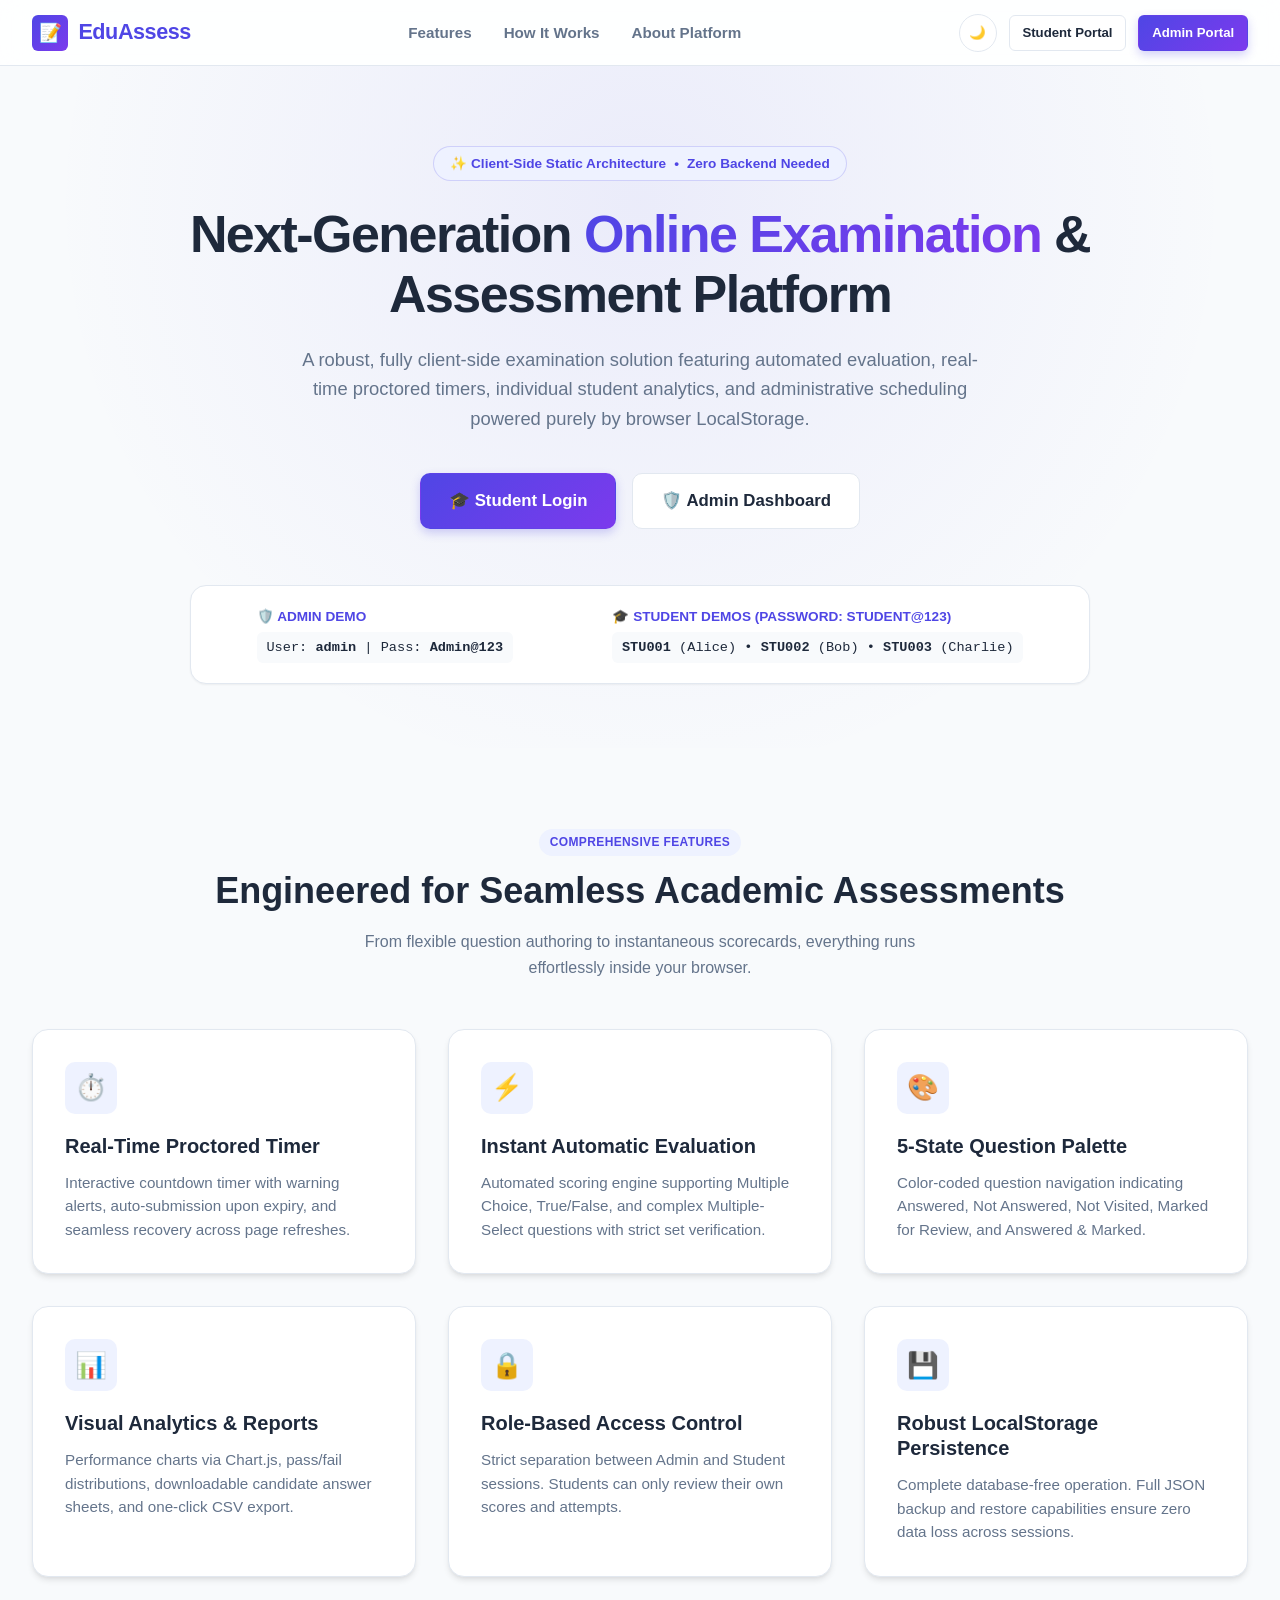
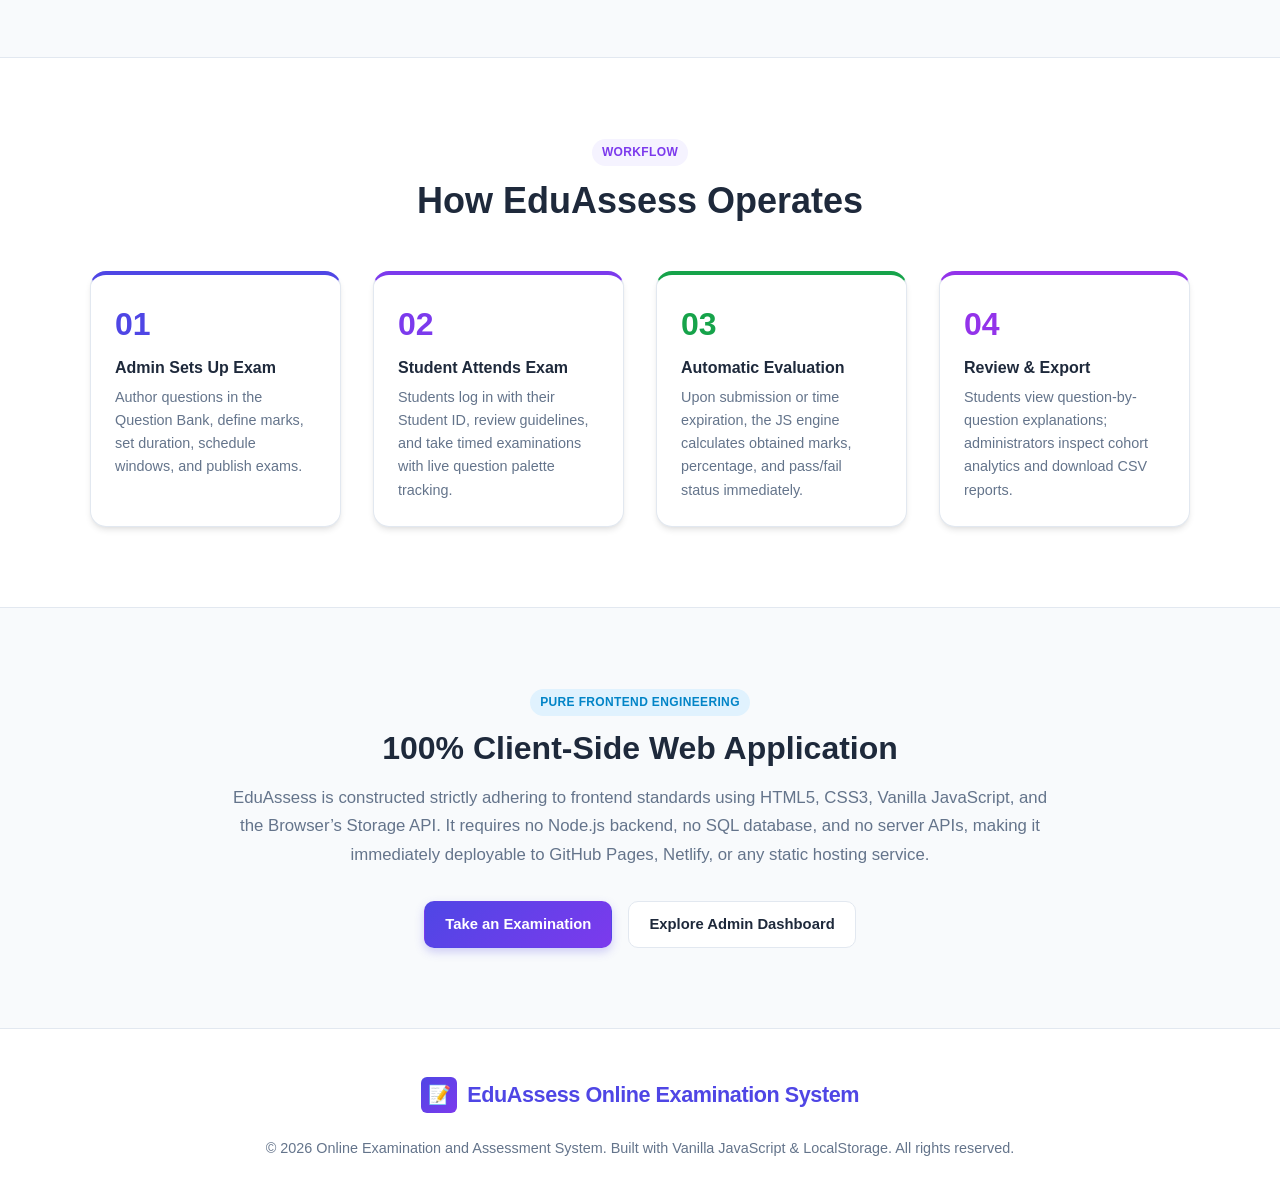
<file: index.html>
<!DOCTYPE html>
<html lang="en">
<head>
  <meta charset="UTF-8" />
  <meta http-equiv="X-UA-Compatible" content="IE=edge" />
  <meta name="viewport" content="width=device-width, initial-scale=1.0" />
  <title>Online Examination and Assessment System | EduAssess</title>
  <link rel="stylesheet" href="css/style.css" />
  <link rel="stylesheet" href="css/responsive.css" />
  <script src="js/questions-data.js"></script>
  <script src="js/storage.js"></script>
  <script src="js/app.js"></script>
  <script src="js/auth.js"></script>
</head>
<body>
  <!-- Navigation Bar -->
  <header class="landing-navbar">
    <div class="nav-container">
      <a href="index.html" class="brand-logo">
        <div class="brand-icon">📝</div>
        <span>EduAssess</span>
      </a>

      <ul class="nav-menu">
        <li><a href="#features" class="nav-link">Features</a></li>
        <li><a href="#howitworks" class="nav-link">How It Works</a></li>
        <li><a href="#about" class="nav-link">About Platform</a></li>
      </ul>

      <div class="nav-actions">
        <button class="theme-toggle-btn" id="theme-toggle" aria-label="Toggle theme">🌙</button>
        <a href="student-login.html" class="btn btn-secondary btn-sm">Student Portal</a>
        <a href="admin-login.html" class="btn btn-primary btn-sm">Admin Portal</a>
      </div>
    </div>
  </header>

  <!-- Hero Section -->
  <section class="hero-section">
    <div style="max-width: 960px; margin: 0 auto;">
      <div class="hero-badge">
        <span>✨ Client-Side Static Architecture</span>
        <span>•</span>
        <span>Zero Backend Needed</span>
      </div>

      <h1 class="hero-title">
        Next-Generation <span>Online Examination</span> & Assessment Platform
      </h1>

      <p class="hero-desc">
        A robust, fully client-side examination solution featuring automated evaluation, real-time proctored timers, individual student analytics, and administrative scheduling powered purely by browser LocalStorage.
      </p>

      <div class="hero-cta">
        <a href="student-login.html" class="btn btn-primary btn-lg">
          <span>🎓 Student Login</span>
        </a>
        <a href="admin-login.html" class="btn btn-secondary btn-lg">
          <span>🛡️ Admin Dashboard</span>
        </a>
      </div>

      <!-- Quick Demo Credentials Box -->
      <div class="demo-banner">
        <div class="demo-item">
          <span class="demo-title">🛡️ Admin Demo</span>
          <span class="demo-detail">User: <strong>admin</strong> | Pass: <strong>Admin@123</strong></span>
        </div>
        <div class="demo-item">
          <span class="demo-title">🎓 Student Demos (Password: Student@123)</span>
          <span class="demo-detail"><strong>STU001</strong> (Alice) • <strong>STU002</strong> (Bob) • <strong>STU003</strong> (Charlie)</span>
        </div>
      </div>
    </div>
  </section>

  <!-- Key Features Section -->
  <section id="features" style="padding: 5rem 2rem; max-width: 1280px; margin: 0 auto; text-align: center;">
    <span class="badge badge-primary">Comprehensive Features</span>
    <h2 style="font-size: 2.25rem; font-weight: 800; margin: 0.75rem 0 1rem;">Engineered for Seamless Academic Assessments</h2>
    <p class="text-muted" style="max-width: 600px; margin: 0 auto 3rem;">
      From flexible question authoring to instantaneous scorecards, everything runs effortlessly inside your browser.
    </p>

    <div class="features-grid">
      <div class="card feature-card">
        <div class="feature-icon-wrapper">⏱️</div>
        <h3 class="feature-title">Real-Time Proctored Timer</h3>
        <p class="feature-desc">Interactive countdown timer with warning alerts, auto-submission upon expiry, and seamless recovery across page refreshes.</p>
      </div>

      <div class="card feature-card">
        <div class="feature-icon-wrapper">⚡</div>
        <h3 class="feature-title">Instant Automatic Evaluation</h3>
        <p class="feature-desc">Automated scoring engine supporting Multiple Choice, True/False, and complex Multiple-Select questions with strict set verification.</p>
      </div>

      <div class="card feature-card">
        <div class="feature-icon-wrapper">🎨</div>
        <h3 class="feature-title">5-State Question Palette</h3>
        <p class="feature-desc">Color-coded question navigation indicating Answered, Not Answered, Not Visited, Marked for Review, and Answered & Marked.</p>
      </div>

      <div class="card feature-card">
        <div class="feature-icon-wrapper">📊</div>
        <h3 class="feature-title">Visual Analytics & Reports</h3>
        <p class="feature-desc">Performance charts via Chart.js, pass/fail distributions, downloadable candidate answer sheets, and one-click CSV export.</p>
      </div>

      <div class="card feature-card">
        <div class="feature-icon-wrapper">🔒</div>
        <h3 class="feature-title">Role-Based Access Control</h3>
        <p class="feature-desc">Strict separation between Admin and Student sessions. Students can only review their own scores and attempts.</p>
      </div>

      <div class="card feature-card">
        <div class="feature-icon-wrapper">💾</div>
        <h3 class="feature-title">Robust LocalStorage Persistence</h3>
        <p class="feature-desc">Complete database-free operation. Full JSON backup and restore capabilities ensure zero data loss across sessions.</p>
      </div>
    </div>
  </section>

  <!-- How It Works Section -->
  <section id="howitworks" style="padding: 5rem 2rem; background: var(--surface); border-top: 1px solid var(--border); border-bottom: 1px solid var(--border);">
    <div style="max-width: 1100px; margin: 0 auto; text-align: center;">
      <span class="badge badge-secondary">Workflow</span>
      <h2 style="font-size: 2.25rem; font-weight: 800; margin: 0.75rem 0 3rem;">How EduAssess Operates</h2>

      <div style="display: grid; grid-template-columns: repeat(auto-fit, minmax(240px, 1fr)); gap: 2rem; text-align: left;">
        <div class="card" style="border-top: 4px solid var(--primary);">
          <div style="font-size: 2rem; font-weight: 900; color: var(--primary); margin-bottom: 0.5rem;">01</div>
          <h4 style="margin-bottom: 0.5rem;">Admin Sets Up Exam</h4>
          <p class="text-muted" style="font-size: 0.9rem;">Author questions in the Question Bank, define marks, set duration, schedule windows, and publish exams.</p>
        </div>

        <div class="card" style="border-top: 4px solid var(--secondary);">
          <div style="font-size: 2rem; font-weight: 900; color: var(--secondary); margin-bottom: 0.5rem;">02</div>
          <h4 style="margin-bottom: 0.5rem;">Student Attends Exam</h4>
          <p class="text-muted" style="font-size: 0.9rem;">Students log in with their Student ID, review guidelines, and take timed examinations with live question palette tracking.</p>
        </div>

        <div class="card" style="border-top: 4px solid var(--success);">
          <div style="font-size: 2rem; font-weight: 900; color: var(--success); margin-bottom: 0.5rem;">03</div>
          <h4 style="margin-bottom: 0.5rem;">Automatic Evaluation</h4>
          <p class="text-muted" style="font-size: 0.9rem;">Upon submission or time expiration, the JS engine calculates obtained marks, percentage, and pass/fail status immediately.</p>
        </div>

        <div class="card" style="border-top: 4px solid var(--purple);">
          <div style="font-size: 2rem; font-weight: 900; color: var(--purple); margin-bottom: 0.5rem;">04</div>
          <h4 style="margin-bottom: 0.5rem;">Review & Export</h4>
          <p class="text-muted" style="font-size: 0.9rem;">Students view question-by-question explanations; administrators inspect cohort analytics and download CSV reports.</p>
        </div>
      </div>
    </div>
  </section>

  <!-- About Section -->
  <section id="about" style="padding: 5rem 2rem; max-width: 900px; margin: 0 auto; text-align: center;">
    <span class="badge badge-info">Pure Frontend Engineering</span>
    <h2 style="font-size: 2rem; font-weight: 800; margin: 0.75rem 0 1rem;">100% Client-Side Web Application</h2>
    <p class="text-muted" style="font-size: 1.05rem; line-height: 1.7; margin-bottom: 2rem;">
      EduAssess is constructed strictly adhering to frontend standards using HTML5, CSS3, Vanilla JavaScript, and the Browser’s Storage API. It requires no Node.js backend, no SQL database, and no server APIs, making it immediately deployable to GitHub Pages, Netlify, or any static hosting service.
    </p>

    <div style="display: flex; justify-content: center; gap: 1rem; flex-wrap: wrap;">
      <a href="student-login.html" class="btn btn-primary">Take an Examination</a>
      <a href="admin-login.html" class="btn btn-secondary">Explore Admin Dashboard</a>
    </div>
  </section>

  <!-- Footer -->
  <footer class="main-footer">
    <div class="footer-content">
      <div class="brand-logo">
        <div class="brand-icon">📝</div>
        <span>EduAssess Online Examination System</span>
      </div>
      <p class="footer-copy">
        &copy; 2026 Online Examination and Assessment System. Built with Vanilla JavaScript & LocalStorage. All rights reserved.
      </p>
    </div>
  </footer>
</body>
</html>
</file>
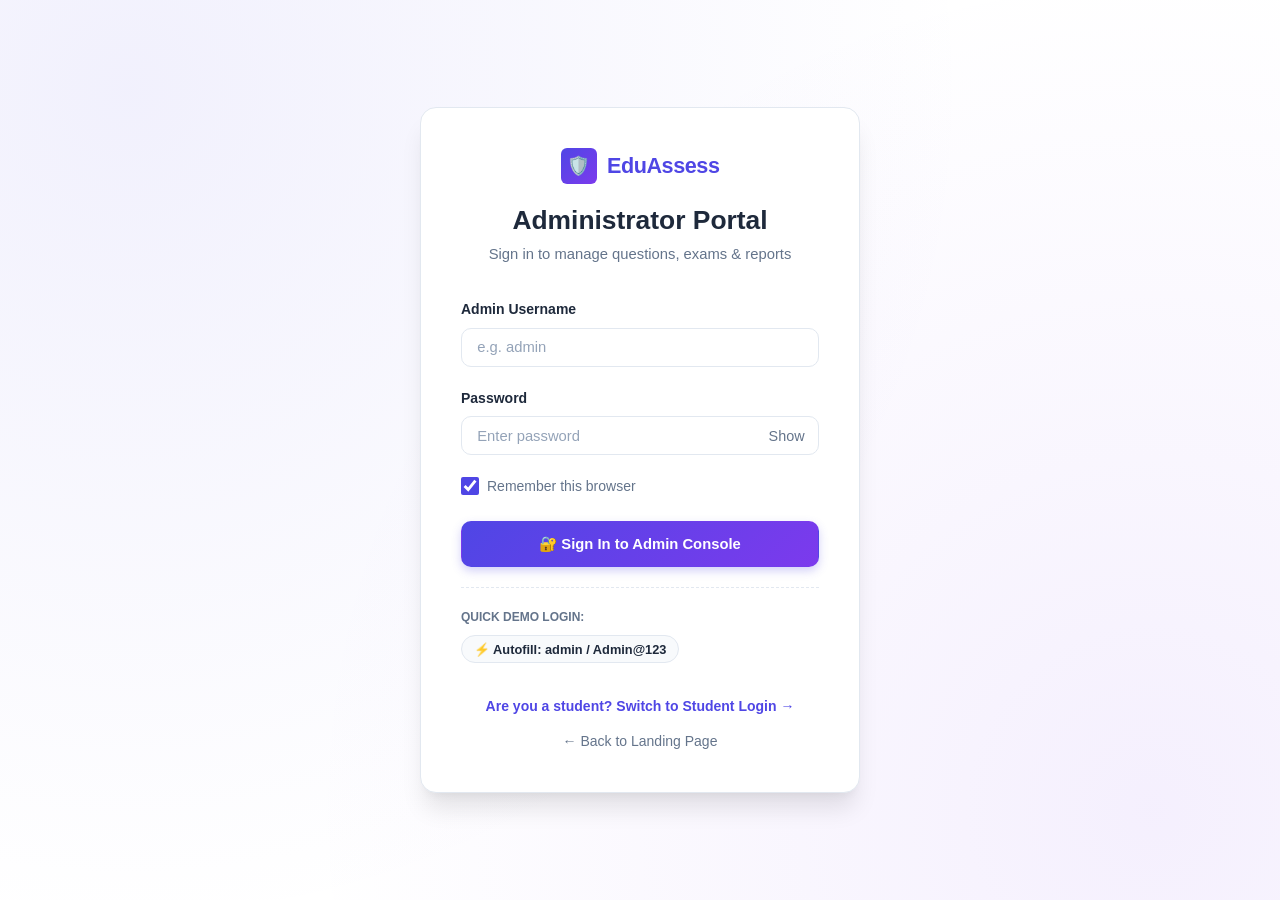
<file: admin-login.html>
<!DOCTYPE html>
<html lang="en">
<head>
  <meta charset="UTF-8" />
  <meta http-equiv="X-UA-Compatible" content="IE=edge" />
  <meta name="viewport" content="width=device-width, initial-scale=1.0" />
  <title>Admin Login | EduAssess Online Examination System</title>
  <link rel="stylesheet" href="css/style.css" />
  <link rel="stylesheet" href="css/responsive.css" />
  <script src="js/storage.js"></script>
  <script src="js/app.js"></script>
  <script src="js/auth.js"></script>
</head>
<body class="auth-page">
  <div class="auth-card">
    <div class="auth-header">
      <a href="index.html" class="brand-logo">
        <div class="brand-icon">🛡️</div>
        <span>EduAssess</span>
      </a>
      <h2 class="auth-title">Administrator Portal</h2>
      <p class="auth-subtitle">Sign in to manage questions, exams & reports</p>
    </div>

    <div id="admin-login-error" class="badge badge-danger" style="display:none; width:100%; padding:0.6rem; margin-bottom:1.25rem; text-align:center;"></div>

    <form id="admin-login-form">
      <div class="form-group">
        <label class="form-label" for="admin-username">Admin Username</label>
        <input type="text" id="admin-username" class="form-control" placeholder="e.g. admin" required autocomplete="username" />
      </div>

      <div class="form-group">
        <label class="form-label" for="admin-password">Password</label>
        <div class="input-group">
          <input type="password" id="admin-password" class="form-control" placeholder="Enter password" required autocomplete="current-password" />
          <button type="button" class="btn-inline pwd-toggle-btn" data-target="admin-password">Show</button>
        </div>
      </div>

      <div class="form-check" style="margin-bottom:1.5rem;">
        <input type="checkbox" id="admin-remember" checked />
        <label for="admin-remember" style="font-size:0.875rem; color:var(--text-muted); cursor:pointer;">Remember this browser</label>
      </div>

      <button type="submit" class="btn btn-primary" style="width:100%; padding:0.8rem;">
        <span>🔐 Sign In to Admin Console</span>
      </button>
    </form>

    <!-- Quick Demo Autofill -->
    <div class="demo-account-pills">
      <span style="font-size:0.75rem; font-weight:700; color:var(--text-muted); width:100%;">QUICK DEMO LOGIN:</span>
      <button type="button" class="demo-pill-btn" data-demo-user="admin" data-demo-pass="Admin@123">
        ⚡ Autofill: admin / Admin@123
      </button>
    </div>

    <div style="text-align:center; margin-top:2rem; font-size:0.875rem;">
      <a href="student-login.html" class="text-primary" style="font-weight:600;">Are you a student? Switch to Student Login &rarr;</a>
      <div style="margin-top:0.75rem;">
        <a href="index.html" class="text-muted">&larr; Back to Landing Page</a>
      </div>
    </div>
  </div>
</body>
</html>
</file>
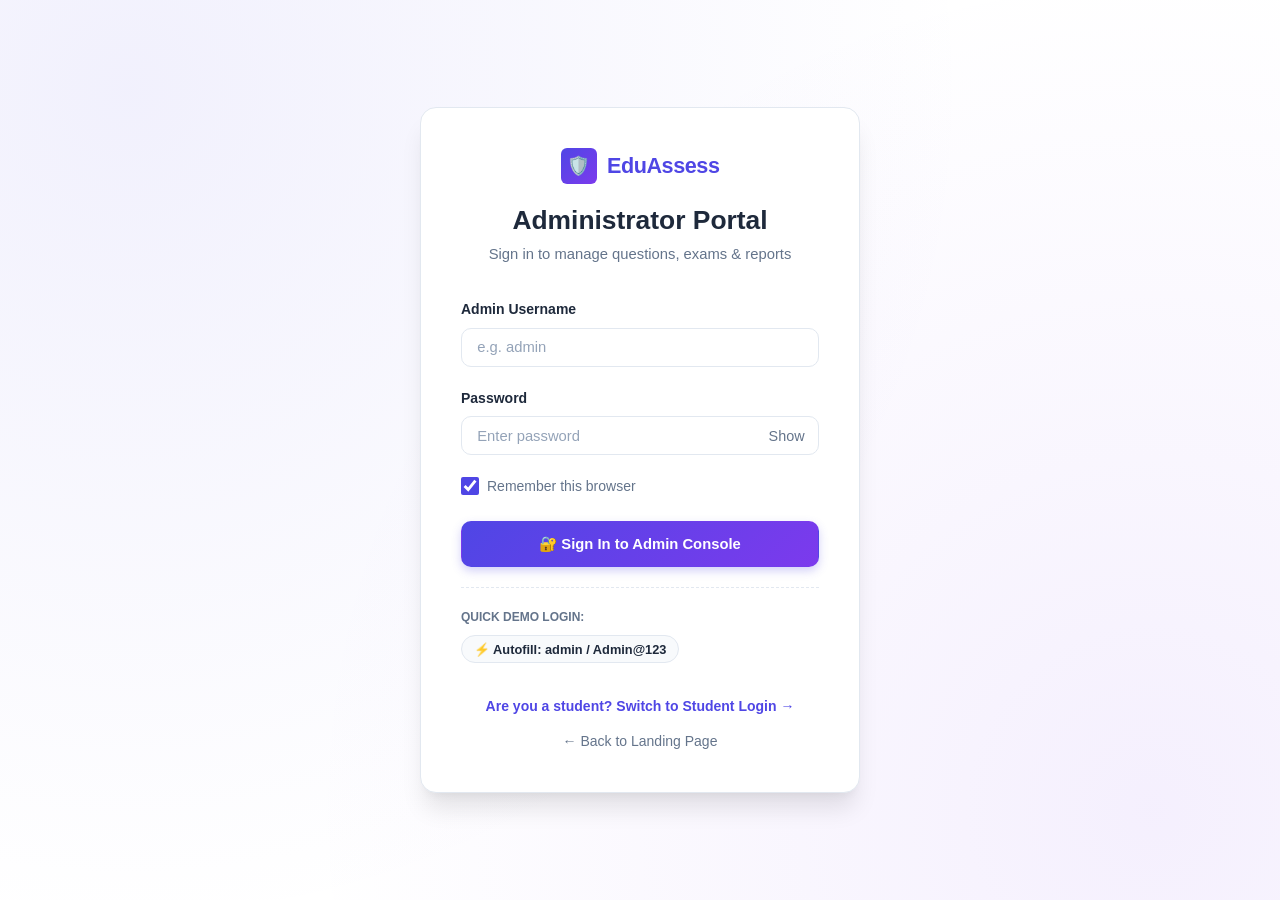
<file: admin-results.html>
<!DOCTYPE html>
<html lang="en">
<head>
  <meta charset="UTF-8" />
  <meta http-equiv="X-UA-Compatible" content="IE=edge" />
  <meta name="viewport" content="width=device-width, initial-scale=1.0" />
  <title>Results & Performance Reports | EduAssess</title>
  <link rel="stylesheet" href="css/style.css" />
  <link rel="stylesheet" href="css/dashboard.css" />
  <link rel="stylesheet" href="css/responsive.css" />
  <script src="js/storage.js"></script>
  <script src="js/app.js"></script>
  <script src="js/auth.js"></script>
  <script src="js/results.js"></script>
</head>
<body>
  <div class="app-container">
    <!-- Sidebar -->
    <aside class="sidebar">
      <div class="sidebar-header">
        <a href="admin-dashboard.html" class="sidebar-brand">
          <div class="brand-icon">🛡️</div>
          <span>EduAssess</span>
        </a>
        <span class="sidebar-role-badge">ADMIN</span>
      </div>

      <ul class="sidebar-nav">
        <li class="nav-section-title">Core Management</li>
        <li class="sidebar-item">
          <a href="admin-dashboard.html">
            <span class="nav-icon">📊</span>
            <span>Dashboard Overview</span>
          </a>
        </li>
        <li class="sidebar-item">
          <a href="admin-dashboard.html#student-management-section">
            <span class="nav-icon">👥</span>
            <span>Students Directory</span>
          </a>
        </li>
        <li class="sidebar-item">
          <a href="question-bank.html">
            <span class="nav-icon">❓</span>
            <span>Question Bank</span>
          </a>
        </li>
        <li class="sidebar-item">
          <a href="exam-management.html">
            <span class="nav-icon">📝</span>
            <span>Exam Management</span>
          </a>
        </li>
        <li class="sidebar-item active">
          <a href="admin-results.html">
            <span class="nav-icon">📈</span>
            <span>Results & Reports</span>
          </a>
        </li>
        <li class="sidebar-item">
          <a href="video-modules.html">
            <span class="nav-icon">🎥</span>
            <span>Video Modules</span>
          </a>
        </li>
        <li class="nav-section-title" style="margin-top:1rem;">Account</li>
        <li class="sidebar-item">
          <a href="profile.html">
            <span class="nav-icon">👤</span>
            <span>My Profile</span>
          </a>
        </li>
        <li class="sidebar-item">
          <a href="#" class="btn-logout" style="color:var(--danger);">
            <span class="nav-icon">🚪</span>
            <span>Sign Out</span>
          </a>
        </li>
      </ul>

      <div class="sidebar-footer">
        <div class="user-mini-profile">
          <div class="user-avatar">A</div>
          <div class="user-info">
            <div class="user-name">Administrator</div>
            <div class="user-role-label">System Admin</div>
          </div>
        </div>
      </div>
    </aside>

    <!-- Main Wrapper -->
    <div class="main-wrapper">
      <header class="top-navbar">
        <div class="nav-left">
          <button class="mobile-toggle-btn" aria-label="Toggle Navigation">☰</button>
          <div class="page-breadcrumb">Examination Results & Performance Reports</div>
        </div>
        <div class="nav-right">
          <button class="theme-toggle-btn" id="theme-toggle" aria-label="Toggle theme">🌙</button>
          <button class="btn btn-sm btn-secondary no-print" onclick="window.print()">🖨️ Print Report</button>
          <button class="btn btn-sm btn-primary no-print" id="btn-export-csv">📥 Export to CSV</button>
        </div>
      </header>

      <main class="dashboard-content">
        <!-- Summary Stats Metric Cards -->
        <section class="stats-grid" style="grid-template-columns: repeat(auto-fit, minmax(180px, 1fr)); margin-bottom:2rem;">
          <div class="stat-card">
            <div class="stat-icon primary">📝</div>
            <div class="stat-info">
              <span class="stat-title">Exams Conducted</span>
              <span class="stat-value" id="metric-total-conducted">0</span>
            </div>
          </div>

          <div class="stat-card">
            <div class="stat-icon info">👥</div>
            <div class="stat-info">
              <span class="stat-title">Students Tested</span>
              <span class="stat-value" id="metric-total-students-part">0</span>
            </div>
          </div>

          <div class="stat-card">
            <div class="stat-icon success">📊</div>
            <div class="stat-info">
              <span class="stat-title">Average Score</span>
              <span class="stat-value" id="metric-avg-score">0%</span>
            </div>
          </div>

          <div class="stat-card">
            <div class="stat-icon warning">⭐</div>
            <div class="stat-info">
              <span class="stat-title">Highest Score</span>
              <span class="stat-value" id="metric-highest-score">0%</span>
            </div>
          </div>

          <div class="stat-card">
            <div class="stat-icon danger">📉</div>
            <div class="stat-info">
              <span class="stat-title">Lowest Score</span>
              <span class="stat-value" id="metric-lowest-score">0%</span>
            </div>
          </div>

          <div class="stat-card">
            <div class="stat-icon success">🏆</div>
            <div class="stat-info">
              <span class="stat-title">Pass Rate</span>
              <span class="stat-value" id="metric-pass-percent">0%</span>
            </div>
          </div>
        </section>

        <!-- Master Results Table -->
        <div class="card">
          <div class="card-header">
            <div>
              <h3 class="card-title">Candidate Evaluation Records</h3>
              <p class="text-muted" style="font-size:0.875rem; margin-top:0.25rem;">
                Search, filter, and inspect detailed answer sheets for every student submission.
              </p>
            </div>
          </div>

          <!-- Toolbar -->
          <div class="table-toolbar no-print">
            <div class="search-box">
              <span class="search-icon">🔍</span>
              <input type="text" id="search-admin-results" class="form-control" placeholder="Search by student name, ID or exam..." />
            </div>

            <div class="filter-group">
              <select id="filter-result-exam" class="form-select" style="min-width:180px;">
                <option value="">All Examinations</option>
              </select>

              <select id="filter-result-subject" class="form-select">
                <option value="">All Subjects</option>
                <option value="Computer Networks">Computer Networks</option>
                <option value="Cyber Security">Cyber Security</option>
                <option value="Database Management Systems">Database Management Systems</option>
                <option value="Operating Systems">Operating Systems</option>
              </select>

              <select id="filter-result-status" class="form-select">
                <option value="">All Outcomes</option>
                <option value="PASS">Passed Only</option>
                <option value="FAIL">Failed Only</option>
              </select>
            </div>
          </div>

          <div class="table-responsive">
            <table class="data-table">
              <thead>
                <tr>
                  <th>Result ID</th>
                  <th>Candidate</th>
                  <th>Exam Title</th>
                  <th>Subject</th>
                  <th>Score</th>
                  <th>Percentage</th>
                  <th>Outcome</th>
                  <th>Submitted At</th>
                  <th class="no-print">Inspection</th>
                </tr>
              </thead>
              <tbody id="admin-results-tbody">
                <!-- Dynamically populated by results.js -->
              </tbody>
            </table>
          </div>
        </div>
      </main>
    </div>
  </div>
</body>
</html>
</file>
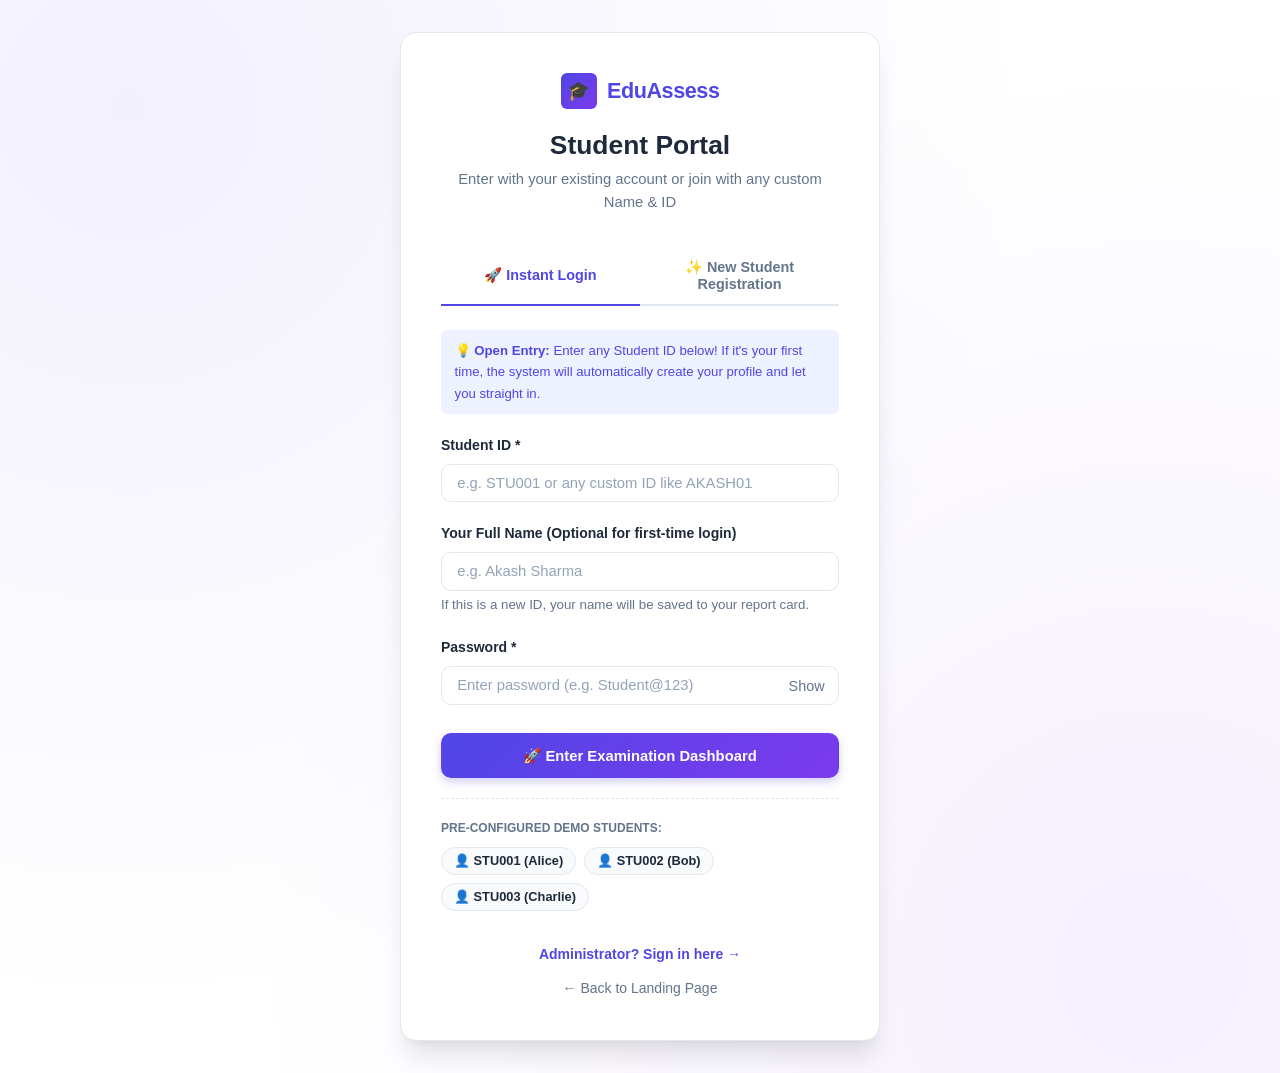
<file: exam-instructions.html>
<!DOCTYPE html>
<html lang="en">
<head>
  <meta charset="UTF-8" />
  <meta http-equiv="X-UA-Compatible" content="IE=edge" />
  <meta name="viewport" content="width=device-width, initial-scale=1.0" />
  <title>Examination Instructions | EduAssess</title>
  <link rel="stylesheet" href="css/style.css" />
  <link rel="stylesheet" href="css/responsive.css" />
  <script src="js/storage.js"></script>
  <script src="js/app.js"></script>
  <script src="js/auth.js"></script>
  <style>
    .instructions-container {
      max-width: 820px;
      margin: 3rem auto;
      padding: 0 1.5rem;
    }
    .instruction-step {
      display: flex;
      align-items: flex-start;
      gap: 1rem;
      padding: 1rem 0;
      border-bottom: 1px solid var(--border);
    }
    .step-icon {
      width: 38px;
      height: 38px;
      border-radius: var(--radius-full);
      background: var(--primary-light);
      color: var(--primary);
      display: flex;
      align-items: center;
      justify-content: center;
      font-weight: 800;
      flex-shrink: 0;
    }
  </style>
</head>
<body style="background-color: var(--bg);">
  <header class="landing-navbar">
    <div class="nav-container">
      <a href="student-dashboard.html" class="brand-logo">
        <div class="brand-icon">📝</div>
        <span>EduAssess</span>
      </a>
      <div class="nav-actions">
        <button class="theme-toggle-btn" id="theme-toggle" aria-label="Toggle theme">🌙</button>
        <a href="student-dashboard.html" class="btn btn-secondary btn-sm">Exit to Dashboard</a>
      </div>
    </div>
  </header>

  <main class="instructions-container">
    <div class="card" style="box-shadow: var(--shadow-lg);">
      <!-- Exam Brief Banner -->
      <div style="background: linear-gradient(135deg, var(--primary), var(--secondary)); color: #FFFFFF; border-radius: var(--radius); padding: 1.75rem 2rem; margin-bottom: 2rem;">
        <span class="badge" style="background: rgba(255,255,255,0.2); color:#FFFFFF; margin-bottom:0.5rem;" id="inst-subject">General</span>
        <h2 style="color: #FFFFFF; font-size: 1.85rem; font-weight: 800; margin-bottom: 0.5rem;" id="inst-title">Examination Title</h2>
        <div style="display: flex; flex-wrap: wrap; gap: 1.5rem; font-size: 0.95rem; opacity: 0.95;">
          <span>⏱️ Duration: <strong id="inst-duration">20 mins</strong></span>
          <span>❓ Questions: <strong id="inst-q-count">10</strong></span>
          <span>🎯 Total Marks: <strong id="inst-marks">20</strong></span>
          <span>🏆 Passing: <strong id="inst-pass">50%</strong></span>
        </div>
      </div>

      <h3 style="font-size: 1.25rem; font-weight: 800; margin-bottom: 1rem;">Candidate Rules & Instructions</h3>

      <div class="instruction-step">
        <div class="step-icon">1</div>
        <div>
          <h4 style="font-size: 1rem; margin-bottom: 0.25rem;">Read Every Question Carefully</h4>
          <p class="text-muted" style="font-size: 0.9rem;">
            Questions may consist of Multiple Choice (single selection), True/False, or Multiple Select (select all valid options). Each question carries specified marks.
          </p>
        </div>
      </div>

      <div class="instruction-step">
        <div class="step-icon">2</div>
        <div>
          <h4 style="font-size: 1rem; margin-bottom: 0.25rem;">Continuous Countdown Timer</h4>
          <p class="text-muted" style="font-size: 0.9rem;">
            The countdown timer commences as soon as you click "Begin Examination". The timer turns red with a pulsating warning when less than 5 minutes remain.
          </p>
        </div>
      </div>

      <div class="instruction-step">
        <div class="step-icon">3</div>
        <div>
          <h4 style="font-size: 1rem; margin-bottom: 0.25rem;">Automatic Submission on Timer Expiry</h4>
          <p class="text-muted" style="font-size: 0.9rem;">
            When the timer reaches 00:00:00, your test will automatically finalize and submit all currently selected responses for automatic evaluation.
          </p>
        </div>
      </div>

      <div class="instruction-step">
        <div class="step-icon">4</div>
        <div>
          <h4 style="font-size: 1rem; margin-bottom: 0.25rem;">Question Palette Color Codes</h4>
          <p class="text-muted" style="font-size: 0.9rem;">
            The right-hand question palette uses distinct colors: Grey (Not Visited), Red (Not Answered), Green (Answered), and Purple (Marked for Review). You may navigate between questions freely.
          </p>
        </div>
      </div>

      <div class="instruction-step" style="border-bottom: none;">
        <div class="step-icon">5</div>
        <div>
          <h4 style="font-size: 1rem; margin-bottom: 0.25rem;">State Persistence & Final Review</h4>
          <p class="text-muted" style="font-size: 0.9rem;">
            Your responses and remaining time are synchronized automatically. You can review and modify your answers at any point prior to final confirmation.
          </p>
        </div>
      </div>

      <!-- Agreement Checkbox -->
      <div style="background: var(--bg); border: 1.5px solid var(--border); border-radius: var(--radius); padding: 1.25rem; margin: 2rem 0 1.5rem;">
        <label class="form-check" style="margin: 0; align-items: flex-start;">
          <input type="checkbox" id="agree-checkbox" style="margin-top: 0.25rem;" />
          <span style="font-size: 0.95rem; font-weight: 600; color: var(--text); line-height: 1.5;">
            I have read, understood, and agreed to abide by all the examination rules, instructions, and academic integrity policies outlined above.
          </span>
        </label>
      </div>

      <div style="display: flex; justify-content: space-between; align-items: center; flex-wrap: wrap; gap: 1rem;">
        <a href="student-dashboard.html" class="btn btn-secondary">Cancel & Return</a>
        <button id="btn-start-exam" class="btn btn-primary btn-lg" disabled>
          🚀 Begin Examination Now
        </button>
      </div>
    </div>
  </main>

  <script>
    document.addEventListener('DOMContentLoaded', () => {
      if (!window.OES_Auth || !window.OES_Auth.checkAuth('student')) return;

      const urlParams = new URLSearchParams(window.location.search);
      const examId = urlParams.get('id');

      if (!examId) {
        window.location.href = 'student-dashboard.html';
        return;
      }

      const exam = window.OES_Storage.getExamById(examId);
      if (!exam) {
        alert('Examination not found.');
        window.location.href = 'student-dashboard.html';
        return;
      }

      document.getElementById('inst-title').textContent = exam.title;
      document.getElementById('inst-subject').textContent = exam.subject;
      document.getElementById('inst-duration').textContent = `${exam.duration} Minutes`;
      document.getElementById('inst-q-count').textContent = exam.questionIds ? exam.questionIds.length : 0;
      document.getElementById('inst-marks').textContent = exam.totalMarks;
      document.getElementById('inst-pass').textContent = `${exam.passingPercent}%`;

      const checkbox = document.getElementById('agree-checkbox');
      const startBtn = document.getElementById('btn-start-exam');

      checkbox.addEventListener('change', () => {
        startBtn.disabled = !checkbox.checked;
      });

      startBtn.addEventListener('click', () => {
        // Clear any previous stray session if for a different exam
        const session = window.OES_Storage.getActiveSession();
        if (session && session.examId !== exam.id) {
          window.OES_Storage.clearActiveSession();
        }
        window.location.href = `take-exam.html?id=${encodeURIComponent(exam.id)}`;
      });
    });
  </script>
</body>
</html>
</file>
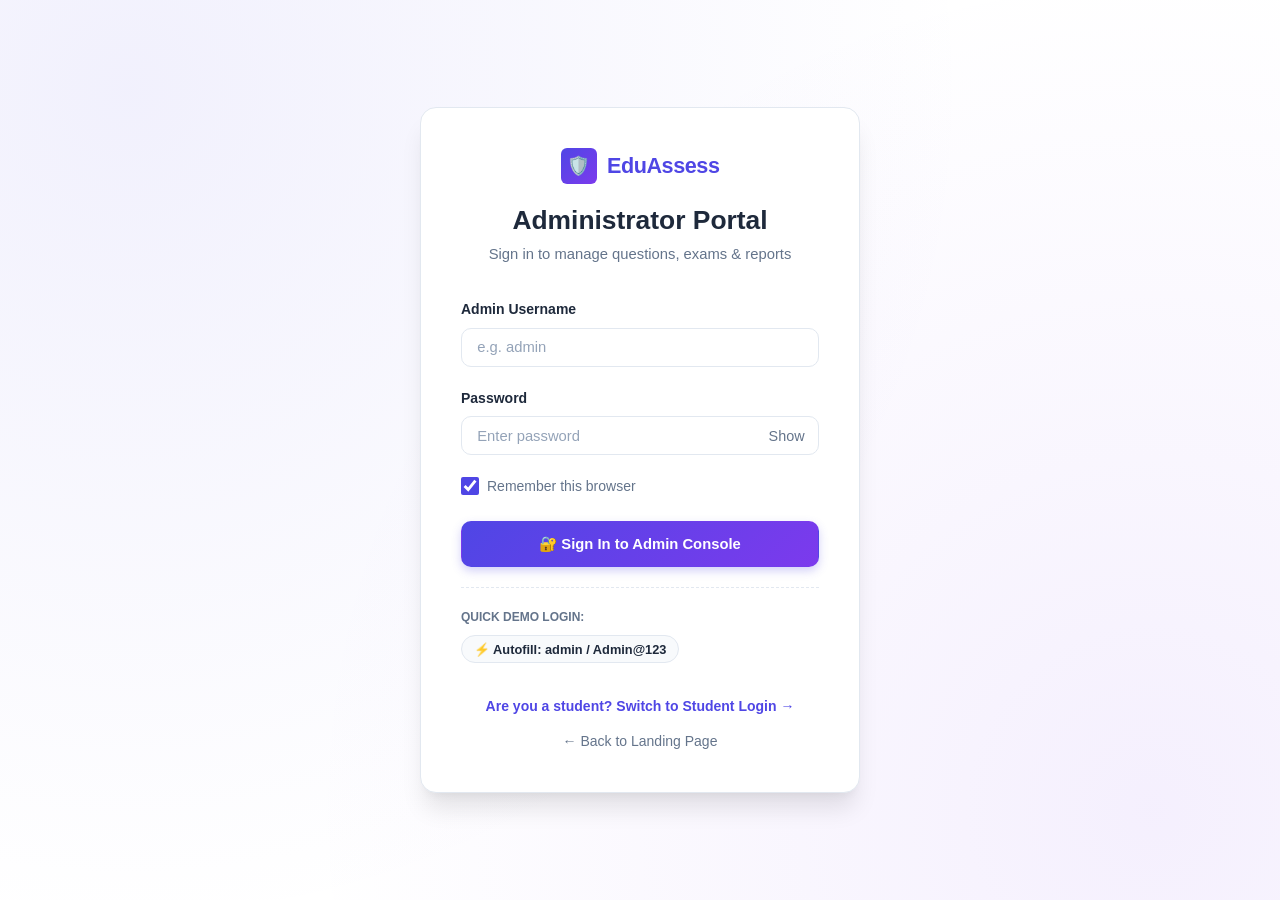
<file: exam-management.html>
<!DOCTYPE html>
<html lang="en">
<head>
  <meta charset="UTF-8" />
  <meta http-equiv="X-UA-Compatible" content="IE=edge" />
  <meta name="viewport" content="width=device-width, initial-scale=1.0" />
  <title>Exam Management & Scheduling | EduAssess</title>
  <link rel="stylesheet" href="css/style.css" />
  <link rel="stylesheet" href="css/dashboard.css" />
  <link rel="stylesheet" href="css/responsive.css" />
  <script src="js/questions-data.js"></script>
  <script src="js/storage.js"></script>
  <script src="js/app.js"></script>
  <script src="js/auth.js"></script>
  <script src="js/exams.js"></script>
</head>
<body>
  <div class="app-container">
    <!-- Sidebar -->
    <aside class="sidebar">
      <div class="sidebar-header">
        <a href="admin-dashboard.html" class="sidebar-brand">
          <div class="brand-icon">🛡️</div>
          <span>EduAssess</span>
        </a>
        <span class="sidebar-role-badge">ADMIN</span>
      </div>

      <ul class="sidebar-nav">
        <li class="nav-section-title">Core Management</li>
        <li class="sidebar-item">
          <a href="admin-dashboard.html">
            <span class="nav-icon">📊</span>
            <span>Dashboard Overview</span>
          </a>
        </li>
        <li class="sidebar-item">
          <a href="admin-dashboard.html#student-management-section">
            <span class="nav-icon">👥</span>
            <span>Students Directory</span>
          </a>
        </li>
        <li class="sidebar-item">
          <a href="question-bank.html">
            <span class="nav-icon">❓</span>
            <span>Question Bank</span>
          </a>
        </li>
        <li class="sidebar-item active">
          <a href="exam-management.html">
            <span class="nav-icon">📝</span>
            <span>Exam Management</span>
          </a>
        </li>
        <li class="sidebar-item">
          <a href="admin-results.html">
            <span class="nav-icon">📈</span>
            <span>Results & Reports</span>
          </a>
        </li>
        <li class="sidebar-item">
          <a href="video-modules.html">
            <span class="nav-icon">🎥</span>
            <span>Video Modules</span>
          </a>
        </li>
        <li class="nav-section-title" style="margin-top:1rem;">Account</li>
        <li class="sidebar-item">
          <a href="profile.html">
            <span class="nav-icon">👤</span>
            <span>My Profile</span>
          </a>
        </li>
        <li class="sidebar-item">
          <a href="#" class="btn-logout" style="color:var(--danger);">
            <span class="nav-icon">🚪</span>
            <span>Sign Out</span>
          </a>
        </li>
      </ul>

      <div class="sidebar-footer">
        <div class="user-mini-profile">
          <div class="user-avatar">A</div>
          <div class="user-info">
            <div class="user-name">Administrator</div>
            <div class="user-role-label">System Admin</div>
          </div>
        </div>
      </div>
    </aside>

    <!-- Main Wrapper -->
    <div class="main-wrapper">
      <header class="top-navbar">
        <div class="nav-left">
          <button class="mobile-toggle-btn" aria-label="Toggle Navigation">☰</button>
          <div class="page-breadcrumb">Examinations & Schedules</div>
        </div>
        <div class="nav-right">
          <button class="theme-toggle-btn" id="theme-toggle" aria-label="Toggle theme">🌙</button>
          <button class="btn btn-sm btn-primary" id="btn-create-exam">➕ Create Examination</button>
        </div>
      </header>

      <main class="dashboard-content">
        <div class="card" style="margin-bottom:1.5rem;">
          <div class="card-header">
            <div>
              <h3 class="card-title">Configured Examinations</h3>
              <p class="text-muted" style="font-size:0.875rem; margin-top:0.25rem;">
                Schedule assessment windows, assign questions, and publish exams for student attendance.
              </p>
            </div>
            <span class="badge badge-primary" id="exam-count-display">0 Examinations</span>
          </div>

          <!-- Toolbar -->
          <div class="table-toolbar">
            <div class="search-box">
              <span class="search-icon">🔍</span>
              <input type="text" id="search-exams" class="form-control" placeholder="Search by exam title or ID..." />
            </div>

            <div class="filter-group">
              <select id="filter-exam-subject" class="form-select">
                <option value="">All Subjects</option>
                <option value="Computer Networks">Computer Networks</option>
                <option value="Cyber Security">Cyber Security</option>
                <option value="Database Management Systems">Database Management Systems</option>
                <option value="Operating Systems">Operating Systems</option>
              </select>

              <select id="filter-exam-status" class="form-select">
                <option value="">All Statuses</option>
                <option value="Active">Active</option>
                <option value="Scheduled">Scheduled</option>
                <option value="Draft">Draft</option>
                <option value="Completed">Completed</option>
              </select>
            </div>
          </div>

          <div class="table-responsive">
            <table class="data-table">
              <thead>
                <tr>
                  <th>Exam ID</th>
                  <th>Title & Description</th>
                  <th>Subject</th>
                  <th>Questions & Marks</th>
                  <th>Duration</th>
                  <th>Status</th>
                  <th>Availability Window</th>
                  <th>Actions</th>
                </tr>
              </thead>
              <tbody id="exams-table-body">
                <!-- Dynamically populated -->
              </tbody>
            </table>
          </div>
        </div>
      </main>
    </div>
  </div>

  <!-- Create/Edit Exam Modal -->
  <div class="modal-overlay" id="exam-modal">
    <div class="modal-content" style="max-width:760px;">
      <div class="modal-header">
        <h3 id="exam-modal-title">Create New Examination</h3>
        <button class="btn-close close-exam-modal">&times;</button>
      </div>

      <form id="exam-form">
        <input type="hidden" id="exam-mode" value="create" />
        <input type="hidden" id="exam-total-marks-input" value="0" />

        <div class="modal-body">
          <div style="display:grid; grid-template-columns:1fr 2fr; gap:1rem;">
            <div class="form-group">
              <label class="form-label">Exam ID</label>
              <input type="text" id="exam-id-input" class="form-control" readonly />
            </div>

            <div class="form-group">
              <label class="form-label">Exam Title *</label>
              <input type="text" id="exam-title-input" class="form-control" placeholder="e.g. Mid-Term Networks Test" required />
            </div>
          </div>

          <div style="display:grid; grid-template-columns:1fr 1fr; gap:1rem;">
            <div class="form-group">
              <label class="form-label">Subject *</label>
              <select id="exam-subject-input" class="form-select" required>
                <option value="Computer Networks">Computer Networks</option>
                <option value="Cyber Security">Cyber Security</option>
                <option value="Database Management Systems">Database Management Systems</option>
                <option value="Operating Systems">Operating Systems</option>
              </select>
            </div>

            <div class="form-group">
              <label class="form-label">Status *</label>
              <select id="exam-status-input" class="form-select">
                <option value="Active">Active (Available for Students)</option>
                <option value="Scheduled">Scheduled (Future Window)</option>
                <option value="Draft">Draft (Hidden)</option>
                <option value="Completed">Completed (Archived)</option>
              </select>
            </div>
          </div>

          <div class="form-group">
            <label class="form-label">Instructions / Short Description</label>
            <textarea id="exam-desc-input" class="form-control" rows="2" placeholder="Brief guidance for candidates..."></textarea>
          </div>

          <div style="display:grid; grid-template-columns:1fr 1fr 1fr; gap:1rem;">
            <div class="form-group">
              <label class="form-label">Duration (Minutes) *</label>
              <input type="number" id="exam-duration-input" class="form-control" min="5" max="180" value="20" required />
            </div>

            <div class="form-group">
              <label class="form-label">Passing Mark (%) *</label>
              <input type="number" id="exam-pass-percent-input" class="form-control" min="10" max="100" value="50" required />
            </div>

            <div class="form-group">
              <label class="form-label">Attempts Allowed</label>
              <input type="number" id="exam-attempts-input" class="form-control" min="1" max="10" value="2" required />
            </div>
          </div>

          <div style="display:grid; grid-template-columns:1fr 1fr 1fr 1fr; gap:0.75rem;">
            <div class="form-group">
              <label class="form-label">Start Date *</label>
              <input type="date" id="exam-start-date" class="form-control" required />
            </div>
            <div class="form-group">
              <label class="form-label">Start Time *</label>
              <input type="time" id="exam-start-time" class="form-control" required />
            </div>
            <div class="form-group">
              <label class="form-label">End Date *</label>
              <input type="date" id="exam-end-date" class="form-control" required />
            </div>
            <div class="form-group">
              <label class="form-label">End Time *</label>
              <input type="time" id="exam-end-time" class="form-control" required />
            </div>
          </div>

          <!-- Question Selector with Live Marks Calculation -->
          <div class="form-group" style="margin-top:0.5rem;">
            <div style="display:flex; justify-content:space-between; align-items:center; margin-bottom:0.5rem;">
              <label class="form-label" style="margin:0;">Select Questions for this Examination *</label>
              <span id="exam-total-marks-display" class="badge badge-success" style="font-size:0.85rem;">0 Marks</span>
            </div>

            <div id="exam-question-checklist" style="max-height:220px; overflow-y:auto; border:1.5px solid var(--border); border-radius:8px; padding:0.75rem; background:var(--bg);">
              <!-- Checkboxes rendered dynamically -->
            </div>
          </div>
        </div>

        <div class="modal-footer">
          <button type="button" class="btn btn-secondary close-exam-modal">Cancel</button>
          <button type="submit" class="btn btn-primary">Save & Publish Examination</button>
        </div>
      </form>
    </div>
  </div>
</body>
</html>
</file>
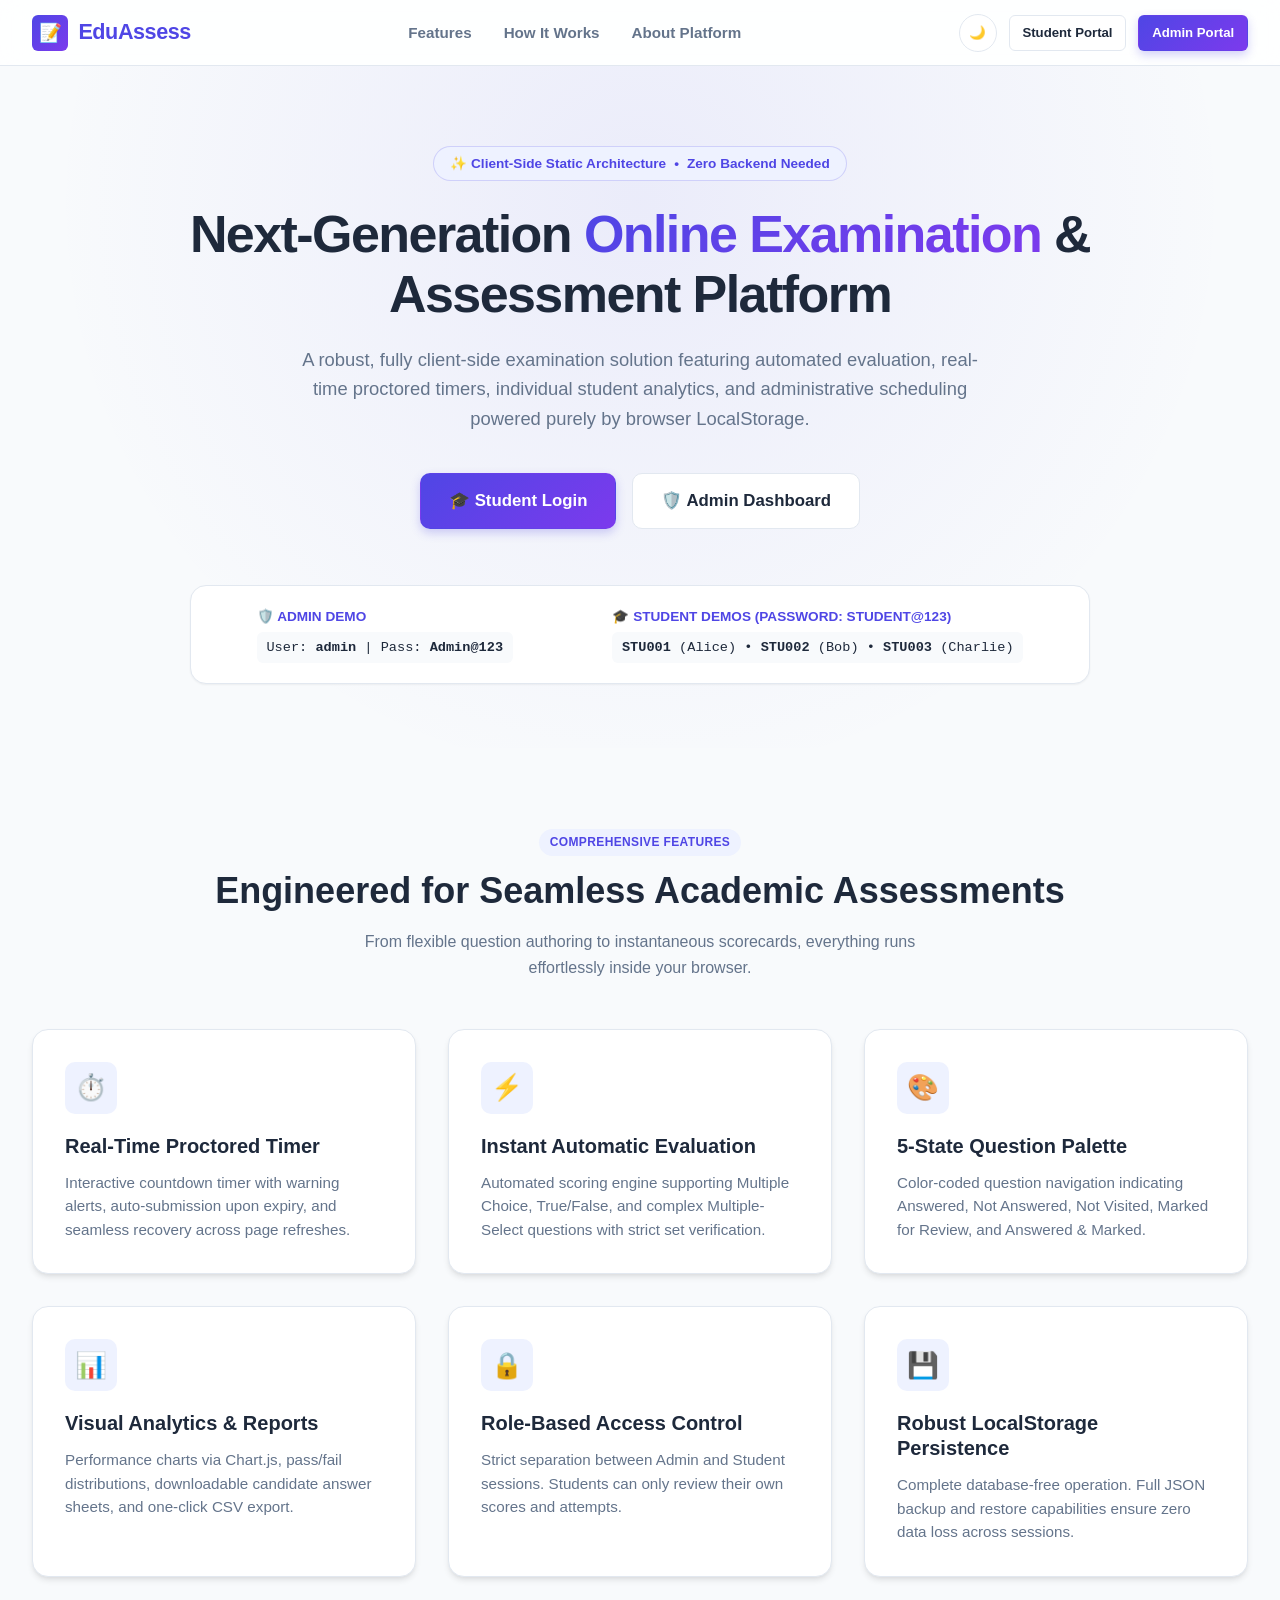
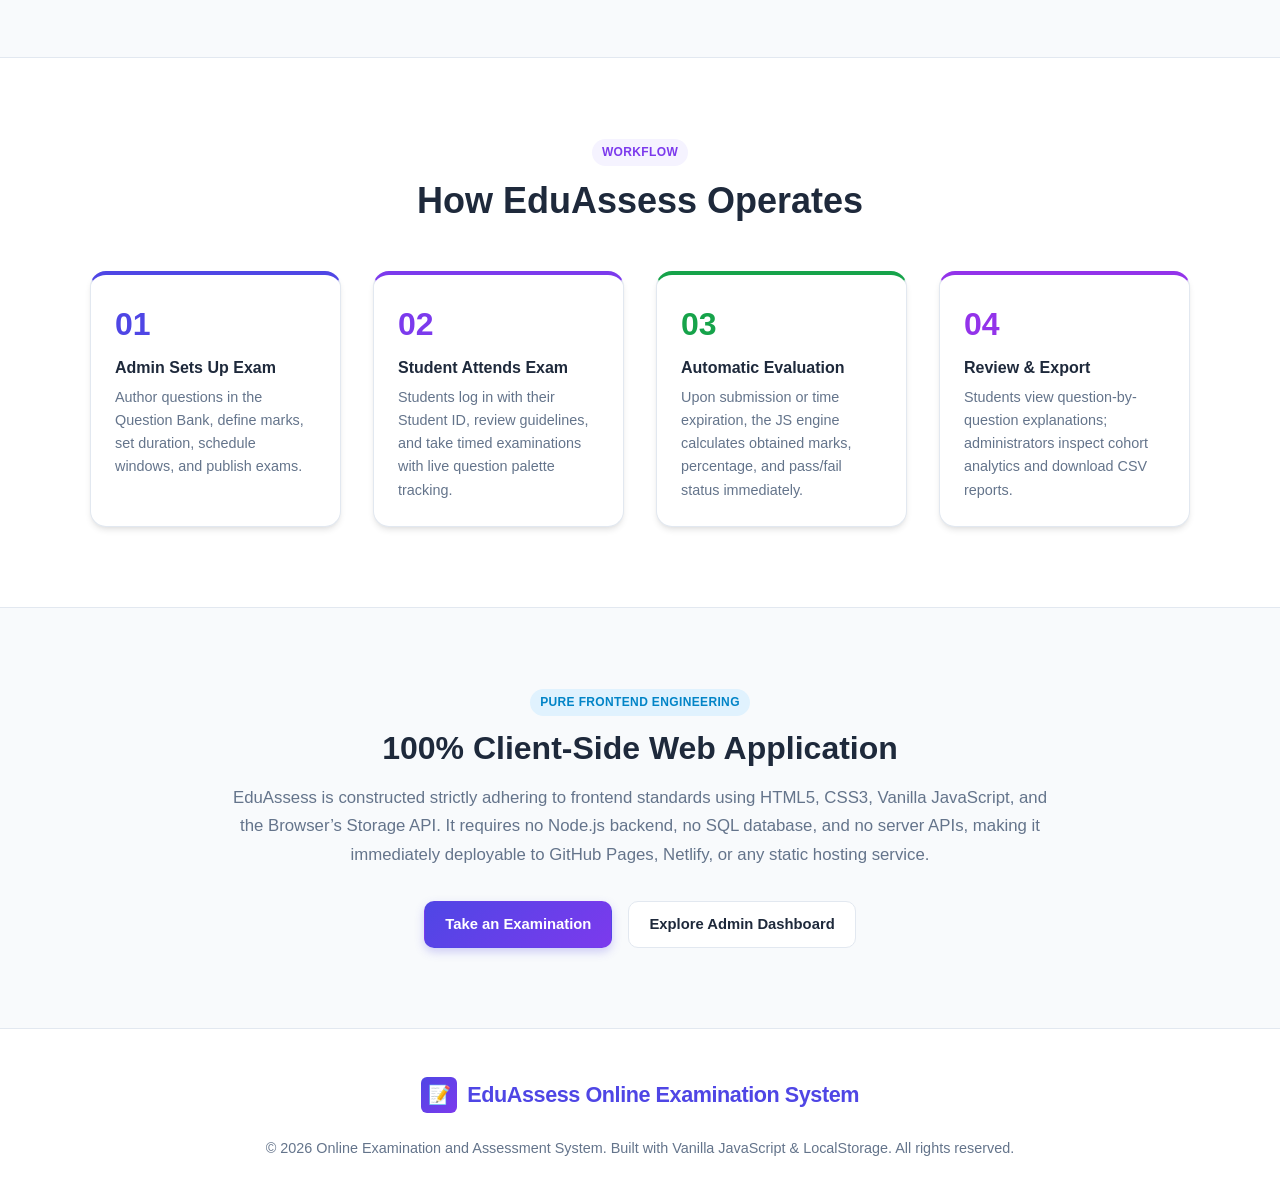
<file: profile.html>
<!DOCTYPE html>
<html lang="en">
<head>
  <meta charset="UTF-8" />
  <meta http-equiv="X-UA-Compatible" content="IE=edge" />
  <meta name="viewport" content="width=device-width, initial-scale=1.0" />
  <title>User Profile | EduAssess</title>
  <link rel="stylesheet" href="css/style.css" />
  <link rel="stylesheet" href="css/dashboard.css" />
  <link rel="stylesheet" href="css/responsive.css" />
  <script src="js/storage.js"></script>
  <script src="js/app.js"></script>
  <script src="js/auth.js"></script>
</head>
<body style="background-color: var(--bg);">

  <!-- Top Navbar -->
  <header class="top-navbar">
    <div class="nav-left">
      <a href="index.html" class="brand-logo" style="text-decoration:none;">
        <div class="brand-icon">👤</div>
        <span>EduAssess Profile</span>
      </a>
    </div>
    <div class="nav-right">
      <button class="theme-toggle-btn" id="theme-toggle" aria-label="Toggle theme">🌙</button>
      <a id="back-to-dashboard-btn" href="student-dashboard.html" class="btn btn-sm btn-secondary">
        &larr; Back to Dashboard
      </a>
      <button class="btn btn-sm btn-danger btn-logout">Sign Out</button>
    </div>
  </header>

  <main class="dashboard-content" style="max-width:850px; padding:2.5rem 1.5rem;">
    <!-- Profile Card -->
    <div class="card" style="margin-bottom:2rem;">
      <div style="display:flex; align-items:center; gap:1.5rem; flex-wrap:wrap; padding-bottom:1.5rem; border-bottom:1px solid var(--border);">
        <div class="user-avatar" style="width:72px; height:72px; font-size:2rem;" id="prof-avatar">U</div>
        <div>
          <h2 id="prof-name" style="font-size:1.6rem; font-weight:800; margin-bottom:0.25rem;">User Name</h2>
          <div style="display:flex; align-items:center; gap:0.5rem;">
            <span id="prof-role-badge" class="badge badge-primary">STUDENT</span>
            <span class="text-muted" id="prof-id-display">ID: STU001</span>
          </div>
        </div>
      </div>

      <div style="display:grid; grid-template-columns:repeat(auto-fit, minmax(220px, 1fr)); gap:1.5rem; margin-top:1.5rem;">
        <div>
          <span style="font-size:0.75rem; font-weight:700; text-transform:uppercase; color:var(--text-muted); display:block;">Email Address</span>
          <strong id="prof-email" style="font-size:1rem; color:var(--text);">-</strong>
        </div>

        <div>
          <span style="font-size:0.75rem; font-weight:700; text-transform:uppercase; color:var(--text-muted); display:block;">Department</span>
          <strong id="prof-dept" style="font-size:1rem; color:var(--text);">-</strong>
        </div>

        <div>
          <span style="font-size:0.75rem; font-weight:700; text-transform:uppercase; color:var(--text-muted); display:block;">Academic Year / Status</span>
          <strong id="prof-year" style="font-size:1rem; color:var(--text);">-</strong>
        </div>

        <div>
          <span style="font-size:0.75rem; font-weight:700; text-transform:uppercase; color:var(--text-muted); display:block;">Account Registered</span>
          <strong id="prof-joined" style="font-size:1rem; color:var(--text);">-</strong>
        </div>
      </div>
    </div>

    <!-- Change Password Form -->
    <div class="card">
      <div class="card-header">
        <h3 class="card-title">Security & Password Management</h3>
      </div>

      <form id="profile-password-form">
        <div class="form-group">
          <label class="form-label" for="curr-password">Current Password</label>
          <input type="password" id="curr-password" class="form-control" placeholder="Enter current password" required />
        </div>

        <div style="display:grid; grid-template-columns:1fr 1fr; gap:1rem;">
          <div class="form-group">
            <label class="form-label" for="new-password">New Password</label>
            <input type="password" id="new-password" class="form-control" placeholder="Minimum 6 characters" required />
          </div>

          <div class="form-group">
            <label class="form-label" for="confirm-password">Confirm New Password</label>
            <input type="password" id="confirm-password" class="form-control" placeholder="Re-enter new password" required />
          </div>
        </div>

        <button type="submit" class="btn btn-primary" style="margin-top:0.5rem;">
          Update Password
        </button>
      </form>
    </div>
  </main>

  <script>
    document.addEventListener('DOMContentLoaded', () => {
      const user = window.OES_Auth ? window.OES_Auth.getCurrentUser() : null;
      if (!user) {
        window.location.href = 'index.html';
        return;
      }

      // Fill Details
      document.getElementById('prof-name').textContent = user.name || user.username;
      document.getElementById('prof-avatar').textContent = (user.name || user.username).charAt(0).toUpperCase();
      document.getElementById('prof-id-display').textContent = `ID: ${user.id || user.username}`;
      document.getElementById('prof-email').textContent = user.email || 'N/A';
      document.getElementById('prof-dept').textContent = user.department || 'General';
      document.getElementById('prof-year').textContent = user.year || (user.role === 'admin' ? 'Administrator' : 'N/A');
      document.getElementById('prof-joined').textContent = user.createdAt || '2026-01-01';

      const roleBadge = document.getElementById('prof-role-badge');
      roleBadge.textContent = user.role.toUpperCase();
      roleBadge.className = user.role === 'admin' ? 'badge badge-primary' : 'badge badge-secondary';

      const backBtn = document.getElementById('back-to-dashboard-btn');
      backBtn.href = user.role === 'admin' ? 'admin-dashboard.html' : 'student-dashboard.html';

      // Password Form
      const form = document.getElementById('profile-password-form');
      form.addEventListener('submit', (e) => {
        e.preventDefault();
        const curr = document.getElementById('curr-password').value;
        const newP = document.getElementById('new-password').value;
        const conf = document.getElementById('confirm-password').value;

        if (curr !== user.password) {
          window.OES_App.showToast('Incorrect current password.', 'danger');
          return;
        }

        if (newP.length < 6) {
          window.OES_App.showToast('New password must be at least 6 characters long.', 'warning');
          return;
        }

        if (newP !== conf) {
          window.OES_App.showToast('New passwords do not match.', 'danger');
          return;
        }

        user.password = newP;
        window.OES_Storage.saveUser(user);
        sessionStorage.setItem('oes_current_user', JSON.stringify(user));
        form.reset();
        window.OES_App.showToast('Password updated successfully!', 'success');
      });
    });
  </script>
</body>
</html>
</file>
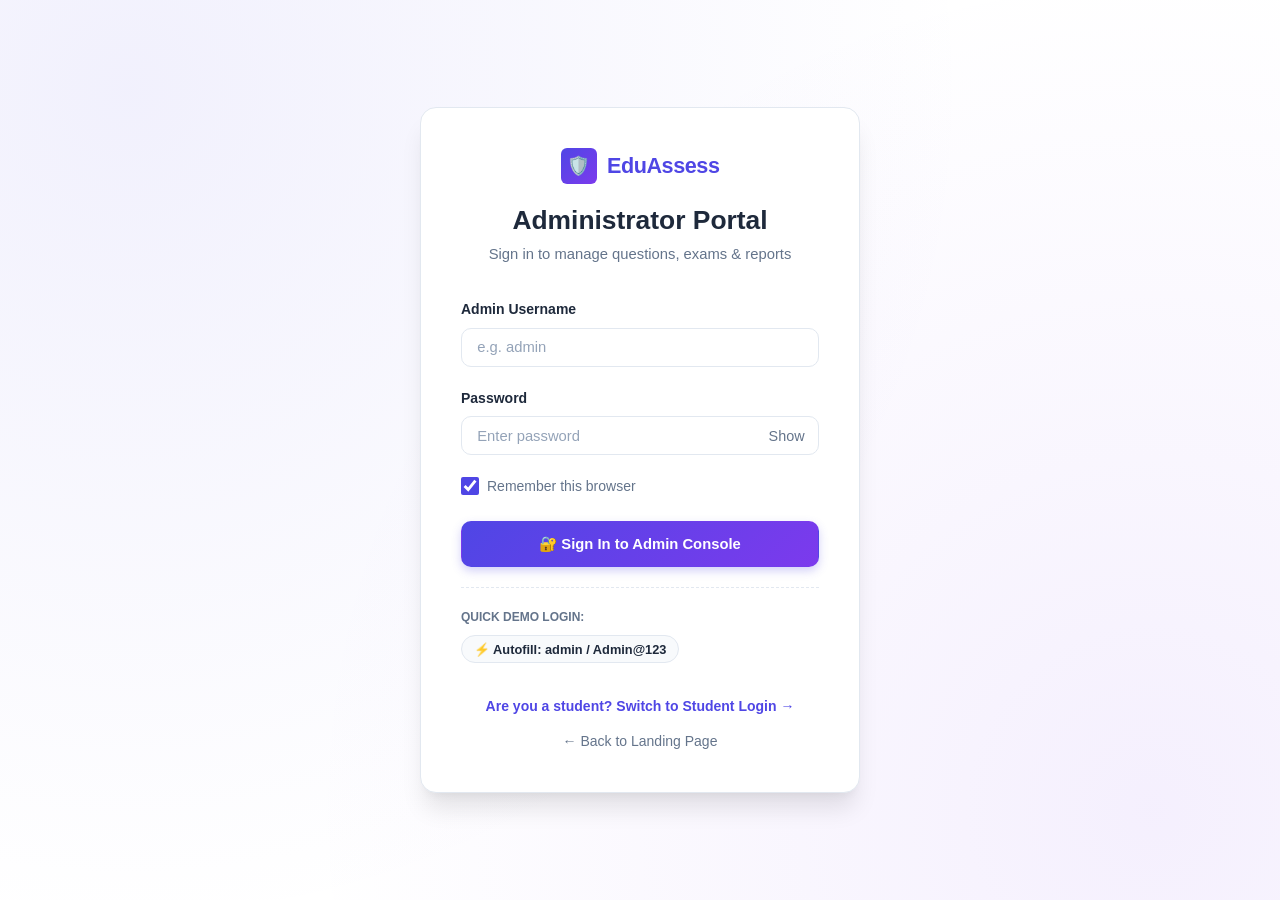
<file: question-bank.html>
<!DOCTYPE html>
<html lang="en">
<head>
  <meta charset="UTF-8" />
  <meta http-equiv="X-UA-Compatible" content="IE=edge" />
  <meta name="viewport" content="width=device-width, initial-scale=1.0" />
  <title>Question Bank & PDF Management | EduAssess</title>
  <link rel="stylesheet" href="css/style.css" />
  <link rel="stylesheet" href="css/dashboard.css" />
  <link rel="stylesheet" href="css/responsive.css" />
  <script src="js/questions-data.js"></script>
  <script src="js/storage.js"></script>
  <script src="js/app.js"></script>
  <script src="js/auth.js"></script>
  <script src="js/questions.js"></script>
  <style>
    .module-nav-tabs {
      display: flex;
      border-bottom: 2px solid var(--border);
      margin-bottom: 1.5rem;
      gap: 1rem;
    }
    .module-nav-btn {
      padding: 0.75rem 1.25rem;
      background: none;
      border: none;
      font-weight: 700;
      font-size: 0.95rem;
      color: var(--text-muted);
      cursor: pointer;
      border-bottom: 2px solid transparent;
      margin-bottom: -2px;
      transition: var(--transition);
      display: flex;
      align-items: center;
      gap: 0.5rem;
    }
    .module-nav-btn:hover {
      color: var(--primary);
    }
    .module-nav-btn.active {
      color: var(--primary);
      border-bottom-color: var(--primary);
    }
  </style>
</head>
<body>
  <div class="app-container">
    <!-- Sidebar -->
    <aside class="sidebar">
      <div class="sidebar-header">
        <a href="admin-dashboard.html" class="sidebar-brand">
          <div class="brand-icon">🛡️</div>
          <span>EduAssess</span>
        </a>
        <span class="sidebar-role-badge">ADMIN</span>
      </div>

      <ul class="sidebar-nav">
        <li class="nav-section-title">Core Management</li>
        <li class="sidebar-item">
          <a href="admin-dashboard.html">
            <span class="nav-icon">📊</span>
            <span>Dashboard Overview</span>
          </a>
        </li>
        <li class="sidebar-item">
          <a href="admin-dashboard.html#student-management-section">
            <span class="nav-icon">👥</span>
            <span>Students Directory</span>
          </a>
        </li>
        <li class="sidebar-item active">
          <a href="question-bank.html">
            <span class="nav-icon">❓</span>
            <span>Question Bank & PDFs</span>
          </a>
        </li>
        <li class="sidebar-item">
          <a href="exam-management.html">
            <span class="nav-icon">📝</span>
            <span>Exam Management</span>
          </a>
        </li>
        <li class="sidebar-item">
          <a href="admin-results.html">
            <span class="nav-icon">📈</span>
            <span>Results & Reports</span>
          </a>
        </li>
        <li class="sidebar-item">
          <a href="video-modules.html">
            <span class="nav-icon">🎥</span>
            <span>Video Modules</span>
          </a>
        </li>
        <li class="nav-section-title" style="margin-top:1rem;">Account</li>
        <li class="sidebar-item">
          <a href="profile.html">
            <span class="nav-icon">👤</span>
            <span>My Profile</span>
          </a>
        </li>
        <li class="sidebar-item">
          <a href="#" class="btn-logout" style="color:var(--danger);">
            <span class="nav-icon">🚪</span>
            <span>Sign Out</span>
          </a>
        </li>
      </ul>

      <div class="sidebar-footer">
        <div class="user-mini-profile">
          <div class="user-avatar">A</div>
          <div class="user-info">
            <div class="user-name">Administrator</div>
            <div class="user-role-label">System Admin</div>
          </div>
        </div>
      </div>
    </aside>

    <!-- Main Wrapper -->
    <div class="main-wrapper">
      <header class="top-navbar">
        <div class="nav-left">
          <button class="mobile-toggle-btn" aria-label="Toggle Navigation">☰</button>
          <div class="page-breadcrumb">Question Bank & PDF Repository</div>
        </div>
        <div class="nav-right">
          <button class="theme-toggle-btn" id="theme-toggle" aria-label="Toggle theme">🌙</button>
          <button class="btn btn-sm btn-outline-primary" id="btn-upload-pdf-modal">📄 Upload PDF Bank</button>
          <button class="btn btn-sm btn-primary" id="btn-add-question">➕ Add New Question</button>
        </div>
      </header>

      <main class="dashboard-content">
        <!-- Module Tabs -->
        <div class="module-nav-tabs">
          <button type="button" class="module-nav-btn active" id="tab-questions-btn">
            <span>❓ Interactive Questions (200 Questions)</span>
          </button>
          <button type="button" class="module-nav-btn" id="tab-pdfs-btn">
            <span>📄 PDF Question Banks & Materials</span>
          </button>
        </div>

        <!-- PANE 1: INTERACTIVE QUESTIONS REPOSITORY -->
        <div id="pane-questions">
          <div class="card" style="margin-bottom:1.5rem;">
            <div class="card-header">
              <div>
                <h3 class="card-title">Question Pool (50 per Subject)</h3>
                <p class="text-muted" style="font-size:0.875rem; margin-top:0.25rem;">
                  Browse and organize 200 comprehensive questions. These are also accessible to students in their Study & Practice Bank.
                </p>
              </div>
              <span class="badge badge-primary" id="question-count-display">200 Questions</span>
            </div>

            <!-- Filter Toolbar -->
            <div class="table-toolbar">
              <div class="search-box">
                <span class="search-icon">🔍</span>
                <input type="text" id="search-questions" class="form-control" placeholder="Search by text, ID, or topic..." />
              </div>

              <div class="filter-group">
                <select id="filter-question-subject" class="form-select">
                  <option value="">All Subjects (4 Subjects)</option>
                  <option value="Computer Networks">Computer Networks (50)</option>
                  <option value="Cyber Security">Cyber Security (50)</option>
                  <option value="Database Management Systems">Database Management Systems (50)</option>
                  <option value="Operating Systems">Operating Systems (50)</option>
                </select>

                <select id="filter-question-difficulty" class="form-select">
                  <option value="">All Difficulties</option>
                  <option value="Easy">Easy</option>
                  <option value="Medium">Medium</option>
                  <option value="Hard">Hard</option>
                </select>

                <select id="filter-question-type" class="form-select">
                  <option value="">All Formats</option>
                  <option value="MCQ">Multiple Choice</option>
                  <option value="TrueFalse">True / False</option>
                  <option value="MultipleSelect">Multiple Select</option>
                </select>
              </div>
            </div>

            <!-- Questions Table -->
            <div class="table-responsive">
              <table class="data-table">
                <thead>
                  <tr>
                    <th>ID</th>
                    <th>Question Statement & Topic</th>
                    <th>Subject</th>
                    <th>Type</th>
                    <th>Difficulty</th>
                    <th>Marks</th>
                    <th>Actions</th>
                  </tr>
                </thead>
                <tbody id="questions-table-body">
                  <!-- Dynamically populated -->
                </tbody>
              </table>
            </div>
          </div>
        </div>

        <!-- PANE 2: PDF QUESTION BANKS & STUDY MATERIALS -->
        <div id="pane-pdfs" style="display:none;">
          <div class="card">
            <div class="card-header">
              <div>
                <h3 class="card-title">PDF Question Banks & Study Materials</h3>
                <p class="text-muted" style="font-size:0.875rem; margin-top:0.25rem;">
                  Upload official PDF question banks and course booklets. Students can read, preview, and download these documents directly.
                </p>
              </div>
              <span class="badge badge-success" id="pdf-count-display">4 PDF Documents</span>
            </div>

            <div class="table-toolbar">
              <div class="filter-group">
                <select id="filter-pdf-subject" class="form-select">
                  <option value="">All Subjects</option>
                  <option value="Computer Networks">Computer Networks</option>
                  <option value="Cyber Security">Cyber Security</option>
                  <option value="Database Management Systems">Database Management Systems</option>
                  <option value="Operating Systems">Operating Systems</option>
                </select>
              </div>
              <button class="btn btn-primary btn-sm" onclick="document.getElementById('btn-upload-pdf-modal').click()">
                ➕ Upload New PDF Question Bank
              </button>
            </div>

            <div class="table-responsive">
              <table class="data-table">
                <thead>
                  <tr>
                    <th>Document Title</th>
                    <th>Subject</th>
                    <th>Description</th>
                    <th>Size</th>
                    <th>Uploaded Date</th>
                    <th>Actions</th>
                  </tr>
                </thead>
                <tbody id="pdfs-table-body">
                  <!-- Dynamically populated -->
                </tbody>
              </table>
            </div>
          </div>
        </div>
      </main>
    </div>
  </div>

  <!-- Add/Edit Question Modal -->
  <div class="modal-overlay" id="question-modal">
    <div class="modal-content" style="max-width:700px;">
      <div class="modal-header">
        <h3 id="question-modal-title">Add New Question</h3>
        <button class="btn-close close-question-modal">&times;</button>
      </div>

      <form id="question-form">
        <input type="hidden" id="q-mode" value="create" />
        <div class="modal-body">
          <div style="display:grid; grid-template-columns:1fr 1fr; gap:1rem;">
            <div class="form-group">
              <label class="form-label">Question ID</label>
              <input type="text" id="q-id" class="form-control" readonly />
            </div>

            <div class="form-group">
              <label class="form-label">Subject *</label>
              <select id="q-subject" class="form-select" required>
                <option value="Computer Networks">Computer Networks</option>
                <option value="Cyber Security">Cyber Security</option>
                <option value="Database Management Systems">Database Management Systems</option>
                <option value="Operating Systems">Operating Systems</option>
              </select>
            </div>
          </div>

          <div style="display:grid; grid-template-columns:1fr 1fr 1fr; gap:1rem;">
            <div class="form-group">
              <label class="form-label">Topic / Tag</label>
              <input type="text" id="q-topic" class="form-control" placeholder="e.g. Encryption" />
            </div>

            <div class="form-group">
              <label class="form-label">Difficulty *</label>
              <select id="q-difficulty" class="form-select">
                <option value="Easy">Easy</option>
                <option value="Medium">Medium</option>
                <option value="Hard">Hard</option>
              </select>
            </div>

            <div class="form-group">
              <label class="form-label">Marks (Points) *</label>
              <input type="number" id="q-marks" class="form-control" min="1" max="10" value="1" required />
            </div>
          </div>

          <div class="form-group">
            <label class="form-label">Question Format / Type *</label>
            <select id="q-type-select" class="form-select">
              <option value="MCQ">Multiple Choice (Single Option)</option>
              <option value="TrueFalse">True or False</option>
              <option value="MultipleSelect">Multiple Select (Multiple Correct Options)</option>
            </select>
          </div>

          <div class="form-group">
            <label class="form-label">Question Text *</label>
            <textarea id="q-text" class="form-control" placeholder="Type the question statement here..." rows="3" required></textarea>
          </div>

          <div id="options-builder-container" style="background:var(--bg); padding:1rem; border-radius:8px; border:1px solid var(--border); margin-bottom:1.25rem;">
            <!-- Rendered by updateOptionsUI() -->
          </div>

          <div class="form-group">
            <label class="form-label">Answer Explanation (Optional)</label>
            <textarea id="q-explanation" class="form-control" placeholder="Provide background reasoning or reference for student review..." rows="2"></textarea>
          </div>
        </div>

        <div class="modal-footer">
          <button type="button" class="btn btn-secondary close-question-modal">Cancel</button>
          <button type="submit" class="btn btn-primary">Save Question to Bank</button>
        </div>
      </form>
    </div>
  </div>

  <!-- Upload PDF Question Bank Modal -->
  <div class="modal-overlay" id="pdf-upload-modal">
    <div class="modal-content" style="max-width:600px;">
      <div class="modal-header">
        <h3>Upload PDF Question Bank</h3>
        <button class="btn-close close-pdf-modal">&times;</button>
      </div>

      <form id="pdf-upload-form">
        <div class="modal-body">
          <div class="form-group">
            <label class="form-label">Document Title *</label>
            <input type="text" id="pdf-title-input" class="form-control" placeholder="e.g. Computer Networks 50 Questions Booklet" required />
          </div>

          <div class="form-group">
            <label class="form-label">Subject *</label>
            <select id="pdf-subject-input" class="form-select" required>
              <option value="Computer Networks">Computer Networks</option>
              <option value="Cyber Security">Cyber Security</option>
              <option value="Database Management Systems">Database Management Systems</option>
              <option value="Operating Systems">Operating Systems</option>
            </select>
          </div>

          <div class="form-group">
            <label class="form-label">Short Description / Syllabus Note</label>
            <textarea id="pdf-desc-input" class="form-control" rows="2" placeholder="e.g. Official midterm practice questions with detailed solutions..."></textarea>
          </div>

          <div class="form-group">
            <label class="form-label">Select PDF File (.pdf) *</label>
            <input type="file" id="pdf-file-input" class="form-control" accept=".pdf,application/pdf" required />
            <small class="text-muted">The document will be stored in browser storage and made directly available to all students.</small>
          </div>
        </div>

        <div class="modal-footer">
          <button type="button" class="btn btn-secondary close-pdf-modal">Cancel</button>
          <button type="submit" class="btn btn-primary">Upload & Publish PDF</button>
        </div>
      </form>
    </div>
  </div>

</body>
</html>
</file>
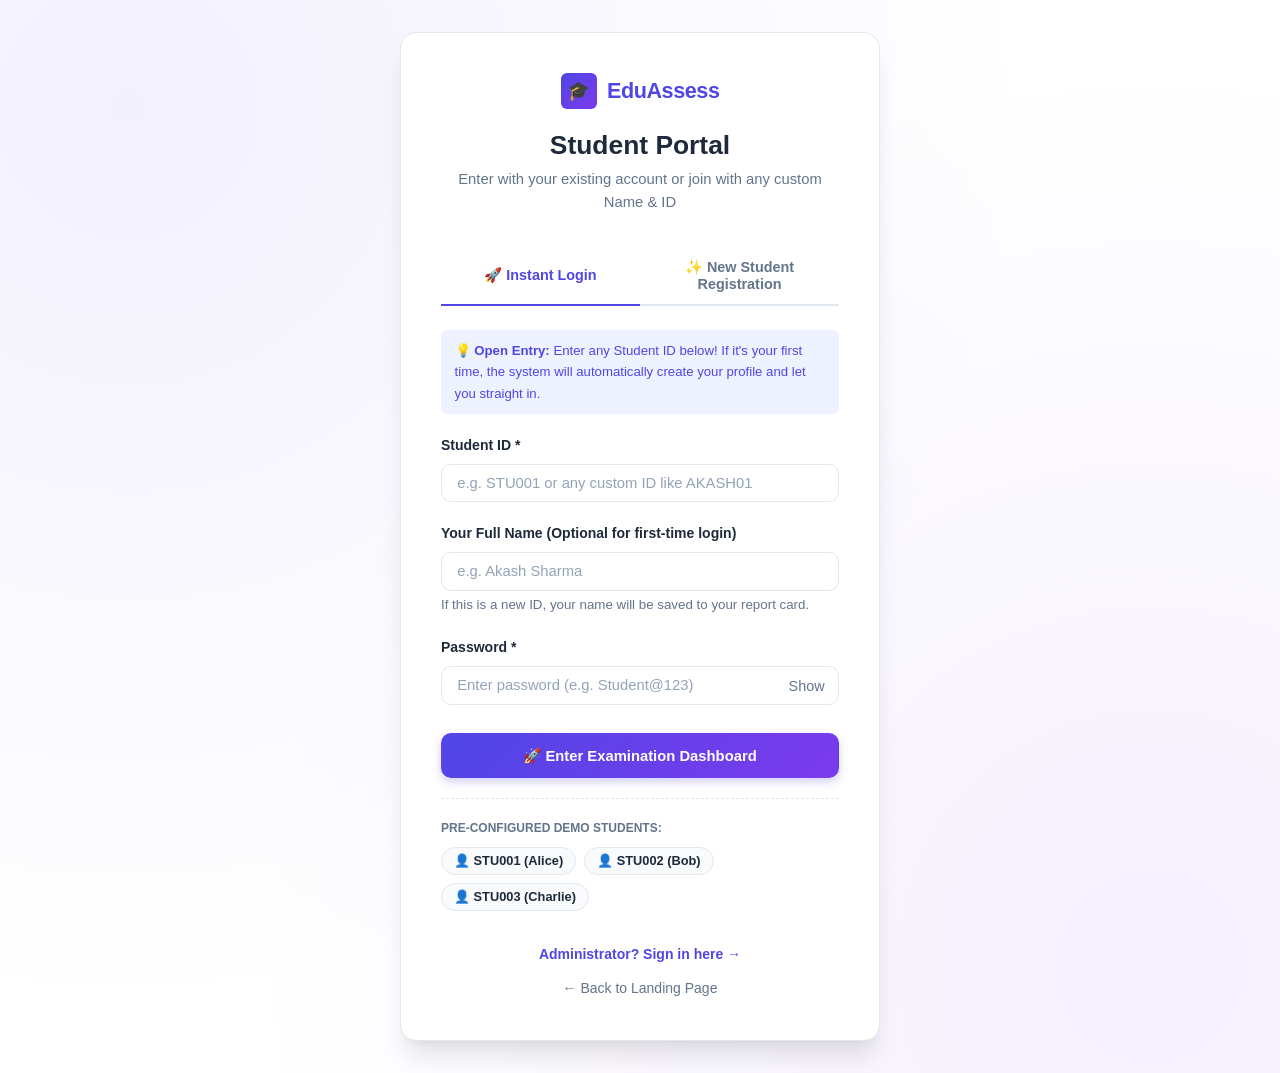
<file: student-dashboard.html>
<!DOCTYPE html>
<html lang="en">
<head>
  <meta charset="UTF-8" />
  <meta http-equiv="X-UA-Compatible" content="IE=edge" />
  <meta name="viewport" content="width=device-width, initial-scale=1.0" />
  <title>Student Dashboard | EduAssess</title>
  <link rel="stylesheet" href="css/style.css" />
  <link rel="stylesheet" href="css/dashboard.css" />
  <link rel="stylesheet" href="css/responsive.css" />
  <script src="js/questions-data.js"></script>
  <script src="js/storage.js"></script>
  <script src="js/app.js"></script>
  <script src="js/auth.js"></script>
  <script src="js/student.js"></script>
</head>
<body>
  <div class="app-container">
    <!-- Student Sidebar -->
    <aside class="sidebar">
      <div class="sidebar-header">
        <a href="student-dashboard.html" class="sidebar-brand">
          <div class="brand-icon">🎓</div>
          <span>EduAssess</span>
        </a>
        <span class="sidebar-role-badge" style="background:var(--secondary-light); color:var(--secondary);">STUDENT</span>
      </div>

      <ul class="sidebar-nav">
        <li class="nav-section-title">Navigation</li>
        <li class="sidebar-item active">
          <a href="student-dashboard.html">
            <span class="nav-icon">📊</span>
            <span>Dashboard</span>
          </a>
        </li>
        <li class="sidebar-item">
          <a href="#available-exams-section">
            <span class="nav-icon">📝</span>
            <span>Available Exams</span>
          </a>
        </li>
        <li class="sidebar-item">
          <a href="student-questions.html">
            <span class="nav-icon">📚</span>
            <span>Question Bank & PDFs</span>
          </a>
        </li>
        <li class="sidebar-item">
          <a href="video-modules.html">
            <span class="nav-icon">🎥</span>
            <span>Video Modules</span>
          </a>
        </li>
        <li class="sidebar-item">
          <a href="#my-exams-section">
            <span class="nav-icon">📈</span>
            <span>My Results</span>
          </a>
        </li>

        <li class="nav-section-title" style="margin-top:1rem;">Profile</li>
        <li class="sidebar-item">
          <a href="profile.html">
            <span class="nav-icon">👤</span>
            <span>My Profile</span>
          </a>
        </li>
        <li class="sidebar-item">
          <a href="#" class="btn-logout" style="color:var(--danger);">
            <span class="nav-icon">🚪</span>
            <span>Sign Out</span>
          </a>
        </li>
      </ul>

      <div class="sidebar-footer">
        <div class="user-mini-profile">
          <div class="user-avatar" style="background:linear-gradient(135deg, var(--secondary), var(--primary));">S</div>
          <div class="user-info">
            <div class="user-name student-greeting-name">Student</div>
            <div class="user-role-label student-display-id">STU001</div>
          </div>
        </div>
      </div>
    </aside>

    <!-- Main Wrapper -->
    <div class="main-wrapper">
      <header class="top-navbar">
        <div class="nav-left">
          <button class="mobile-toggle-btn" aria-label="Toggle Navigation">☰</button>
          <div class="page-breadcrumb">Student Learning & Examination Portal</div>
        </div>
        <div class="nav-right">
          <button class="theme-toggle-btn" id="theme-toggle" aria-label="Toggle theme">🌙</button>
          <a href="video-modules.html" class="btn btn-sm btn-outline-primary">🎥 Video Modules</a>
          <a href="student-questions.html" class="btn btn-sm btn-outline-primary">📚 Study Question Bank</a>
          <button class="btn btn-sm btn-danger btn-logout">Sign Out</button>
        </div>
      </header>

      <main class="dashboard-content">
        <!-- Welcome Banner -->
        <div class="welcome-banner" style="background:linear-gradient(135deg, var(--secondary), var(--primary));">
          <div class="welcome-text">
            <h2>Welcome back, <span class="student-greeting-name">Student</span>! 🎓</h2>
            <p>Ready for your evaluations? Review active exam schedules, or study with our 200-question practice bank and PDF documents below.</p>
          </div>
          <div style="display:flex; gap:0.5rem; flex-wrap:wrap;">
            <a href="student-questions.html" class="btn btn-secondary">📚 Practice Bank & PDFs</a>
            <a href="#available-exams-section" class="btn btn-primary" style="background:white; color:var(--primary);">⚡ View Active Exams</a>
          </div>
        </div>

        <!-- Student Metrics Grid -->
        <section class="stats-grid">
          <div class="stat-card">
            <div class="stat-icon primary">📝</div>
            <div class="stat-info">
              <span class="stat-title">Available Exams</span>
              <span class="stat-value" id="student-stat-available">0</span>
            </div>
          </div>

          <div class="stat-card">
            <div class="stat-icon success">✅</div>
            <div class="stat-info">
              <span class="stat-title">Completed Exams</span>
              <span class="stat-value" id="student-stat-completed">0</span>
            </div>
          </div>

          <div class="stat-card">
            <div class="stat-icon warning">⏳</div>
            <div class="stat-info">
              <span class="stat-title">Upcoming Exams</span>
              <span class="stat-value" id="student-stat-upcoming">0</span>
            </div>
          </div>

          <div class="stat-card">
            <div class="stat-icon purple">🎯</div>
            <div class="stat-info">
              <span class="stat-title">My Average Score</span>
              <span class="stat-value" id="student-stat-avg-score">0%</span>
            </div>
          </div>
        </section>

        
        <!-- Video Lecture Modules Card -->
        <section class="card" style="margin-bottom:2rem; background:linear-gradient(135deg, rgba(220, 38, 38, 0.05), rgba(79, 70, 229, 0.08)); border-color:var(--border-focus);">
          <div style="display:flex; justify-content:space-between; align-items:center; flex-wrap:wrap; gap:1.25rem;">
            <div>
              <span class="badge" style="background:#FEE2E2; color:#DC2626; margin-bottom:0.4rem;">Video Learning</span>
              <h3 style="font-size:1.25rem; font-weight:800; color:var(--text); margin-bottom:0.35rem;">
                🎥 Subject Video Lecture Modules (YouTube)
              </h3>
              <p class="text-muted" style="font-size:0.9rem; max-width:680px;">
                Watch guided chapter-wise video sessions across all 4 subjects. Click any module to redirect directly to the full YouTube lecture or preview it inside EduAssess!
              </p>
            </div>
            <a href="video-modules.html" class="btn btn-danger" style="background:#DC2626; color:#fff;">
              📺 Watch Video Modules &rarr;
            </a>
          </div>
        </section>

        <!-- Featured Study Resources Banner for Students -->
        <section class="card" style="margin-bottom:2rem; background:linear-gradient(135deg, rgba(79, 70, 229, 0.05), rgba(124, 58, 237, 0.08)); border-color:var(--border-focus);">
          <div style="display:flex; justify-content:space-between; align-items:center; flex-wrap:wrap; gap:1.25rem;">
            <div>
              <span class="badge badge-primary" style="margin-bottom:0.4rem;">Study Resources</span>
              <h3 style="font-size:1.25rem; font-weight:800; color:var(--text); margin-bottom:0.35rem;">
                📚 Question Bank & PDF Learning Center
              </h3>
              <p class="text-muted" style="font-size:0.9rem; max-width:650px;">
                Study 200 questions across Computer Networks, Cyber Security, DBMS, and Operating Systems (50 questions per subject) with interactive answer reveals, plus downloadable PDF question banks uploaded by instructors.
              </p>
            </div>
            <a href="student-questions.html" class="btn btn-primary">
              🚀 Explore Question Bank & PDFs &rarr;
            </a>
          </div>
        </section>

        <!-- Available Exams Section -->
        <section id="available-exams-section" style="margin-bottom:2.5rem;">
          <div class="card-header" style="border:none; padding:0; margin-bottom:1.5rem;">
            <div>
              <h3 class="card-title" style="font-size:1.4rem;">Available Examinations</h3>
              <p class="text-muted" style="font-size:0.9rem;">
                Select an examination below to view instructions and start your timed evaluation session.
              </p>
            </div>
          </div>

          <div class="exams-grid" id="available-exams-grid">
            <!-- Dynamically populated by student.js -->
          </div>
        </section>

        <!-- My Past Examinations Section -->
        <section id="my-exams-section" class="card">
          <div class="card-header">
            <div>
              <h3 class="card-title">My Examination History & Performance</h3>
              <p class="text-muted" style="font-size:0.875rem; margin-top:0.25rem;">
                Detailed breakdown and past score reports for your account.
              </p>
            </div>
          </div>

          <div class="table-responsive">
            <table class="data-table">
              <thead>
                <tr>
                  <th>Examination Title</th>
                  <th>Subject</th>
                  <th>Score</th>
                  <th>Percentage</th>
                  <th>Outcome</th>
                  <th>Date Taken</th>
                  <th>Detailed Report</th>
                </tr>
              </thead>
              <tbody id="my-exams-tbody">
                <!-- Dynamically populated -->
              </tbody>
            </table>
          </div>
        </section>
      </main>
    </div>
  </div>
</body>
</html>
</file>
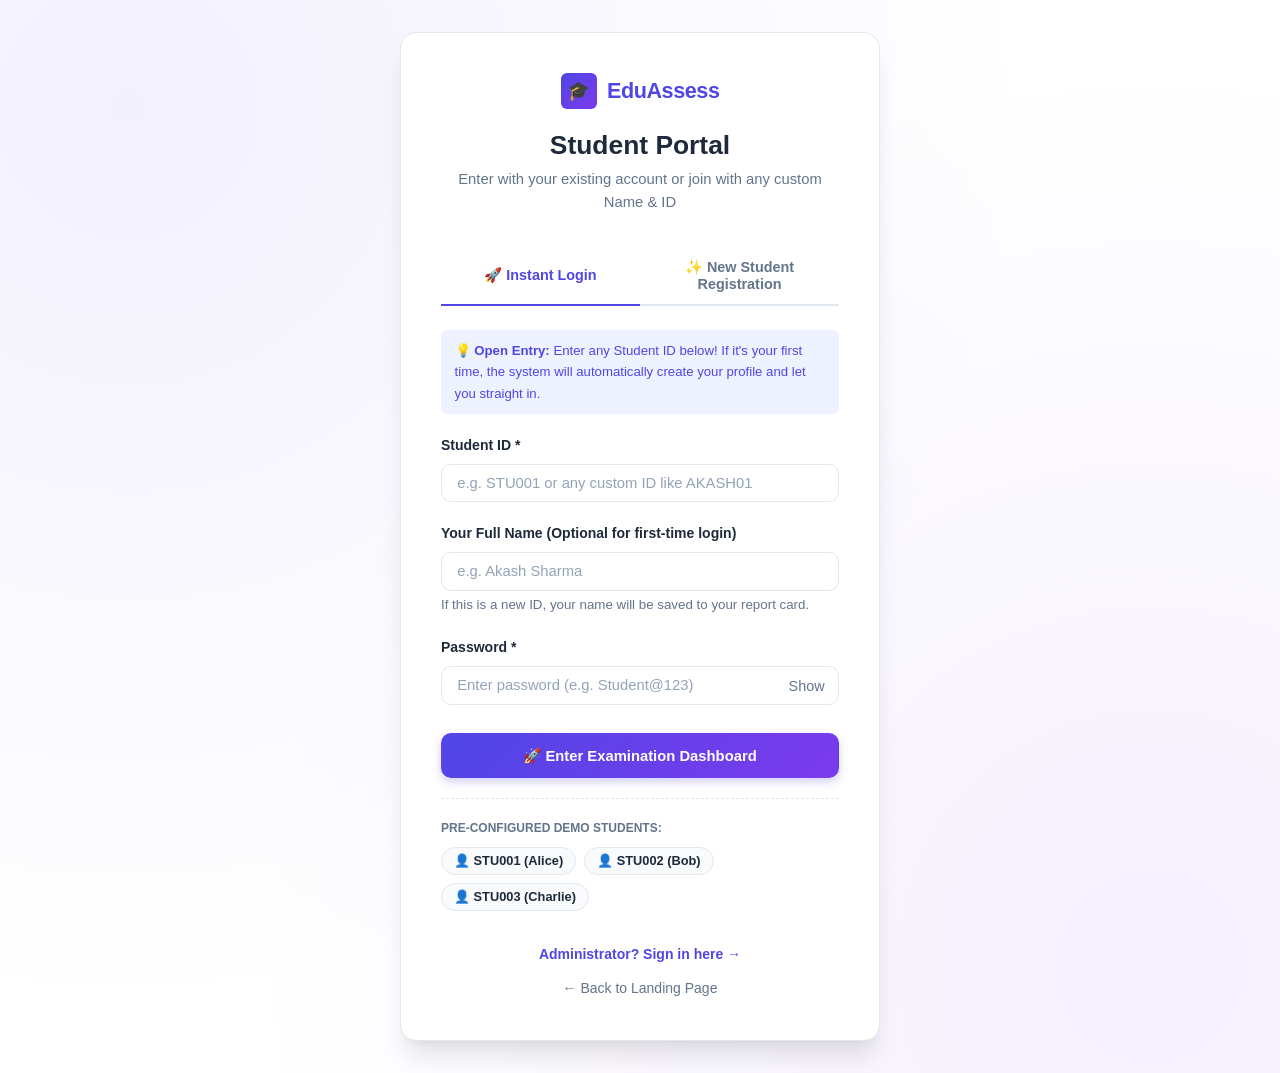
<file: student-login.html>
<!DOCTYPE html>
<html lang="en">
<head>
  <meta charset="UTF-8" />
  <meta http-equiv="X-UA-Compatible" content="IE=edge" />
  <meta name="viewport" content="width=device-width, initial-scale=1.0" />
  <title>Student Portal | EduAssess Online Examination System</title>
  <link rel="stylesheet" href="css/style.css" />
  <link rel="stylesheet" href="css/responsive.css" />
  <script src="js/storage.js"></script>
  <script src="js/app.js"></script>
  <script src="js/auth.js"></script>
  <style>
    .portal-tabs {
      display: flex;
      border-bottom: 2px solid var(--border);
      margin-bottom: 1.5rem;
    }
    .portal-tab-btn {
      flex: 1;
      padding: 0.75rem 0.5rem;
      background: none;
      border: none;
      font-weight: 700;
      font-size: 0.9rem;
      color: var(--text-muted);
      cursor: pointer;
      text-align: center;
      transition: var(--transition);
      border-bottom: 2px solid transparent;
      margin-bottom: -2px;
    }
    .portal-tab-btn:hover {
      color: var(--primary);
    }
    .portal-tab-btn.active {
      color: var(--primary);
      border-bottom-color: var(--primary);
    }
  </style>
</head>
<body class="auth-page">
  <div class="auth-card" style="max-width: 480px;">
    <div class="auth-header">
      <a href="index.html" class="brand-logo">
        <div class="brand-icon">🎓</div>
        <span>EduAssess</span>
      </a>
      <h2 class="auth-title">Student Portal</h2>
      <p class="auth-subtitle">Enter with your existing account or join with any custom Name & ID</p>
    </div>

    <!-- Tab Switcher -->
    <div class="portal-tabs">
      <button type="button" class="portal-tab-btn active" id="tab-login-btn">
        🚀 Instant Login
      </button>
      <button type="button" class="portal-tab-btn" id="tab-register-btn">
        ✨ New Student Registration
      </button>
    </div>

    <!-- TAB 1: INSTANT LOGIN (ANY ID OR EXISTING ID) -->
    <div id="pane-login">
      <div id="student-login-error" class="badge badge-danger" style="display:none; width:100%; padding:0.6rem; margin-bottom:1.25rem; text-align:center;"></div>

      <div style="background:var(--primary-light); color:var(--primary); padding:0.65rem 0.85rem; border-radius:var(--radius-sm); font-size:0.825rem; margin-bottom:1.25rem;">
        💡 <strong>Open Entry:</strong> Enter any Student ID below! If it's your first time, the system will automatically create your profile and let you straight in.
      </div>

      <form id="student-login-form">
        <div class="form-group">
          <label class="form-label" for="student-id">Student ID *</label>
          <input type="text" id="student-id" class="form-control" placeholder="e.g. STU001 or any custom ID like AKASH01" required autocomplete="username" />
        </div>

        <div class="form-group">
          <label class="form-label" for="student-name-optional">Your Full Name (Optional for first-time login)</label>
          <input type="text" id="student-name-optional" class="form-control" placeholder="e.g. Akash Sharma" />
          <small class="text-muted">If this is a new ID, your name will be saved to your report card.</small>
        </div>

        <div class="form-group">
          <label class="form-label" for="student-password">Password *</label>
          <div class="input-group">
            <input type="password" id="student-password" class="form-control" placeholder="Enter password (e.g. Student@123)" required autocomplete="current-password" />
            <button type="button" class="btn-inline pwd-toggle-btn" data-target="student-password">Show</button>
          </div>
        </div>

        <button type="submit" class="btn btn-primary" style="width:100%; padding:0.8rem; margin-top:0.5rem;">
          <span>🚀 Enter Examination Dashboard</span>
        </button>
      </form>

      <!-- Quick Demo Autofill Pills -->
      <div class="demo-account-pills">
        <span style="font-size:0.75rem; font-weight:700; color:var(--text-muted); width:100%;">PRE-CONFIGURED DEMO STUDENTS:</span>
        <button type="button" class="demo-pill-btn" data-demo-user="STU001" data-demo-pass="Student@123" data-demo-name="Alice Smith">
          👤 STU001 (Alice)
        </button>
        <button type="button" class="demo-pill-btn" data-demo-user="STU002" data-demo-pass="Student@123" data-demo-name="Bob Johnson">
          👤 STU002 (Bob)
        </button>
        <button type="button" class="demo-pill-btn" data-demo-user="STU003" data-demo-pass="Student@123" data-demo-name="Charlie Brown">
          👤 STU003 (Charlie)
        </button>
      </div>
    </div>

    <!-- TAB 2: EXPLICIT REGISTRATION FORM (ANY NAME & ID) -->
    <div id="pane-register" style="display:none;">
      <div id="student-reg-error" class="badge badge-danger" style="display:none; width:100%; padding:0.6rem; margin-bottom:1.25rem; text-align:center;"></div>

      <form id="student-register-form">
        <div class="form-group">
          <label class="form-label" for="reg-student-name">Full Name *</label>
          <input type="text" id="reg-student-name" class="form-control" placeholder="e.g. John Doe" required />
        </div>

        <div class="form-group">
          <label class="form-label" for="reg-student-id">Choose Student ID *</label>
          <input type="text" id="reg-student-id" class="form-control" placeholder="e.g. JD2026 or STU100" required />
        </div>

        <div style="display:grid; grid-template-columns:1fr 1fr; gap:0.75rem;">
          <div class="form-group">
            <label class="form-label" for="reg-student-dept">Department</label>
            <select id="reg-student-dept" class="form-select">
              <option value="Computer Science">Computer Science</option>
              <option value="Information Technology">Information Technology</option>
              <option value="Electrical Engineering">Electrical Engineering</option>
              <option value="Mechanical Engineering">Mechanical Engineering</option>
            </select>
          </div>

          <div class="form-group">
            <label class="form-label" for="reg-student-year">Year of Study</label>
            <select id="reg-student-year" class="form-select">
              <option value="1st Year">1st Year</option>
              <option value="2nd Year">2nd Year</option>
              <option value="3rd Year">3rd Year</option>
              <option value="4th Year">4th Year</option>
            </select>
          </div>
        </div>

        <div class="form-group">
          <label class="form-label" for="reg-student-pwd">Create Password *</label>
          <div class="input-group">
            <input type="password" id="reg-student-pwd" class="form-control" placeholder="Choose a password" required />
            <button type="button" class="btn-inline pwd-toggle-btn" data-target="reg-student-pwd">Show</button>
          </div>
        </div>

        <button type="submit" class="btn btn-success" style="width:100%; padding:0.8rem; margin-top:0.5rem;">
          <span>✅ Register & Start Examinations</span>
        </button>
      </form>
    </div>

    <!-- Navigation links -->
    <div style="text-align:center; margin-top:2rem; font-size:0.875rem;">
      <a href="admin-login.html" class="text-primary" style="font-weight:600;">Administrator? Sign in here &rarr;</a>
      <div style="margin-top:0.75rem;">
        <a href="index.html" class="text-muted">&larr; Back to Landing Page</a>
      </div>
    </div>
  </div>

  <script>
    // Tab toggling script
    document.addEventListener('DOMContentLoaded', () => {
      const tabLoginBtn = document.getElementById('tab-login-btn');
      const tabRegBtn = document.getElementById('tab-register-btn');
      const paneLogin = document.getElementById('pane-login');
      const paneReg = document.getElementById('pane-register');

      tabLoginBtn.addEventListener('click', () => {
        tabLoginBtn.classList.add('active');
        tabRegBtn.classList.remove('active');
        paneLogin.style.display = 'block';
        paneReg.style.display = 'none';
      });

      tabRegBtn.addEventListener('click', () => {
        tabRegBtn.classList.add('active');
        tabLoginBtn.classList.remove('active');
        paneLogin.style.display = 'none';
        paneReg.style.display = 'block';
      });
    });
  </script>
</body>
</html>
</file>
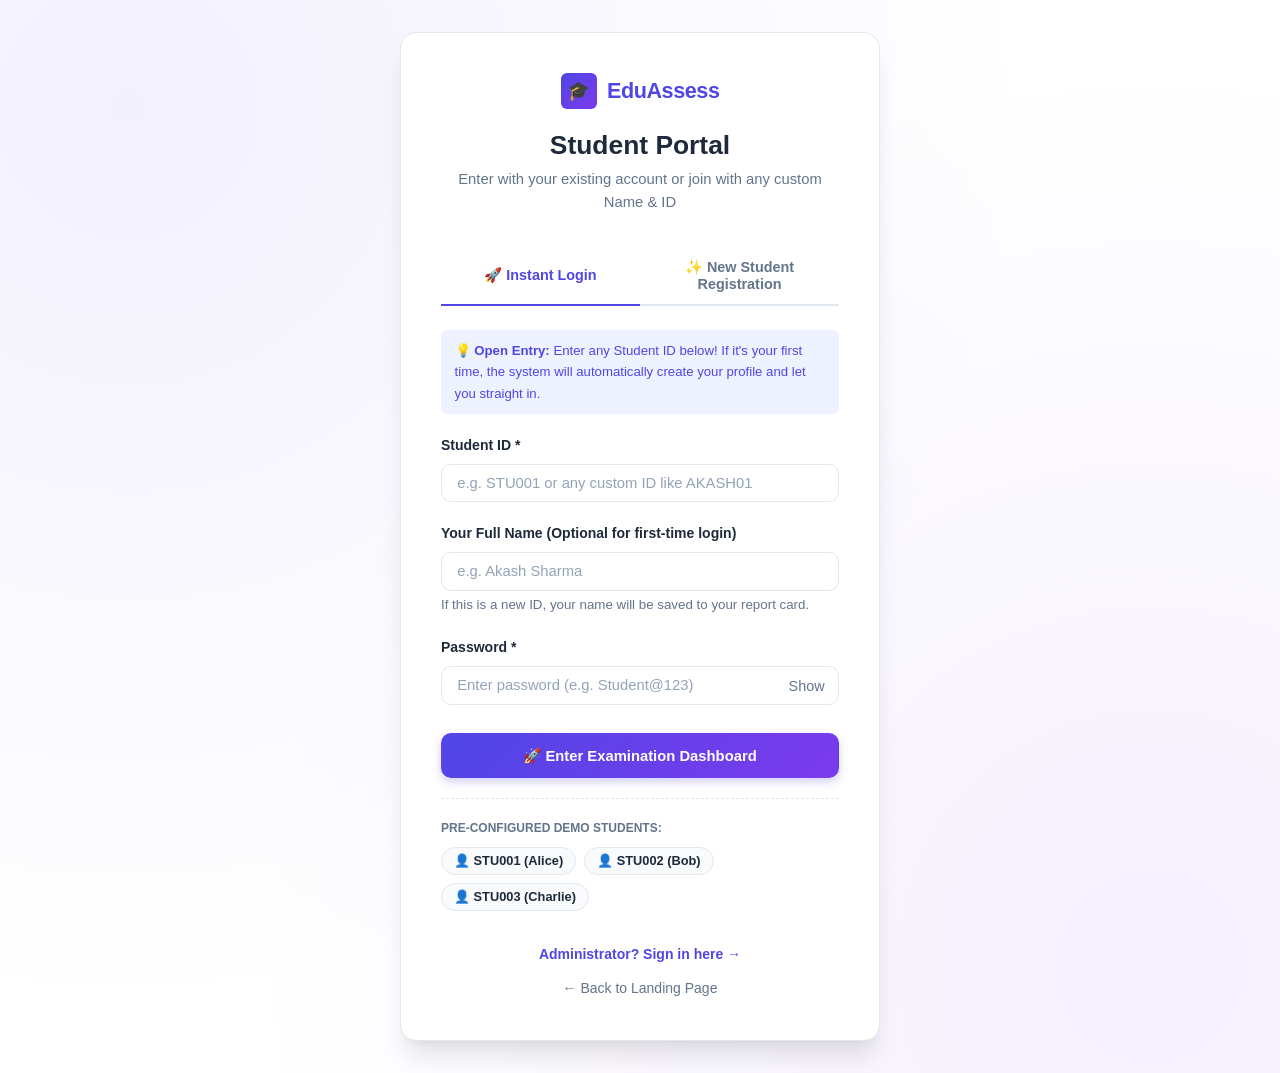
<file: student-questions.html>
<!DOCTYPE html>
<html lang="en">
<head>
  <meta charset="UTF-8" />
  <meta http-equiv="X-UA-Compatible" content="IE=edge" />
  <meta name="viewport" content="width=device-width, initial-scale=1.0" />
  <title>Student Question Bank & PDF Resources | EduAssess</title>
  <link rel="stylesheet" href="css/style.css" />
  <link rel="stylesheet" href="css/dashboard.css" />
  <link rel="stylesheet" href="css/responsive.css" />
  <script src="js/questions-data.js"></script>
  <script src="js/storage.js"></script>
  <script src="js/app.js"></script>
  <script src="js/auth.js"></script>
  <style>
    .practice-q-card {
      background: var(--surface);
      border: 1px solid var(--border);
      border-radius: var(--radius-lg);
      padding: 1.5rem;
      margin-bottom: 1.25rem;
      box-shadow: var(--shadow-sm);
      transition: var(--transition);
    }
    .practice-q-card:hover {
      border-color: var(--border-focus);
      box-shadow: var(--shadow-md);
    }
    .solution-drawer {
      display: none;
      margin-top: 1.25rem;
      padding: 1rem 1.25rem;
      background: var(--success-bg);
      border-left: 4px solid var(--success);
      border-radius: var(--radius-sm);
    }
    .solution-drawer.open {
      display: block;
      animation: fadeIn 0.25s ease;
    }
    @keyframes fadeIn {
      from { opacity: 0; transform: translateY(-5px); }
      to { opacity: 1; transform: translateY(0); }
    }
  </style>
</head>
<body style="background-color: var(--bg);">

  <!-- Navbar -->
  <header class="landing-navbar">
    <div class="nav-container">
      <a href="student-dashboard.html" class="brand-logo">
        <div class="brand-icon">🎓</div>
        <span>EduAssess Study Portal</span>
      </a>
      <div class="nav-actions">
        <button class="theme-toggle-btn" id="theme-toggle" aria-label="Toggle theme">🌙</button>
        <a href="video-modules.html" class="btn btn-secondary btn-sm" style="margin-right:0.5rem;">🎥 Video Modules</a>
        <a href="student-dashboard.html" class="btn btn-primary btn-sm">&larr; Return to Dashboard</a>
      </div>
    </div>
  </header>

  <main class="dashboard-content" style="max-width: 1200px; padding: 2rem 1.5rem;">
    <!-- Welcome Header -->
    <div class="welcome-banner" style="background: linear-gradient(135deg, var(--primary), var(--secondary)); margin-bottom: 2rem;">
      <div class="welcome-text">
        <h2>📚 Student Question Bank & PDF Resources</h2>
        <p>Prepare for exams with 200 comprehensive practice questions (50 per subject) and official PDF study guides.</p>
      </div>
      <div>
        <a href="student-dashboard.html#available-exams-section" class="btn btn-secondary">⚡ Take an Exam</a>
      </div>
    </div>

    <!-- Navigation Tabs -->
    <div style="display:flex; border-bottom: 2px solid var(--border); margin-bottom: 1.5rem; gap: 1rem;">
      <button type="button" class="btn btn-secondary active" id="btn-tab-questions" style="border-radius: 8px 8px 0 0; font-weight:700;">
        ❓ Practice Question Bank (200 Questions)
      </button>
      <button type="button" class="btn btn-secondary" id="btn-tab-pdfs" style="border-radius: 8px 8px 0 0; font-weight:700;">
        📄 Official PDF Question Banks
      </button>
    </div>

    <!-- TAB 1: INTERACTIVE PRACTICE QUESTIONS -->
    <section id="section-questions-bank">
      <div class="card" style="margin-bottom:1.5rem;">
        <div class="table-toolbar">
          <div class="search-box">
            <span class="search-icon">🔍</span>
            <input type="text" id="search-student-questions" class="form-control" placeholder="Search questions by topic, keyword, or concept..." />
          </div>

          <div class="filter-group">
            <select id="filter-student-subject" class="form-select" style="min-width:220px;">
              <option value="">All Subjects (200 Questions)</option>
              <option value="Computer Networks">Computer Networks (50 Questions)</option>
              <option value="Cyber Security">Cyber Security (50 Questions)</option>
              <option value="Database Management Systems">Database Management Systems (50 Questions)</option>
              <option value="Operating Systems">Operating Systems (50 Questions)</option>
            </select>

            <select id="filter-student-diff" class="form-select">
              <option value="">All Difficulties</option>
              <option value="Easy">Easy</option>
              <option value="Medium">Medium</option>
              <option value="Hard">Hard</option>
            </select>

            <span class="badge badge-primary" id="student-q-count-badge">200 Questions</span>
          </div>
        </div>
      </div>

      <!-- Questions List Container -->
      <div id="student-questions-list">
        <!-- Rendered dynamically -->
      </div>
    </section>

    <!-- TAB 2: PDF QUESTION BANKS & MATERIALS -->
    <section id="section-pdfs-bank" style="display:none;">
      <div class="card">
        <div class="card-header">
          <div>
            <h3 class="card-title">Downloadable PDF Question Banks & Booklets</h3>
            <p class="text-muted" style="font-size:0.875rem; margin-top:0.25rem;">
              Full-length PDF study materials and question booklets published by administrators.
            </p>
          </div>
          <span class="badge badge-success" id="student-pdf-count-badge">4 PDFs</span>
        </div>

        <div class="table-toolbar">
          <select id="filter-student-pdf-subject" class="form-select" style="max-width:280px;">
            <option value="">All Subjects</option>
            <option value="Computer Networks">Computer Networks</option>
            <option value="Cyber Security">Cyber Security</option>
            <option value="Database Management Systems">Database Management Systems</option>
            <option value="Operating Systems">Operating Systems</option>
          </select>
        </div>

        <div id="student-pdfs-grid" style="display:grid; grid-template-columns:repeat(auto-fill, minmax(320px, 1fr)); gap:1.5rem; margin-top:1rem;">
          <!-- Rendered dynamically -->
        </div>
      </div>
    </section>
  </main>

  <!-- PDF Preview Modal -->
  <div class="modal-overlay" id="student-pdf-modal">
    <div class="modal-content" style="max-width:900px; height:85vh; display:flex; flex-direction:column;">
      <div class="modal-header">
        <h3 id="student-modal-pdf-title">PDF Preview</h3>
        <button class="btn-close" onclick="document.getElementById('student-pdf-modal').classList.remove('active')">&times;</button>
      </div>
      <div class="modal-body" style="flex:1; padding:0;">
        <iframe id="student-pdf-frame" style="width:100%; height:100%; border:none;"></iframe>
      </div>
      <div class="modal-footer">
        <button class="btn btn-secondary" onclick="document.getElementById('student-pdf-modal').classList.remove('active')">Close</button>
        <button id="student-modal-pdf-dl" class="btn btn-primary">Download PDF</button>
      </div>
    </div>
  </div>

  <script>
    document.addEventListener('DOMContentLoaded', () => {
      if (!window.OES_Auth || !window.OES_Auth.checkAuth('student')) return;

      // Tab Toggling
      const tabQuestionsBtn = document.getElementById('btn-tab-questions');
      const tabPdfsBtn = document.getElementById('btn-tab-pdfs');
      const sectionQuestions = document.getElementById('section-questions-bank');
      const sectionPdfs = document.getElementById('section-pdfs-bank');

      tabQuestionsBtn.addEventListener('click', () => {
        tabQuestionsBtn.classList.add('active', 'btn-primary');
        tabQuestionsBtn.classList.remove('btn-secondary');
        tabPdfsBtn.classList.remove('active', 'btn-primary');
        tabPdfsBtn.classList.add('btn-secondary');
        sectionQuestions.style.display = 'block';
        sectionPdfs.style.display = 'none';
      });

      tabPdfsBtn.addEventListener('click', () => {
        tabPdfsBtn.classList.add('active', 'btn-primary');
        tabPdfsBtn.classList.remove('btn-secondary');
        tabQuestionsBtn.classList.remove('active', 'btn-primary');
        tabQuestionsBtn.classList.add('btn-secondary');
        sectionQuestions.style.display = 'none';
        sectionPdfs.style.display = 'block';
        renderStudentPdfs();
      });

      tabQuestionsBtn.click(); // activate tab 1 by default

      // --- 1. Render Practice Questions ---
      const searchInput = document.getElementById('search-student-questions');
      const subjectFilter = document.getElementById('filter-student-subject');
      const diffFilter = document.getElementById('filter-student-diff');
      const qContainer = document.getElementById('student-questions-list');
      const countBadge = document.getElementById('student-q-count-badge');

      function renderStudentQuestions() {
        const query = (searchInput.value || '').toLowerCase().trim();
        const subject = subjectFilter.value;
        const diff = diffFilter.value;

        const allQuestions = window.OES_Storage.getQuestions();
        const filtered = allQuestions.filter(q => {
          const matchQuery = (q.text || '').toLowerCase().includes(query) || (q.topic || '').toLowerCase().includes(query) || (q.id || '').toLowerCase().includes(query);
          const matchSubj = subject ? q.subject === subject : true;
          const matchDiff = diff ? q.difficulty === diff : true;
          return matchQuery && matchSubj && matchDiff;
        });

        countBadge.textContent = `${filtered.length} Questions`;

        if (filtered.length === 0) {
          qContainer.innerHTML = `<div class="card" style="text-align:center; padding:3rem; color:var(--text-muted);">No questions found matching your filter criteria.</div>`;
          return;
        }

        qContainer.innerHTML = filtered.map((q, idx) => {
          const correctAnswersText = (q.correct || []).join(', ');
          const drawerId = `drawer-${q.id}`;

          let diffBadge = 'badge-success';
          if (q.difficulty === 'Medium') diffBadge = 'badge-warning';
          if (q.difficulty === 'Hard') diffBadge = 'badge-danger';

          return `
            <div class="practice-q-card">
              <div style="display:flex; justify-content:space-between; align-items:center; margin-bottom:0.75rem; flex-wrap:wrap; gap:0.5rem;">
                <div style="display:flex; align-items:center; gap:0.5rem;">
                  <span class="badge badge-primary">${q.subject}</span>
                  <span class="badge ${diffBadge}">${q.difficulty}</span>
                  <span class="badge badge-secondary">${q.type}</span>
                </div>
                <span class="text-muted" style="font-size:0.8rem; font-weight:700;">ID: ${q.id} • ${q.marks || 1} Pt${(q.marks || 1) > 1 ? 's' : ''}</span>
              </div>

              <div style="font-size:1.1rem; font-weight:700; color:var(--text); line-height:1.45; margin-bottom:1rem;">
                ${q.text}
              </div>

              <div style="display:grid; grid-template-columns:repeat(auto-fit, minmax(260px, 1fr)); gap:0.6rem; margin-bottom:1rem;">
                ${(q.options || []).map((opt, i) => `
                  <div class="option-pill">
                    <span style="font-weight:700; color:var(--primary);">${String.fromCharCode(65 + i)}.</span>
                    <span>${opt}</span>
                  </div>
                `).join('')}
              </div>

              <div style="display:flex; justify-content:space-between; align-items:center;">
                <span style="font-size:0.8rem; color:var(--text-muted);">Topic: <strong>${q.topic || 'General'}</strong></span>
                <button class="btn btn-sm btn-outline-primary" onclick="toggleSolution('${drawerId}')">
                  💡 Toggle Answer & Explanation
                </button>
              </div>

              <div id="${drawerId}" class="solution-drawer">
                <div style="font-weight:700; color:#14532D; font-size:0.95rem; margin-bottom:0.35rem;">
                  ✅ Correct Answer: <span style="text-decoration:underline;">${correctAnswersText}</span>
                </div>
                <div style="font-size:0.875rem; color:#15803D;">
                  <strong>Explanation:</strong> ${q.explanation || 'No detailed explanation provided.'}
                </div>
              </div>
            </div>
          `;
        }).join('');
      }

      window.toggleSolution = function(drawerId) {
        const el = document.getElementById(drawerId);
        if (el) el.classList.toggle('open');
      };

      searchInput.addEventListener('input', renderStudentQuestions);
      subjectFilter.addEventListener('change', renderStudentQuestions);
      diffFilter.addEventListener('change', renderStudentQuestions);
      renderStudentQuestions();

      // --- 2. Render PDF Question Banks ---
      const pdfSubjectFilter = document.getElementById('filter-student-pdf-subject');
      const pdfsGrid = document.getElementById('student-pdfs-grid');
      const pdfCountBadge = document.getElementById('student-pdf-count-badge');

      function renderStudentPdfs() {
        const subject = pdfSubjectFilter.value;
        const allPdfs = window.OES_Storage.getPdfs();
        const filtered = allPdfs.filter(p => subject ? p.subject === subject : true);

        pdfCountBadge.textContent = `${filtered.length} PDFs`;

        if (filtered.length === 0) {
          pdfsGrid.innerHTML = `<div style="grid-column:1/-1; text-align:center; padding:2.5rem; color:var(--text-muted);">No PDF question banks available for this subject.</div>`;
          return;
        }

        pdfsGrid.innerHTML = filtered.map(pdf => `
          <div class="card exam-card">
            <div class="exam-card-header">
              <div>
                <div class="exam-subject-tag">${pdf.subject}</div>
                <div class="exam-title-text" style="font-size:1.1rem;">📄 ${pdf.title}</div>
              </div>
            </div>

            <p class="text-muted" style="font-size:0.85rem; margin:0.75rem 0; flex:1;">
              ${pdf.description || 'Official course question bank and reference document.'}
            </p>

            <div style="font-size:0.8rem; color:var(--text-light); margin-bottom:1rem; display:flex; justify-content:space-between;">
              <span>Size: <strong>${pdf.fileSize || 'N/A'}</strong></span>
              <span>Updated: <strong>${pdf.uploadedAt || '2026-01-01'}</strong></span>
            </div>

            <div style="display:flex; gap:0.5rem;">
              <button class="btn btn-secondary btn-sm" style="flex:1;" onclick="previewStudentPdf('${pdf.id}')">
                👁️ Open PDF
              </button>
              <button class="btn btn-primary btn-sm" style="flex:1;" onclick="downloadStudentPdf('${pdf.id}')">
                📥 Download
              </button>
            </div>
          </div>
        `).join('');
      }

      window.previewStudentPdf = function(id) {
        const pdf = window.OES_Storage.getPdfById(id);
        if (!pdf || !pdf.fileData) return;

        document.getElementById('student-modal-pdf-title').textContent = pdf.title;
        document.getElementById('student-pdf-frame').src = pdf.fileData;
        document.getElementById('student-modal-pdf-dl').onclick = () => downloadStudentPdf(pdf.id);
        document.getElementById('student-pdf-modal').classList.add('active');
      };

      window.downloadStudentPdf = function(id) {
        const pdf = window.OES_Storage.getPdfById(id);
        if (!pdf || !pdf.fileData) return;

        const link = document.createElement('a');
        link.href = pdf.fileData;
        link.download = pdf.fileName || `${pdf.title.replace(/\s+/g, '_')}.pdf`;
        document.body.appendChild(link);
        link.click();
        document.body.removeChild(link);
        window.OES_App.showToast(`Downloading "${pdf.title}"...`, 'info');
      };

      pdfSubjectFilter.addEventListener('change', renderStudentPdfs);
      renderStudentPdfs();
    });
  </script>
</body>
</html>
</file>
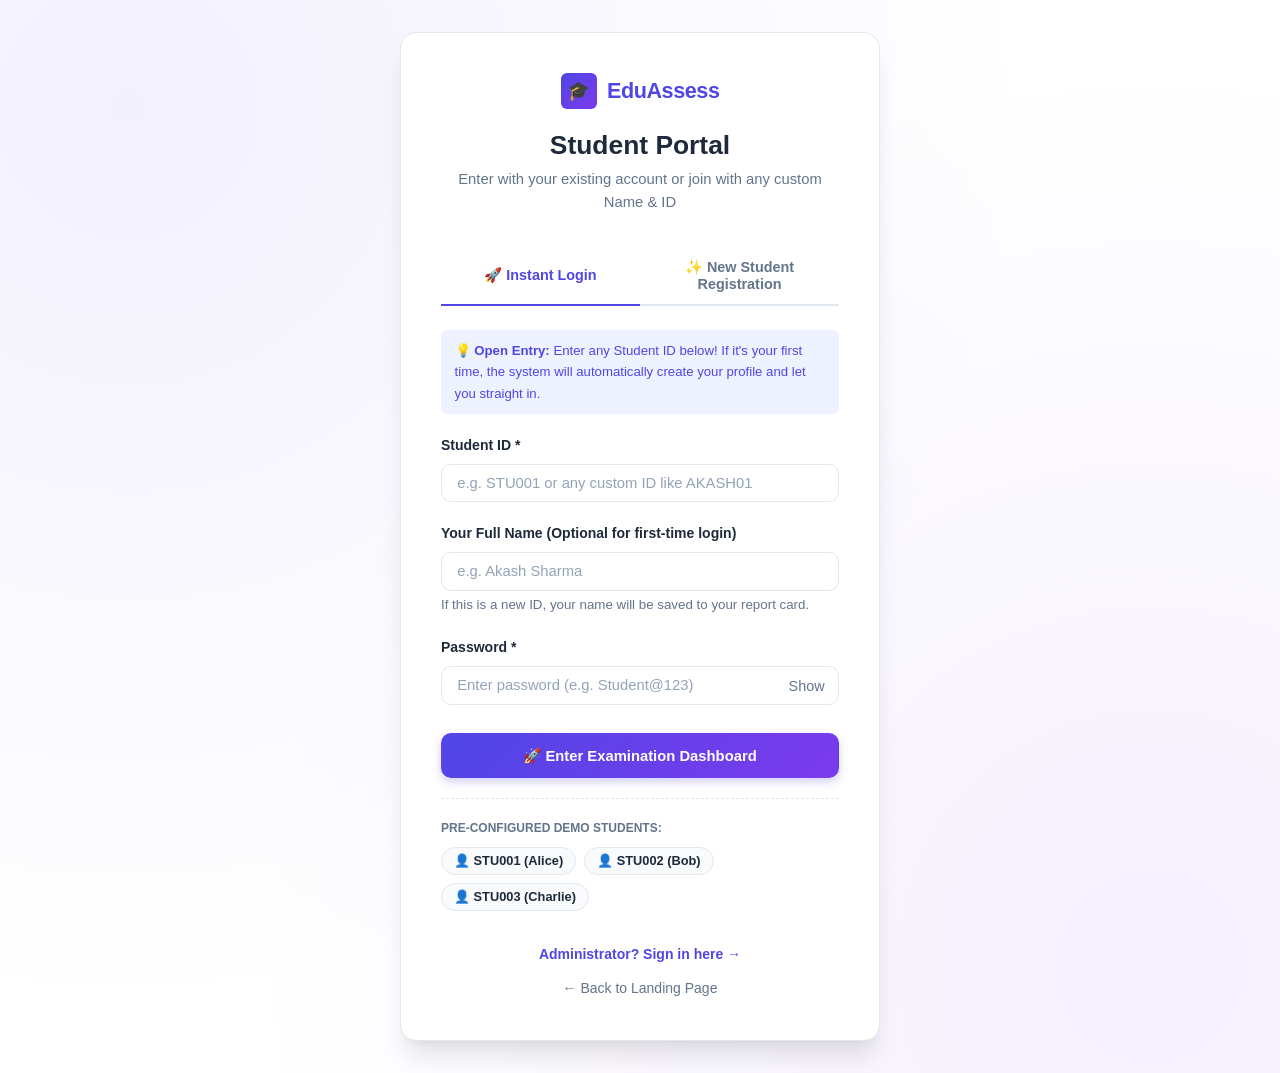
<file: student-results.html>
<!DOCTYPE html>
<html lang="en">
<head>
  <meta charset="UTF-8" />
  <meta http-equiv="X-UA-Compatible" content="IE=edge" />
  <meta name="viewport" content="width=device-width, initial-scale=1.0" />
  <title>Examination Result Card | EduAssess</title>
  <link rel="stylesheet" href="css/style.css" />
  <link rel="stylesheet" href="css/exam.css" />
  <link rel="stylesheet" href="css/dashboard.css" />
  <link rel="stylesheet" href="css/responsive.css" />
  <script src="js/storage.js"></script>
  <script src="js/app.js"></script>
  <script src="js/auth.js"></script>
  <script src="js/results.js"></script>
</head>
<body style="background-color: var(--bg);">

  <!-- Navbar -->
  <header class="landing-navbar no-print">
    <div class="nav-container">
      <a href="student-dashboard.html" class="brand-logo">
        <div class="brand-icon">🎓</div>
        <span>EduAssess</span>
      </a>
      <div class="nav-actions">
        <button class="theme-toggle-btn" id="theme-toggle" aria-label="Toggle theme">🌙</button>
        <button class="btn btn-secondary btn-sm" onclick="window.print()">🖨️ Print / Save PDF</button>
        <a href="student-dashboard.html" class="btn btn-primary btn-sm">Return to Dashboard</a>
      </div>
    </div>
  </header>

  <main class="dashboard-content" style="max-width: 1000px; padding: 2rem 1.5rem;">
    <div id="student-result-container">
      <!-- Result Scorecard Hero -->
      <section class="result-hero-card">
        <div id="res-status-banner" class="result-status-banner pass">
          🏆 Examination Passed
        </div>

        <h2 id="res-exam-title" style="font-size: 2rem; font-weight: 850; margin-bottom: 0.35rem;">Computer Networks Assessment</h2>
        <p class="text-muted" style="font-size: 1rem; margin-bottom: 1.5rem;">
          Subject: <strong id="res-subject">Computer Networks</strong> • Candidate: <strong id="res-student-name">Alice Smith</strong> (<span id="res-student-id">STU001</span>)
        </p>

        <!-- Big Score Display -->
        <div class="score-circle-wrapper">
          <div id="res-percentage" class="score-large-text">90%</div>
          <div id="res-score-summary" class="score-sub-label">18 / 20 Total Marks</div>
        </div>

        <!-- Metrics Grid -->
        <div class="result-metrics-grid">
          <div class="metric-box">
            <div id="res-correct-count" class="metric-box-value" style="color:var(--success);">9</div>
            <div class="metric-box-label">Correct Answers</div>
          </div>
          <div class="metric-box">
            <div id="res-wrong-count" class="metric-box-value" style="color:var(--danger);">1</div>
            <div class="metric-box-label">Wrong Answers</div>
          </div>
          <div class="metric-box">
            <div id="res-unanswered-count" class="metric-box-value" style="color:var(--warning);">0</div>
            <div class="metric-box-label">Unanswered</div>
          </div>
          <div class="metric-box">
            <div id="res-time-taken" class="metric-box-value" style="color:var(--primary);">13m 0s</div>
            <div class="metric-box-label">Time Taken</div>
          </div>
        </div>

        <div style="margin-top:1.5rem; font-size:0.85rem; color:var(--text-light);">
          Submitted on <span id="res-date">-</span>
        </div>
      </section>

      <!-- Question-by-Question Detailed Review -->
      <section class="card" style="margin-bottom: 2rem;">
        <div class="card-header">
          <div>
            <h3 class="card-title">Question Breakdown & Solutions</h3>
            <p class="text-muted" style="font-size: 0.875rem; margin-top: 0.25rem;">
              Review your submitted choices alongside correct answers and explanations.
            </p>
          </div>
        </div>

        <div id="res-questions-review-list">
          <!-- Dynamically populated by results.js -->
        </div>
      </section>

      <!-- Other Past Examinations for This Student -->
      <section class="card no-print">
        <div class="card-header">
          <h3 class="card-title">My Other Examination Records</h3>
        </div>
        <div class="table-responsive">
          <table class="data-table">
            <thead>
              <tr>
                <th>Exam Title</th>
                <th>Subject</th>
                <th>Score</th>
                <th>Percentage</th>
                <th>Outcome</th>
                <th>Action</th>
              </tr>
            </thead>
            <tbody id="res-history-tbody">
              <!-- Dynamically populated -->
            </tbody>
          </table>
        </div>
      </section>
    </div>
  </main>

</body>
</html>
</file>
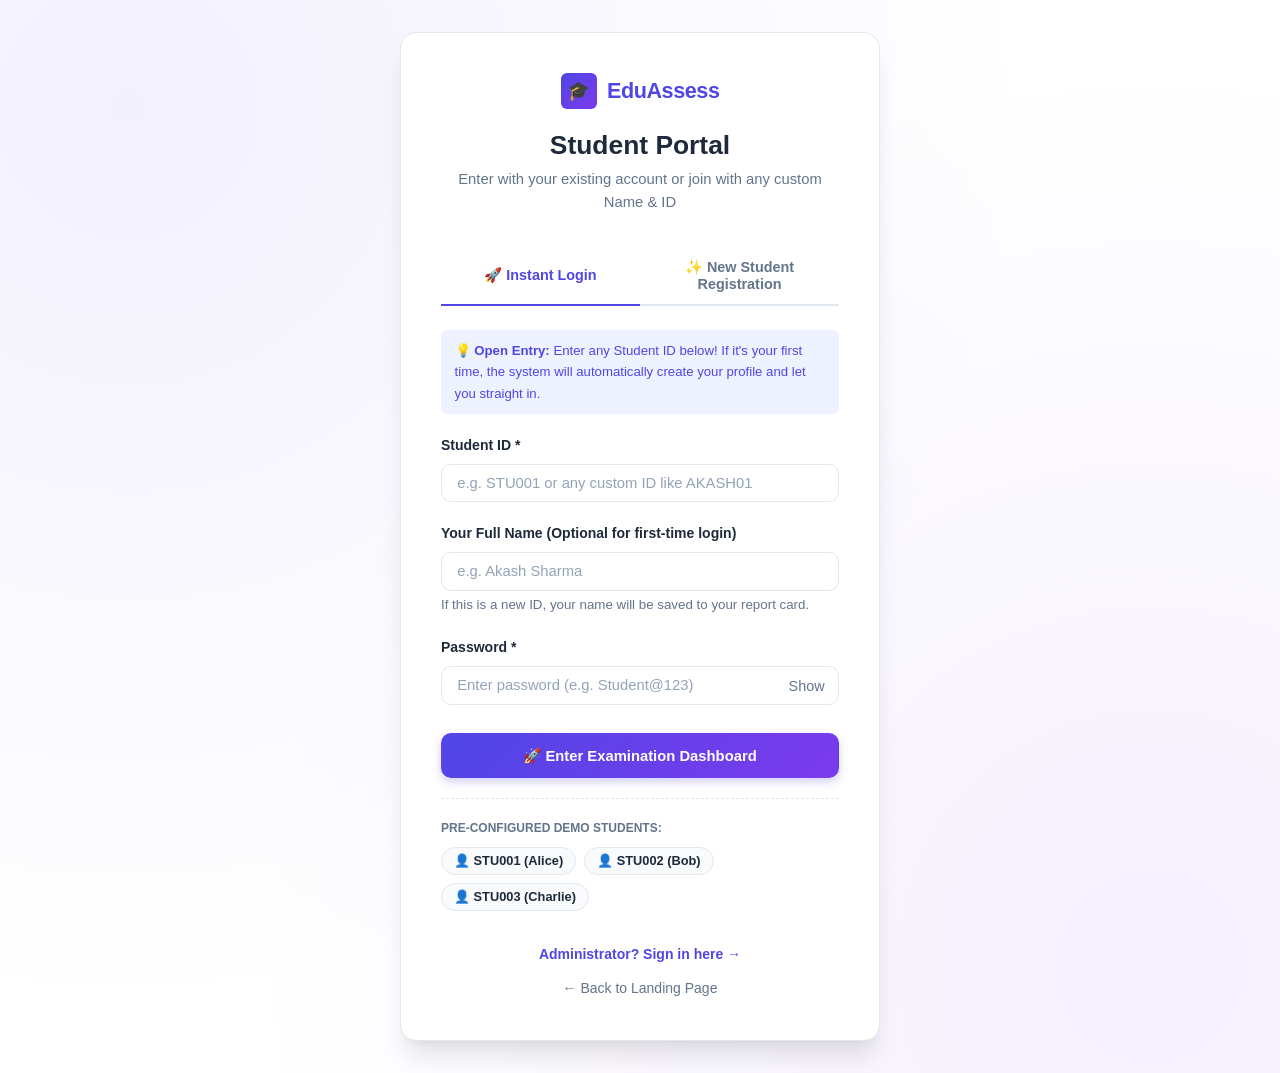
<file: take-exam.html>
<!DOCTYPE html>
<html lang="en">
<head>
  <meta charset="UTF-8" />
  <meta http-equiv="X-UA-Compatible" content="IE=edge" />
  <meta name="viewport" content="width=device-width, initial-scale=1.0" />
  <title>Online Examination Session | EduAssess</title>
  <link rel="stylesheet" href="css/style.css" />
  <link rel="stylesheet" href="css/exam.css" />
  <link rel="stylesheet" href="css/responsive.css" />
  <script src="js/questions-data.js"></script>
  <script src="js/storage.js"></script>
  <script src="js/app.js"></script>
  <script src="js/auth.js"></script>
  <script src="js/timer.js"></script>
  <script src="js/evaluation.js"></script>
  <script src="js/exam-engine.js"></script>
</head>
<body style="background-color: var(--bg);">

  <!-- Exam Header Bar -->
  <header class="exam-header">
    <div class="exam-header-title">
      <h1 id="exam-room-title">Assessment</h1>
      <span id="exam-room-subject">Subject Information</span>
    </div>

    <!-- Countdown Timer -->
    <div id="timer-wrapper" class="exam-timer-wrapper">
      <span class="timer-icon">⏱️</span>
      <span id="timer-countdown" class="timer-digits">00:00:00</span>
    </div>

    <div style="display:flex; align-items:center; gap:1rem;">
      <div style="text-align:right;" class="no-print">
        <span style="font-size:0.75rem; text-transform:uppercase; color:var(--text-muted); display:block;">Candidate</span>
        <strong id="exam-room-student" style="font-size:0.9rem; color:var(--text);">Student</strong>
      </div>
      <button id="btn-finish-exam" class="btn btn-danger btn-sm">
        🏁 Submit Examination
      </button>
    </div>
  </header>

  <!-- Exam Main Interface -->
  <main class="exam-body">
    <!-- Center: Question Container -->
    <section class="question-container">
      <div>
        <div class="question-top-bar">
          <div>
            <span id="q-current-num" class="question-num-badge">Question 1</span>
            <span id="q-current-type" class="badge badge-secondary" style="margin-left:0.5rem;">Multiple Choice</span>
          </div>
          <span id="q-current-marks" class="badge badge-primary">1 Mark</span>
        </div>

        <div id="q-current-text" class="question-text">
          Loading question text...
        </div>

        <!-- Options Container -->
        <div id="q-options-container" class="options-list">
          <!-- Options rendered dynamically -->
        </div>
      </div>

      <!-- Action Footer -->
      <div class="question-footer">
        <div style="display:flex; gap:0.5rem;">
          <button id="btn-clear-resp" class="btn btn-secondary btn-sm" title="Clear chosen answer for this question">
            🧹 Clear Response
          </button>
          <button id="btn-mark-review" class="btn btn-secondary btn-sm" title="Flag this question to review later">
            ☆ Mark for Review
          </button>
        </div>

        <div class="nav-buttons-group">
          <button id="btn-prev-q" class="btn btn-secondary">
            &larr; Previous
          </button>
          <button id="btn-next-q" class="btn btn-primary">
            Save & Next &rarr;
          </button>
        </div>
      </div>
    </section>

    <!-- Right Panel: Question Palette -->
    <aside class="palette-container">
      <h3 class="palette-title">Question Palette</h3>

      <!-- Status Legend -->
      <div class="palette-legend">
        <div class="legend-item">
          <span class="status-dot dot-answered"></span>
          <span>Answered (<strong id="count-answered">0</strong>)</span>
        </div>
        <div class="legend-item">
          <span class="status-dot dot-not-answered"></span>
          <span>Not Answered (<strong id="count-not-answered">0</strong>)</span>
        </div>
        <div class="legend-item">
          <span class="status-dot dot-not-visited"></span>
          <span>Not Visited (<strong id="count-not-visited">0</strong>)</span>
        </div>
        <div class="legend-item">
          <span class="status-dot dot-marked-review"></span>
          <span>Marked Review (<strong id="count-marked-review">0</strong>)</span>
        </div>
        <div class="legend-item" style="grid-column: 1 / -1;">
          <span class="status-dot dot-answered-review"></span>
          <span>Answered & Review (<strong id="count-answered-review">0</strong>)</span>
        </div>
      </div>

      <!-- Question Numbers Grid -->
      <div id="palette-numbers-grid" class="palette-grid">
        <!-- Rendered by exam-engine.js -->
      </div>

      <div style="border-top:1px solid var(--border); padding-top:1rem; text-align:center;">
        <button onclick="document.getElementById('btn-finish-exam').click()" class="btn btn-outline-primary btn-sm" style="width:100%;">
          Submit All Answers
        </button>
      </div>
    </aside>
  </main>

  <!-- Submission Confirmation Modal -->
  <div class="modal-overlay" id="exam-submission-modal">
    <div class="modal-content" style="max-width:480px;">
      <div class="modal-header">
        <h3>Confirm Final Submission</h3>
        <button class="btn-close" id="btn-cancel-submission">&times;</button>
      </div>

      <div class="modal-body">
        <p style="color:var(--text-muted); margin-bottom:1.25rem;">
          Are you sure you wish to submit your examination? Once submitted, your answers cannot be altered.
        </p>

        <!-- Summary Matrix -->
        <div style="background:var(--bg); border:1px solid var(--border); border-radius:8px; padding:1.25rem; display:grid; grid-template-columns:1fr 1fr; gap:1rem;">
          <div>
            <div style="font-size:0.8rem; color:var(--text-muted); text-transform:uppercase;">Total Questions</div>
            <div id="sub-total-q" style="font-size:1.5rem; font-weight:800; color:var(--text);">0</div>
          </div>
          <div>
            <div style="font-size:0.8rem; color:var(--text-muted); text-transform:uppercase;">Answered</div>
            <div id="sub-answered-q" style="font-size:1.5rem; font-weight:800; color:var(--success);">0</div>
          </div>
          <div>
            <div style="font-size:0.8rem; color:var(--text-muted); text-transform:uppercase;">Unanswered</div>
            <div id="sub-unanswered-q" style="font-size:1.5rem; font-weight:800; color:var(--danger);">0</div>
          </div>
          <div>
            <div style="font-size:0.8rem; color:var(--text-muted); text-transform:uppercase;">Marked Review</div>
            <div id="sub-review-q" style="font-size:1.5rem; font-weight:800; color:var(--purple);">0</div>
          </div>
        </div>
      </div>

      <div class="modal-footer">
        <button class="btn btn-secondary" onclick="document.getElementById('exam-submission-modal').classList.remove('active')">
          Return to Exam
        </button>
        <button id="btn-confirm-submission" class="btn btn-danger">
          Yes, Submit Now
        </button>
      </div>
    </div>
  </div>

</body>
</html>
</file>
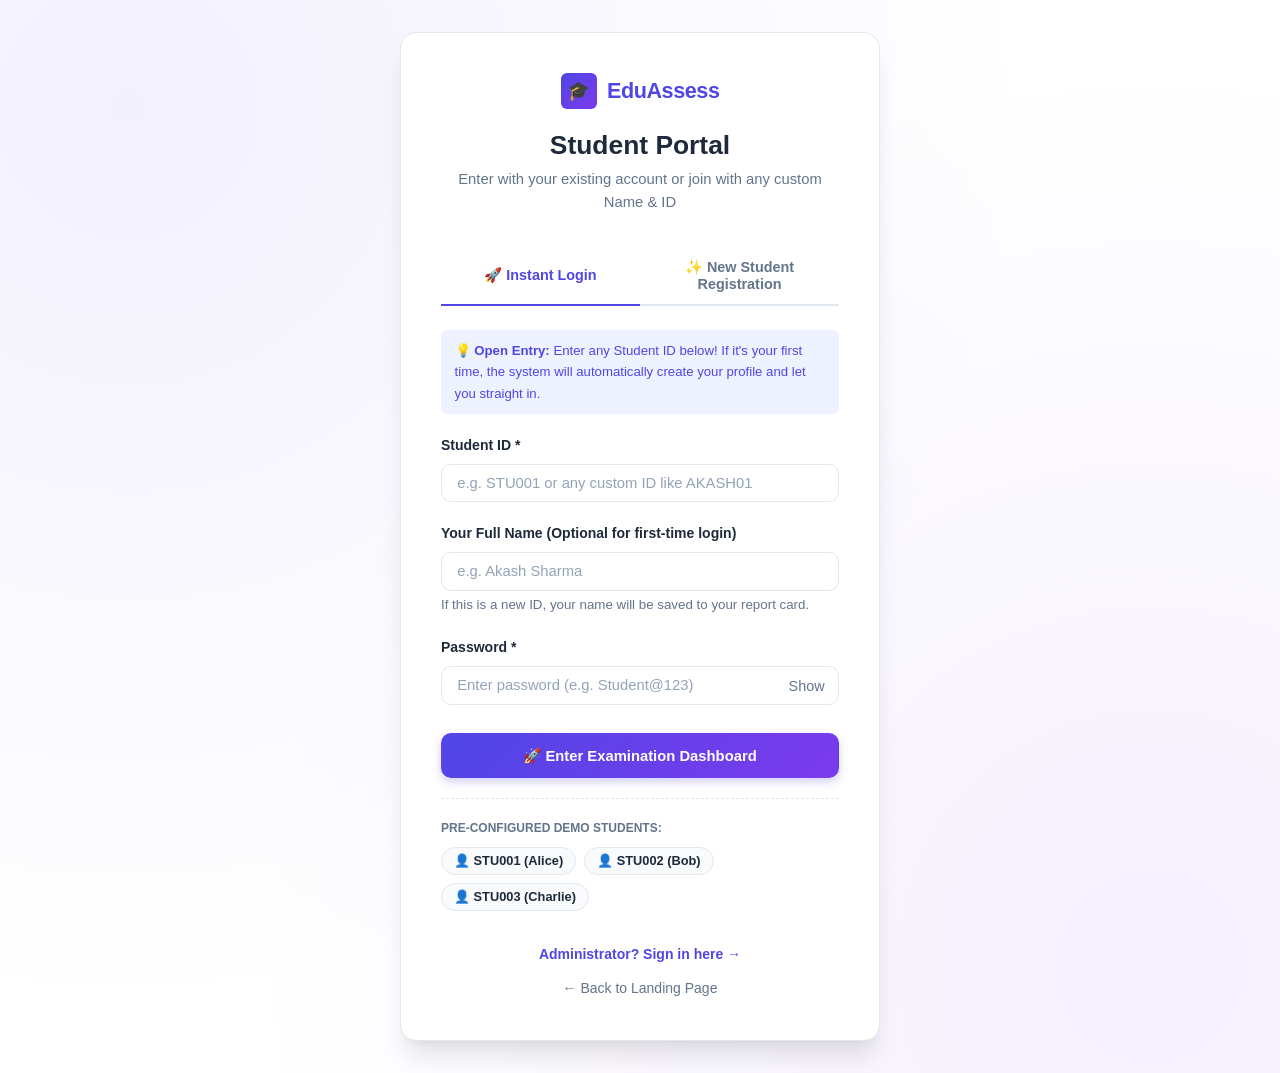
<file: video-modules.html>
<!DOCTYPE html>
<html lang="en">
<head>
  <meta charset="UTF-8" />
  <meta http-equiv="X-UA-Compatible" content="IE=edge" />
  <meta name="viewport" content="width=device-width, initial-scale=1.0" />
  <title>Subject Video Modules | EduAssess</title>
  <link rel="stylesheet" href="css/style.css" />
  <link rel="stylesheet" href="css/dashboard.css" />
  <link rel="stylesheet" href="css/responsive.css" />
  <script src="js/questions-data.js"></script>
  <script src="js/storage.js"></script>
  <script src="js/app.js"></script>
  <script src="js/auth.js"></script>
  <style>
    .video-grid {
      display: grid;
      grid-template-columns: repeat(auto-fill, minmax(330px, 1fr));
      gap: 1.5rem;
      margin-top: 1.5rem;
    }

    .video-card {
      background: var(--surface);
      border: 1px solid var(--border);
      border-radius: var(--radius-lg);
      overflow: hidden;
      box-shadow: var(--shadow-sm);
      transition: var(--transition);
      display: flex;
      flex-direction: column;
      position: relative;
    }

    .video-card:hover {
      transform: translateY(-3px);
      box-shadow: var(--shadow-md);
      border-color: var(--border-focus);
    }

    .video-thumbnail-wrapper {
      position: relative;
      width: 100%;
      height: 190px;
      background: #000;
      overflow: hidden;
      cursor: pointer;
    }

    .video-thumbnail-img {
      width: 100%;
      height: 100%;
      object-fit: cover;
      opacity: 0.9;
      transition: transform 0.3s ease, opacity 0.3s ease;
    }

    .video-thumbnail-wrapper:hover .video-thumbnail-img {
      transform: scale(1.05);
      opacity: 1;
    }

    .play-overlay-icon {
      position: absolute;
      top: 50%;
      left: 50%;
      transform: translate(-50%, -50%);
      width: 54px;
      height: 54px;
      background: rgba(220, 38, 38, 0.9);
      border-radius: var(--radius-full);
      display: flex;
      align-items: center;
      justify-content: center;
      color: #fff;
      font-size: 1.4rem;
      box-shadow: 0 4px 15px rgba(0, 0, 0, 0.4);
      transition: transform 0.2s ease, background 0.2s ease;
      pointer-events: none;
    }

    .video-thumbnail-wrapper:hover .play-overlay-icon {
      transform: translate(-50%, -50%) scale(1.15);
      background: #FF0000;
    }

    .video-duration-pill {
      position: absolute;
      bottom: 8px;
      right: 8px;
      background: rgba(0, 0, 0, 0.8);
      color: #fff;
      font-size: 0.75rem;
      font-weight: 700;
      padding: 0.2rem 0.5rem;
      border-radius: 4px;
      letter-spacing: 0.03em;
    }

    .video-card-body {
      padding: 1.25rem;
      display: flex;
      flex-direction: column;
      flex: 1;
    }

    .video-subject-tag {
      font-size: 0.72rem;
      font-weight: 700;
      text-transform: uppercase;
      letter-spacing: 0.05em;
      margin-bottom: 0.4rem;
      display: inline-block;
    }

    .video-title-link {
      font-size: 1.05rem;
      font-weight: 700;
      color: var(--text);
      line-height: 1.4;
      margin-bottom: 0.5rem;
      text-decoration: none;
      display: block;
      transition: color 0.2s ease;
    }

    .video-title-link:hover {
      color: var(--primary);
    }

    .video-topic-tag {
      font-size: 0.8rem;
      color: var(--primary);
      font-weight: 600;
      margin-bottom: 0.5rem;
    }

    .video-desc {
      font-size: 0.85rem;
      color: var(--text-muted);
      line-height: 1.5;
      margin-bottom: 1rem;
      flex: 1;
    }

    .video-instructor {
      font-size: 0.8rem;
      color: var(--text-light);
      margin-bottom: 1rem;
      display: flex;
      align-items: center;
      gap: 0.35rem;
    }

    .video-actions {
      display: flex;
      gap: 0.5rem;
      align-items: center;
      padding-top: 0.75rem;
      border-top: 1px solid var(--border);
    }

    .btn-yt {
      background: #FF0000;
      color: #FFFFFF;
      font-weight: 700;
      display: inline-flex;
      align-items: center;
      gap: 0.4rem;
      border: none;
      border-radius: var(--radius);
      padding: 0.5rem 0.9rem;
      font-size: 0.85rem;
      text-decoration: none;
      transition: var(--transition);
      flex: 1;
      justify-content: center;
    }

    .btn-yt:hover {
      background: #CC0000;
      color: #FFFFFF;
      transform: translateY(-1px);
    }

    .subject-pill-bar {
      display: flex;
      gap: 0.65rem;
      overflow-x: auto;
      padding-bottom: 0.5rem;
      margin-bottom: 1.25rem;
    }

    .subject-pill-btn {
      padding: 0.55rem 1.15rem;
      border-radius: var(--radius-full);
      font-size: 0.875rem;
      font-weight: 700;
      border: 1.5px solid var(--border);
      background: var(--surface);
      color: var(--text-muted);
      cursor: pointer;
      white-space: nowrap;
      transition: var(--transition);
    }

    .subject-pill-btn:hover {
      border-color: var(--primary);
      color: var(--primary);
    }

    .subject-pill-btn.active {
      background: linear-gradient(135deg, var(--primary), var(--secondary));
      color: #FFFFFF;
      border-color: transparent;
      box-shadow: 0 4px 10px rgba(79, 70, 229, 0.25);
    }
  </style>
</head>
<body>
  <div class="app-container">
    <!-- Dynamic Sidebar (Populated based on user role) -->
    <aside class="sidebar" id="app-sidebar">
      <div class="sidebar-header">
        <a href="index.html" class="sidebar-brand">
          <div class="brand-icon">🎓</div>
          <span>EduAssess</span>
        </a>
        <span class="sidebar-role-badge" id="sidebar-role-badge">USER</span>
      </div>

      <ul class="sidebar-nav" id="sidebar-nav-items">
        <!-- Rendered based on role -->
      </ul>

      <div class="sidebar-footer">
        <div class="user-mini-profile">
          <div class="user-avatar" id="sidebar-avatar">U</div>
          <div class="user-info">
            <div class="user-name" id="sidebar-username">User</div>
            <div class="user-role-label" id="sidebar-role-label">Role</div>
          </div>
        </div>
      </div>
    </aside>

    <!-- Main Wrapper -->
    <div class="main-wrapper">
      <!-- Top Navbar -->
      <header class="top-navbar">
        <div class="nav-left">
          <button class="mobile-toggle-btn" aria-label="Toggle Navigation">☰</button>
          <div class="page-breadcrumb">Subject Video Sessions & Learning Modules</div>
        </div>
        <div class="nav-right">
          <button class="theme-toggle-btn" id="theme-toggle" aria-label="Toggle theme">🌙</button>
          <button id="admin-add-video-btn" class="btn btn-sm btn-primary" style="display:none;">
            ➕ Add Video Session
          </button>
          <a id="nav-dashboard-link" href="student-dashboard.html" class="btn btn-sm btn-secondary">
            &larr; Back to Dashboard
          </a>
          <button class="btn btn-sm btn-danger btn-logout">Sign Out</button>
        </div>
      </header>

      <main class="dashboard-content">
        <!-- Hero Banner -->
        <div class="welcome-banner" style="background: linear-gradient(135deg, #1E1B4B, #4338CA); margin-bottom: 2rem;">
          <div class="welcome-text">
            <h2>🎥 Subject Video Lecture Modules</h2>
            <p>
              Curated chapter-wise YouTube video sessions for all 4 major subjects. Click on any module to redirect directly to the YouTube lecture or preview it inside the platform.
            </p>
          </div>
          <div style="display:flex; gap:0.5rem; align-items:center;">
            <span class="badge" style="background:rgba(255,255,255,0.2); color:#fff; font-size:0.85rem; padding:0.4rem 0.8rem;">
              📺 24 Guided Sessions
            </span>
          </div>
        </div>

        <!-- Subject Pill Filter Bar -->
        <div class="subject-pill-bar">
          <button class="subject-pill-btn active" data-subject="">All Subjects</button>
          <button class="subject-pill-btn" data-subject="Computer Networks">🌐 Computer Networks</button>
          <button class="subject-pill-btn" data-subject="Cyber Security">🛡️ Cyber Security</button>
          <button class="subject-pill-btn" data-subject="Database Management Systems">🗄️ Database Management Systems</button>
          <button class="subject-pill-btn" data-subject="Operating Systems">💻 Operating Systems</button>
        </div>

        <!-- Search & Info Bar -->
        <div class="card" style="padding:1rem 1.25rem; margin-bottom:1.5rem;">
          <div style="display:flex; justify-content:space-between; align-items:center; flex-wrap:wrap; gap:1rem;">
            <div class="search-box" style="max-width:380px;">
              <span class="search-icon">🔍</span>
              <input type="text" id="search-videos" class="form-control" placeholder="Search modules by topic, keyword, or concept..." />
            </div>
            <div style="font-size:0.875rem; color:var(--text-muted);">
              Showing <strong id="video-count-display">0</strong> Video Lecture Modules
            </div>
          </div>
        </div>

        <!-- Video Modules Grid -->
        <section class="video-grid" id="video-modules-grid">
          <!-- Populated dynamically -->
        </section>
      </main>
    </div>
  </div>

  <!-- Video In-App Preview Modal -->
  <div class="modal-overlay" id="video-preview-modal">
    <div class="modal-content" style="max-width: 860px; height: 85vh; display:flex; flex-direction:column;">
      <div class="modal-header">
        <h3 id="preview-modal-title" style="font-size:1.15rem; font-weight:700;">Video Session</h3>
        <button class="btn-close" onclick="closeVideoModal()">&times;</button>
      </div>
      <div class="modal-body" style="flex:1; padding:0; background:#000;">
        <iframe id="video-iframe" style="width:100%; height:100%; border:none;" allow="accelerometer; autoplay; clipboard-write; encrypted-media; gyroscope; picture-in-picture" allowfullscreen></iframe>
      </div>
      <div class="modal-footer" style="justify-content:space-between;">
        <button class="btn btn-secondary" onclick="closeVideoModal()">Close</button>
        <a id="preview-yt-direct-btn" href="#" target="_blank" rel="noopener noreferrer" class="btn-yt">
          <svg width="18" height="18" viewBox="0 0 24 24" fill="currentColor"><path d="M23.498 6.186a3.016 3.016 0 0 0-2.122-2.136C19.505 3.545 12 3.545 12 3.545s-7.505 0-9.377.505A3.017 3.017 0 0 0 .502 6.186C0 8.07 0 12 0 12s0 3.93.502 5.814a3.016 3.016 0 0 0 2.122 2.136c1.871.505 9.376.505 9.376.505s7.505 0 9.377-.505a3.015 3.015 0 0 0 2.122-2.136C24 15.93 24 12 24 12s0-3.93-.502-5.814zM9.545 15.568V8.432L15.818 12l-6.273 3.568z"/></svg>
          Watch Full Screen Directly on YouTube ↗
        </a>
      </div>
    </div>
  </div>

  <!-- Admin Add / Edit Video Modal -->
  <div class="modal-overlay" id="admin-video-modal">
    <div class="modal-content" style="max-width: 650px;">
      <div class="modal-header">
        <h3 id="admin-video-modal-title">Add New Video Session</h3>
        <button class="btn-close" onclick="document.getElementById('admin-video-modal').classList.remove('active')">&times;</button>
      </div>
      <form id="admin-video-form">
        <input type="hidden" id="video-form-mode" value="create" />
        <input type="hidden" id="video-form-id" value="" />

        <div class="modal-body">
          <div style="display:grid; grid-template-columns:1fr 1fr; gap:1rem;">
            <div class="form-group">
              <label class="form-label">Subject *</label>
              <select id="vid-subject-input" class="form-select" required>
                <option value="Computer Networks">Computer Networks</option>
                <option value="Cyber Security">Cyber Security</option>
                <option value="Database Management Systems">Database Management Systems</option>
                <option value="Operating Systems">Operating Systems</option>
              </select>
            </div>

            <div class="form-group">
              <label class="form-label">Module Number *</label>
              <input type="number" id="vid-mod-num-input" class="form-control" min="1" max="20" value="1" required />
            </div>
          </div>

          <div class="form-group">
            <label class="form-label">Module Title *</label>
            <input type="text" id="vid-title-input" class="form-control" placeholder="e.g. Module 1: OSI 7-Layer Architecture" required />
          </div>

          <div class="form-group">
            <label class="form-label">Core Topic / Concept *</label>
            <input type="text" id="vid-topic-input" class="form-control" placeholder="e.g. Protocol Encapsulation & Packet Flow" required />
          </div>

          <div class="form-group">
            <label class="form-label">YouTube Video or Playlist URL *</label>
            <input type="url" id="vid-url-input" class="form-control" placeholder="e.g. https://www.youtube.com/watch?v=IPvYjXCsTg8" required />
            <small class="text-muted">Accepts standard YouTube links (youtube.com/watch?v=... or youtu.be/...).</small>
          </div>

          <div style="display:grid; grid-template-columns:1fr 1fr; gap:1rem;">
            <div class="form-group">
              <label class="form-label">Duration</label>
              <input type="text" id="vid-duration-input" class="form-control" placeholder="e.g. 45 mins" value="45 mins" />
            </div>

            <div class="form-group">
              <label class="form-label">Instructor / Channel</label>
              <input type="text" id="vid-instructor-input" class="form-control" placeholder="e.g. Neso Academy" value="Educational Channel" />
            </div>
          </div>

          <div class="form-group">
            <label class="form-label">Description / Learning Objectives</label>
            <textarea id="vid-desc-input" class="form-control" rows="2" placeholder="Brief summary of concepts covered in this session..."></textarea>
          </div>
        </div>

        <div class="modal-footer">
          <button type="button" class="btn btn-secondary" onclick="document.getElementById('admin-video-modal').classList.remove('active')">Cancel</button>
          <button type="submit" class="btn btn-primary">Save Video Session</button>
        </div>
      </form>
    </div>
  </div>

  <script>
    let activeSubjectFilter = '';
    let currentUser = null;

    document.addEventListener('DOMContentLoaded', () => {
      // 1. Check Authentication & Set Role-specific Navigation
      currentUser = window.OES_Auth ? window.OES_Auth.getCurrentUser() : null;
      if (!currentUser) {
        window.location.href = 'student-login.html';
        return;
      }

      setupRoleNavigation(currentUser);

      // 2. Render Initial Videos
      renderVideos();

      // 3. Subject Filter Pill Listeners
      const pillBtns = document.querySelectorAll('.subject-pill-btn');
      pillBtns.forEach(btn => {
        btn.addEventListener('click', () => {
          pillBtns.forEach(b => b.classList.remove('active'));
          btn.classList.add('active');
          activeSubjectFilter = btn.getAttribute('data-subject');
          renderVideos();
        });
      });

      // 4. Search Input Listener
      const searchInput = document.getElementById('search-videos');
      if (searchInput) {
        searchInput.addEventListener('input', renderVideos);
      }

      // 5. Admin Add Video Button
      const adminAddBtn = document.getElementById('admin-add-video-btn');
      if (adminAddBtn && currentUser.role === 'admin') {
        adminAddBtn.style.display = 'inline-flex';
        adminAddBtn.addEventListener('click', () => {
          document.getElementById('admin-video-form').reset();
          document.getElementById('video-form-mode').value = 'create';
          document.getElementById('video-form-id').value = 'VID-' + Date.now().toString(36).toUpperCase();
          document.getElementById('admin-video-modal-title').textContent = 'Add New Video Session';
          document.getElementById('admin-video-modal').classList.add('active');
        });
      }

      // 6. Admin Form Submit
      const adminForm = document.getElementById('admin-video-form');
      if (adminForm) {
        adminForm.addEventListener('submit', (e) => {
          e.preventDefault();
          const mode = document.getElementById('video-form-mode').value;
          const id = document.getElementById('video-form-id').value || ('VID-' + Date.now().toString(36).toUpperCase());
          const subject = document.getElementById('vid-subject-input').value;
          const modNum = Number(document.getElementById('vid-mod-num-input').value) || 1;
          const title = document.getElementById('vid-title-input').value.trim();
          const topic = document.getElementById('vid-topic-input').value.trim();
          const youtubeUrl = document.getElementById('vid-url-input').value.trim();
          const duration = document.getElementById('vid-duration-input').value.trim() || '30 mins';
          const instructor = document.getElementById('vid-instructor-input').value.trim() || 'Course Instructor';
          const desc = document.getElementById('vid-desc-input').value.trim();

          const videoData = {
            id,
            subject,
            moduleNumber: modNum,
            moduleTitle: title,
            topic,
            youtubeUrl,
            duration,
            instructor,
            description: desc
          };

          window.OES_Storage.saveVideoModule(videoData);
          window.OES_App.showToast(`Video session "${title}" saved successfully!`, 'success');
          document.getElementById('admin-video-modal').classList.remove('active');
          renderVideos();
        });
      }
    });

    // --- Dynamic Sidebar Setup for Admin vs Student ---
    function setupRoleNavigation(user) {
      const roleBadge = document.getElementById('sidebar-role-badge');
      const avatar = document.getElementById('sidebar-avatar');
      const username = document.getElementById('sidebar-username');
      const roleLabel = document.getElementById('sidebar-role-label');
      const navList = document.getElementById('sidebar-nav-items');
      const backLink = document.getElementById('nav-dashboard-link');

      roleBadge.textContent = user.role.toUpperCase();
      username.textContent = user.name || user.username;
      roleLabel.textContent = user.role === 'admin' ? 'System Administrator' : (user.department || 'Student');
      avatar.textContent = (user.name || user.username).charAt(0).toUpperCase();

      if (user.role === 'admin') {
        roleBadge.className = 'sidebar-role-badge';
        backLink.href = 'admin-dashboard.html';
        navList.innerHTML = `
          <li class="nav-section-title">Core Management</li>
          <li class="sidebar-item">
            <a href="admin-dashboard.html"><span class="nav-icon">📊</span><span>Dashboard Overview</span></a>
          </li>
          <li class="sidebar-item">
            <a href="admin-dashboard.html#student-management-section"><span class="nav-icon">👥</span><span>Students Directory</span></a>
          </li>
          <li class="sidebar-item">
            <a href="question-bank.html"><span class="nav-icon">❓</span><span>Question Bank</span></a>
          </li>
          <li class="sidebar-item">
            <a href="exam-management.html"><span class="nav-icon">📝</span><span>Exam Management</span></a>
          </li>
          <li class="sidebar-item">
            <a href="admin-results.html"><span class="nav-icon">📈</span><span>Results & Reports</span></a>
          </li>
          <li class="sidebar-item active">
            <a href="video-modules.html"><span class="nav-icon">🎥</span><span>Video Modules</span></a>
          </li>
          <li class="nav-section-title" style="margin-top:1rem;">Account</li>
          <li class="sidebar-item">
            <a href="profile.html"><span class="nav-icon">👤</span><span>My Profile</span></a>
          </li>
          <li class="sidebar-item">
            <a href="#" class="btn-logout" style="color:var(--danger);"><span class="nav-icon">🚪</span><span>Sign Out</span></a>
          </li>
        `;
      } else {
        roleBadge.style.background = 'var(--secondary-light)';
        roleBadge.style.color = 'var(--secondary)';
        backLink.href = 'student-dashboard.html';
        navList.innerHTML = `
          <li class="nav-section-title">Navigation</li>
          <li class="sidebar-item">
            <a href="student-dashboard.html"><span class="nav-icon">📊</span><span>Dashboard</span></a>
          </li>
          <li class="sidebar-item">
            <a href="student-dashboard.html#available-exams-section"><span class="nav-icon">📝</span><span>Available Exams</span></a>
          </li>
          <li class="sidebar-item">
            <a href="student-questions.html"><span class="nav-icon">📚</span><span>Question Bank & PDFs</span></a>
          </li>
          <li class="sidebar-item active">
            <a href="video-modules.html"><span class="nav-icon">🎥</span><span>Video Modules</span></a>
          </li>
          <li class="sidebar-item">
            <a href="student-dashboard.html#my-exams-section"><span class="nav-icon">📈</span><span>My Results</span></a>
          </li>
          <li class="nav-section-title" style="margin-top:1rem;">Profile</li>
          <li class="sidebar-item">
            <a href="profile.html"><span class="nav-icon">👤</span><span>My Profile</span></a>
          </li>
          <li class="sidebar-item">
            <a href="#" class="btn-logout" style="color:var(--danger);"><span class="nav-icon">🚪</span><span>Sign Out</span></a>
          </li>
        `;
      }
    }

    // --- Render Video Modules ---
    function renderVideos() {
      const grid = document.getElementById('video-modules-grid');
      const countEl = document.getElementById('video-count-display');
      const searchVal = (document.getElementById('search-videos').value || '').toLowerCase().trim();

      const allVideos = window.OES_Storage.getVideoModules();

      const filtered = allVideos.filter(v => {
        const matchesSubject = activeSubjectFilter ? v.subject === activeSubjectFilter : true;
        const matchesSearch = (v.moduleTitle || '').toLowerCase().includes(searchVal) ||
                              (v.topic || '').toLowerCase().includes(searchVal) ||
                              (v.description || '').toLowerCase().includes(searchVal) ||
                              (v.instructor || '').toLowerCase().includes(searchVal) ||
                              (v.subject || '').toLowerCase().includes(searchVal);
        return matchesSubject && matchesSearch;
      });

      if (countEl) countEl.textContent = filtered.length;

      if (filtered.length === 0) {
        grid.innerHTML = `
          <div class="card" style="grid-column: 1 / -1; text-align:center; padding:3rem; color:var(--text-muted);">
            <h3>No Video Sessions Found</h3>
            <p>No video modules match your current search or subject filter.</p>
          </div>
        `;
        return;
      }

      grid.innerHTML = filtered.map(v => {
        const embedId = v.embedId || window.OES_Storage.extractYoutubeId(v.youtubeUrl);
        const thumbUrl = v.thumbnail || (embedId ? `https://img.youtube.com/vi/${embedId}/hqdefault.jpg` : '');

        let subjColor = 'var(--primary)';
        let subjBg = 'var(--primary-light)';
        if (v.subject === 'Cyber Security') { subjColor = '#DC2626'; subjBg = '#FEE2E2'; }
        if (v.subject === 'Database Management Systems') { subjColor = '#16A34A'; subjBg = '#DCFCE7'; }
        if (v.subject === 'Operating Systems') { subjColor = '#7C3AED'; subjBg = '#F5F3FF'; }

        const isAdmin = currentUser && currentUser.role === 'admin';

        return `
          <div class="video-card">
            <!-- Clickable Thumbnail Redirecting to YouTube -->
            <div class="video-thumbnail-wrapper" onclick="redirectToYouTube('${v.youtubeUrl}')" title="Click to Watch on YouTube">
              <img src="${thumbUrl}" class="video-thumbnail-img" alt="${v.moduleTitle}" onerror="this.src='https://images.unsplash.com/photo-1516321318423-f06f85e504b3?w=600&q=80'" />
              <div class="play-overlay-icon">▶</div>
              <span class="video-duration-pill">⏱️ ${v.duration || '30m'}</span>
            </div>

            <div class="video-card-body">
              <div style="display:flex; justify-content:space-between; align-items:center; margin-bottom:0.4rem;">
                <span class="video-subject-tag" style="color:${subjColor}; background:${subjBg}; padding:0.2rem 0.55rem; border-radius:4px;">
                  ${v.subject}
                </span>
                <span style="font-size:0.75rem; font-weight:700; color:var(--text-light);">
                  MODULE ${v.moduleNumber || 1}
                </span>
              </div>

              <a href="${v.youtubeUrl}" target="_blank" rel="noopener noreferrer" class="video-title-link" title="Open YouTube video session">
                ${v.moduleTitle} ↗
              </a>

              <div class="video-topic-tag">📌 ${v.topic}</div>

              <p class="video-desc">${v.description || 'Watch the guided visual breakdown for this module on YouTube.'}</p>

              <div class="video-instructor">
                <span>👨‍🏫 Instructor:</span>
                <strong style="color:var(--text);">${v.instructor || 'University Faculty'}</strong>
              </div>

              <!-- Action Bar -->
              <div class="video-actions">
                <a href="${v.youtubeUrl}" target="_blank" rel="noopener noreferrer" class="btn-yt" title="Open in YouTube">
                  <svg width="16" height="16" viewBox="0 0 24 24" fill="currentColor"><path d="M23.498 6.186a3.016 3.016 0 0 0-2.122-2.136C19.505 3.545 12 3.545 12 3.545s-7.505 0-9.377.505A3.017 3.017 0 0 0 .502 6.186C0 8.07 0 12 0 12s0 3.93.502 5.814a3.016 3.016 0 0 0 2.122 2.136c1.871.505 9.376.505 9.376.505s7.505 0 9.377-.505a3.015 3.015 0 0 0 2.122-2.136C24 15.93 24 12 24 12s0-3.93-.502-5.814zM9.545 15.568V8.432L15.818 12l-6.273 3.568z"/></svg>
                  Watch on YouTube
                </a>

                <button class="btn btn-sm btn-secondary" onclick="openVideoPreview('${v.id}')" title="Preview embedded inside EduAssess">
                  👁️ Preview
                </button>

                ${isAdmin ? `
                  <button class="btn btn-sm btn-outline-primary" onclick="editVideoModal('${v.id}')" title="Edit Session">
                    ✏️
                  </button>
                  <button class="btn btn-sm btn-danger" onclick="deleteVideoModule('${v.id}')" title="Delete Session">
                    🗑️
                  </button>
                ` : ''}
              </div>
            </div>
          </div>
        `;
      }).join('');
    }

    // Direct YouTube Redirect Function
    window.redirectToYouTube = function(url) {
      if (url) {
        window.open(url, '_blank', 'noopener,noreferrer');
      }
    };

    // In-App Modal Preview
    window.openVideoPreview = function(id) {
      const v = window.OES_Storage.getVideoModuleById(id);
      if (!v) return;

      const embedId = v.embedId || window.OES_Storage.extractYoutubeId(v.youtubeUrl);
      if (!embedId) {
        window.open(v.youtubeUrl, '_blank', 'noopener,noreferrer');
        return;
      }

      document.getElementById('preview-modal-title').textContent = `${v.subject} - ${v.moduleTitle}`;
      document.getElementById('video-iframe').src = `https://www.youtube.com/embed/${embedId}?autoplay=1`;
      document.getElementById('preview-yt-direct-btn').href = v.youtubeUrl;

      document.getElementById('video-preview-modal').classList.add('active');
    };

    window.closeVideoModal = function() {
      const modal = document.getElementById('video-preview-modal');
      modal.classList.remove('active');
      document.getElementById('video-iframe').src = ''; // stop playback
    };

    // Admin Edit & Delete Handlers
    window.editVideoModal = function(id) {
      const v = window.OES_Storage.getVideoModuleById(id);
      if (!v) return;

      document.getElementById('admin-video-modal-title').textContent = 'Edit Video Session';
      document.getElementById('video-form-mode').value = 'edit';
      document.getElementById('video-form-id').value = v.id;
      document.getElementById('vid-subject-input').value = v.subject;
      document.getElementById('vid-mod-num-input').value = v.moduleNumber || 1;
      document.getElementById('vid-title-input').value = v.moduleTitle;
      document.getElementById('vid-topic-input').value = v.topic || '';
      document.getElementById('vid-url-input').value = v.youtubeUrl;
      document.getElementById('vid-duration-input').value = v.duration || '30 mins';
      document.getElementById('vid-instructor-input').value = v.instructor || '';
      document.getElementById('vid-desc-input').value = v.description || '';

      document.getElementById('admin-video-modal').classList.add('active');
    };

    window.deleteVideoModule = function(id) {
      window.OES_App.confirmModal({
        title: 'Delete Video Session',
        message: 'Are you sure you want to remove this video module? It will no longer be available to students.',
        confirmText: 'Delete Video',
        confirmClass: 'btn-danger',
        onConfirm: () => {
          window.OES_Storage.deleteVideoModule(id);
          window.OES_App.showToast('Video session deleted.', 'success');
          renderVideos();
        }
      });
    };
  </script>
</body>
</html>
</file>
<file: css/style.css>
/* ==========================================================================
   ONLINE EXAMINATION AND ASSESSMENT SYSTEM - CORE STYLESHEET
   Professional SaaS Academic Design System
   ========================================================================== */

:root {
  /* Brand Color Palette */
  --primary: #4F46E5;
  --primary-hover: #4338CA;
  --primary-light: #EEF2FF;
  --secondary: #7C3AED;
  --secondary-hover: #6D28D9;
  --secondary-light: #F5F3FF;
  
  /* Accent & Feedback */
  --success: #16A34A;
  --success-bg: #DCFCE7;
  --warning: #F59E0B;
  --warning-bg: #FEF3C7;
  --danger: #DC2626;
  --danger-bg: #FEE2E2;
  --info: #0284C7;
  --info-bg: #E0F2FE;
  --purple: #9333EA;
  --purple-bg: #F3E8FF;

  /* Neutrals */
  --bg: #F8FAFC;
  --surface: #FFFFFF;
  --surface-hover: #F1F5F9;
  --border: #E2E8F0;
  --border-focus: #818CF8;
  --text: #1E293B;
  --text-muted: #64748B;
  --text-light: #94A3B8;

  /* Shadows */
  --shadow-sm: 0 1px 2px 0 rgba(0, 0, 0, 0.05);
  --shadow: 0 4px 6px -1px rgba(0, 0, 0, 0.1), 0 2px 4px -2px rgba(0, 0, 0, 0.05);
  --shadow-md: 0 10px 15px -3px rgba(0, 0, 0, 0.1), 0 4px 6px -4px rgba(0, 0, 0, 0.05);
  --shadow-lg: 0 20px 25px -5px rgba(0, 0, 0, 0.1), 0 8px 10px -6px rgba(0, 0, 0, 0.05);
  --shadow-primary: 0 10px 15px -3px rgba(79, 70, 229, 0.3);

  /* Geometry */
  --radius-sm: 6px;
  --radius: 10px;
  --radius-lg: 16px;
  --radius-full: 9999px;
  --transition: all 0.25s cubic-bezier(0.4, 0, 0.2, 1);
}

/* Dark Theme Variables */
[data-theme="dark"], body.dark {
  --bg: #0F172A;
  --surface: #1E293B;
  --surface-hover: #334155;
  --border: #334155;
  --border-focus: #6366F1;
  --text: #F1F5F9;
  --text-muted: #94A3B8;
  --text-light: #64748B;
  --primary-light: rgba(79, 70, 229, 0.15);
  --secondary-light: rgba(124, 58, 237, 0.15);
  --shadow: 0 4px 6px -1px rgba(0, 0, 0, 0.3);
  --shadow-md: 0 10px 15px -3px rgba(0, 0, 0, 0.4);
}

/* CSS Reset & Baseline */
*, *::before, *::after {
  box-sizing: border-box;
  margin: 0;
  padding: 0;
}

html {
  scroll-behavior: smooth;
  font-size: 16px;
}

body {
  font-family: 'Inter', -apple-system, BlinkMacSystemFont, "Segoe UI", Roboto, Helvetica, Arial, sans-serif;
  background-color: var(--bg);
  color: var(--text);
  line-height: 1.6;
  min-height: 100vh;
  transition: background-color 0.3s ease, color 0.3s ease;
  overflow-x: hidden;
}

a {
  color: var(--primary);
  text-decoration: none;
  transition: var(--transition);
}

a:hover {
  color: var(--primary-hover);
}

img, svg {
  vertical-align: middle;
}

/* Typography Helpers */
h1, h2, h3, h4, h5, h6 {
  color: var(--text);
  font-weight: 700;
  line-height: 1.25;
}

.text-primary { color: var(--primary); }
.text-secondary { color: var(--secondary); }
.text-success { color: var(--success); }
.text-warning { color: var(--warning); }
.text-danger { color: var(--danger); }
.text-muted { color: var(--text-muted); }

/* Buttons */
.btn {
  display: inline-flex;
  align-items: center;
  justify-content: center;
  gap: 0.5rem;
  padding: 0.65rem 1.25rem;
  font-size: 0.925rem;
  font-weight: 600;
  border-radius: var(--radius);
  border: 1px solid transparent;
  cursor: pointer;
  transition: var(--transition);
  text-decoration: none;
  white-space: nowrap;
  user-select: none;
}

.btn:disabled {
  opacity: 0.6;
  cursor: not-allowed;
  pointer-events: none;
}

.btn-primary {
  background: linear-gradient(135deg, var(--primary), var(--secondary));
  color: #FFFFFF;
  box-shadow: 0 4px 10px rgba(79, 70, 229, 0.25);
}

.btn-primary:hover {
  background: linear-gradient(135deg, var(--primary-hover), var(--secondary-hover));
  box-shadow: 0 6px 14px rgba(79, 70, 229, 0.4);
  color: #FFFFFF;
  transform: translateY(-1px);
}

.btn-secondary {
  background: var(--surface);
  color: var(--text);
  border: 1px solid var(--border);
}

.btn-secondary:hover {
  background: var(--surface-hover);
  color: var(--primary);
  border-color: var(--border-focus);
}

.btn-outline-primary {
  background: transparent;
  color: var(--primary);
  border: 1.5px solid var(--primary);
}

.btn-outline-primary:hover {
  background: var(--primary);
  color: #FFFFFF;
}

.btn-success {
  background: var(--success);
  color: #FFFFFF;
}
.btn-success:hover {
  background: #15803D;
  color: #FFFFFF;
}

.btn-danger {
  background: var(--danger);
  color: #FFFFFF;
}
.btn-danger:hover {
  background: #B91C1C;
  color: #FFFFFF;
}

.btn-warning {
  background: var(--warning);
  color: #FFFFFF;
}

.btn-sm {
  padding: 0.4rem 0.8rem;
  font-size: 0.825rem;
  border-radius: var(--radius-sm);
}

.btn-lg {
  padding: 0.85rem 1.75rem;
  font-size: 1.05rem;
  border-radius: var(--radius);
}

.btn-icon {
  width: 38px;
  height: 38px;
  padding: 0;
  border-radius: var(--radius-sm);
}

/* Badges */
.badge {
  display: inline-flex;
  align-items: center;
  gap: 0.35rem;
  padding: 0.25rem 0.65rem;
  font-size: 0.75rem;
  font-weight: 600;
  border-radius: var(--radius-full);
  text-transform: uppercase;
  letter-spacing: 0.03em;
}

.badge-primary { background: var(--primary-light); color: var(--primary); }
.badge-secondary { background: var(--secondary-light); color: var(--secondary); }
.badge-success { background: var(--success-bg); color: var(--success); }
.badge-warning { background: var(--warning-bg); color: #B45309; }
.badge-danger { background: var(--danger-bg); color: var(--danger); }
.badge-info { background: var(--info-bg); color: var(--info); }
.badge-purple { background: var(--purple-bg); color: var(--purple); }

/* Form Controls */
.form-group {
  margin-bottom: 1.25rem;
  text-align: left;
}

.form-label {
  display: block;
  font-size: 0.875rem;
  font-weight: 600;
  margin-bottom: 0.45rem;
  color: var(--text);
}

.form-control, .form-select {
  width: 100%;
  padding: 0.65rem 0.95rem;
  font-size: 0.925rem;
  font-family: inherit;
  color: var(--text);
  background-color: var(--surface);
  border: 1.5px solid var(--border);
  border-radius: var(--radius);
  transition: var(--transition);
  outline: none;
}

.form-control:focus, .form-select:focus {
  border-color: var(--primary);
  box-shadow: 0 0 0 3px rgba(79, 70, 229, 0.15);
}

.form-control::placeholder {
  color: var(--text-light);
}

textarea.form-control {
  resize: vertical;
  min-height: 80px;
}

.input-group {
  position: relative;
  display: flex;
  align-items: stretch;
}

.input-group .form-control {
  padding-right: 2.75rem;
}

.input-group .btn-inline {
  position: absolute;
  right: 0.5rem;
  top: 50%;
  transform: translateY(-50%);
  background: none;
  border: none;
  color: var(--text-muted);
  cursor: pointer;
  padding: 0.4rem;
  font-size: 0.9rem;
  border-radius: var(--radius-sm);
}

.input-group .btn-inline:hover {
  color: var(--primary);
}

.form-check {
  display: flex;
  align-items: center;
  gap: 0.5rem;
  cursor: pointer;
  user-select: none;
  margin-bottom: 0.5rem;
}

.form-check input[type="checkbox"],
.form-check input[type="radio"] {
  width: 18px;
  height: 18px;
  accent-color: var(--primary);
  cursor: pointer;
}

/* Card Component */
.card {
  background: var(--surface);
  border-radius: var(--radius-lg);
  border: 1px solid var(--border);
  box-shadow: var(--shadow);
  padding: 1.5rem;
  transition: var(--transition);
}

.card:hover {
  box-shadow: var(--shadow-md);
}

.card-header {
  display: flex;
  justify-content: space-between;
  align-items: center;
  margin-bottom: 1.25rem;
  padding-bottom: 0.75rem;
  border-bottom: 1px solid var(--border);
}

.card-title {
  font-size: 1.15rem;
  font-weight: 700;
  margin: 0;
}

/* Modals */
.modal-overlay {
  position: fixed;
  inset: 0;
  background: rgba(15, 23, 42, 0.65);
  backdrop-filter: blur(4px);
  display: flex;
  align-items: center;
  justify-content: center;
  z-index: 1000;
  opacity: 0;
  pointer-events: none;
  transition: opacity 0.25s ease;
  padding: 1.5rem;
}

.modal-overlay.active {
  opacity: 1;
  pointer-events: auto;
}

.modal-content {
  background: var(--surface);
  border-radius: var(--radius-lg);
  border: 1px solid var(--border);
  box-shadow: var(--shadow-lg);
  width: 100%;
  max-width: 650px;
  max-height: 90vh;
  overflow-y: auto;
  transform: scale(0.95) translateY(10px);
  transition: transform 0.25s ease;
}

.modal-overlay.active .modal-content {
  transform: scale(1) translateY(0);
}

.modal-header {
  display: flex;
  justify-content: space-between;
  align-items: center;
  padding: 1.25rem 1.5rem;
  border-bottom: 1px solid var(--border);
}

.modal-header h3 {
  font-size: 1.25rem;
  margin: 0;
}

.modal-body {
  padding: 1.5rem;
}

.modal-footer {
  display: flex;
  justify-content: flex-end;
  gap: 0.75rem;
  padding: 1.25rem 1.5rem;
  border-top: 1px solid var(--border);
  background: var(--bg);
  border-bottom-left-radius: var(--radius-lg);
  border-bottom-right-radius: var(--radius-lg);
}

.btn-close {
  background: transparent;
  border: none;
  font-size: 1.5rem;
  line-height: 1;
  color: var(--text-muted);
  cursor: pointer;
}
.btn-close:hover { color: var(--danger); }

/* Toast Notifications */
#toast-container {
  position: fixed;
  top: 1.5rem;
  right: 1.5rem;
  z-index: 2000;
  display: flex;
  flex-direction: column;
  gap: 0.75rem;
}

.toast {
  display: flex;
  align-items: center;
  gap: 0.75rem;
  padding: 0.85rem 1.25rem;
  background: var(--surface);
  color: var(--text);
  border-radius: var(--radius);
  border-left: 4px solid var(--primary);
  box-shadow: var(--shadow-md);
  font-size: 0.9rem;
  font-weight: 500;
  animation: slideInRight 0.3s ease;
  min-width: 280px;
  max-width: 420px;
}

.toast.toast-success { border-left-color: var(--success); }
.toast.toast-danger { border-left-color: var(--danger); }
.toast.toast-warning { border-left-color: var(--warning); }
.toast.toast-info { border-left-color: var(--info); }

@keyframes slideInRight {
  from {
    transform: translateX(100%);
    opacity: 0;
  }
  to {
    transform: translateX(0);
    opacity: 1;
  }
}

/* Landing Page Navbar */
.landing-navbar {
  position: sticky;
  top: 0;
  z-index: 100;
  background: rgba(255, 255, 255, 0.85);
  backdrop-filter: blur(12px);
  border-bottom: 1px solid var(--border);
  transition: var(--transition);
}

[data-theme="dark"] .landing-navbar {
  background: rgba(15, 23, 42, 0.85);
}

.nav-container {
  max-width: 1280px;
  margin: 0 auto;
  display: flex;
  align-items: center;
  justify-content: space-between;
  padding: 0.85rem 2rem;
}

.brand-logo {
  display: flex;
  align-items: center;
  gap: 0.65rem;
  font-size: 1.35rem;
  font-weight: 800;
  color: var(--primary);
  letter-spacing: -0.02em;
}

.brand-icon {
  width: 36px;
  height: 36px;
  background: linear-gradient(135deg, var(--primary), var(--secondary));
  color: white;
  display: flex;
  align-items: center;
  justify-content: center;
  border-radius: var(--radius-sm);
  font-size: 1.15rem;
}

.nav-menu {
  display: flex;
  align-items: center;
  gap: 2rem;
  list-style: none;
}

.nav-link {
  color: var(--text-muted);
  font-weight: 600;
  font-size: 0.95rem;
}

.nav-link:hover {
  color: var(--primary);
}

.nav-actions {
  display: flex;
  align-items: center;
  gap: 0.75rem;
}

/* Theme Toggle Button */
.theme-toggle-btn {
  background: var(--surface);
  border: 1px solid var(--border);
  color: var(--text);
  width: 38px;
  height: 38px;
  border-radius: var(--radius-full);
  display: inline-flex;
  align-items: center;
  justify-content: center;
  cursor: pointer;
  transition: var(--transition);
}

.theme-toggle-btn:hover {
  background: var(--surface-hover);
  color: var(--primary);
}

/* Hero Section */
.hero-section {
  padding: 5rem 2rem 4rem;
  position: relative;
  overflow: hidden;
  text-align: center;
  background: radial-gradient(circle at 50% 20%, rgba(79, 70, 229, 0.08) 0%, transparent 70%);
}

.hero-badge {
  display: inline-flex;
  align-items: center;
  gap: 0.5rem;
  padding: 0.35rem 1rem;
  background: var(--primary-light);
  color: var(--primary);
  border: 1px solid rgba(79, 70, 229, 0.2);
  border-radius: var(--radius-full);
  font-size: 0.85rem;
  font-weight: 700;
  margin-bottom: 1.5rem;
}

.hero-title {
  font-size: 3.25rem;
  font-weight: 850;
  letter-spacing: -0.03em;
  margin-bottom: 1.25rem;
  line-height: 1.15;
}

.hero-title span {
  background: linear-gradient(135deg, var(--primary), var(--secondary));
  -webkit-background-clip: text;
  -webkit-text-fill-color: transparent;
}

.hero-desc {
  max-width: 680px;
  margin: 0 auto 2.5rem;
  font-size: 1.15rem;
  color: var(--text-muted);
}

.hero-cta {
  display: flex;
  justify-content: center;
  align-items: center;
  gap: 1rem;
  flex-wrap: wrap;
  margin-bottom: 3.5rem;
}

/* Demo Credentials Banner */
.demo-banner {
  max-width: 900px;
  margin: 0 auto;
  background: var(--surface);
  border: 1px solid var(--border);
  border-radius: var(--radius-lg);
  padding: 1.25rem 1.75rem;
  box-shadow: var(--shadow-sm);
  display: flex;
  flex-wrap: wrap;
  justify-content: space-around;
  gap: 1.5rem;
  text-align: left;
}

.demo-item {
  display: flex;
  flex-direction: column;
  gap: 0.25rem;
}

.demo-title {
  font-size: 0.85rem;
  font-weight: 700;
  text-transform: uppercase;
  color: var(--primary);
}

.demo-detail {
  font-family: monospace;
  font-size: 0.85rem;
  background: var(--bg);
  padding: 0.3rem 0.6rem;
  border-radius: var(--radius-sm);
  color: var(--text);
}

/* Features Grid */
.features-grid {
  display: grid;
  grid-template-columns: repeat(auto-fit, minmax(320px, 1fr));
  gap: 2rem;
  margin-top: 3rem;
}

.feature-card {
  padding: 2rem;
  text-align: left;
}

.feature-icon-wrapper {
  width: 52px;
  height: 52px;
  border-radius: var(--radius);
  background: var(--primary-light);
  color: var(--primary);
  display: flex;
  align-items: center;
  justify-content: center;
  font-size: 1.6rem;
  margin-bottom: 1.25rem;
}

.feature-title {
  font-size: 1.25rem;
  font-weight: 700;
  margin-bottom: 0.75rem;
}

.feature-desc {
  color: var(--text-muted);
  font-size: 0.95rem;
  line-height: 1.55;
}

/* Authentication Pages Layout */
.auth-page {
  min-height: 100vh;
  display: flex;
  align-items: center;
  justify-content: center;
  padding: 2rem;
  background: radial-gradient(circle at 10% 10%, rgba(79, 70, 229, 0.08) 0%, transparent 60%),
              radial-gradient(circle at 90% 90%, rgba(124, 58, 237, 0.08) 0%, transparent 60%);
}

.auth-card {
  width: 100%;
  max-width: 440px;
  background: var(--surface);
  border: 1px solid var(--border);
  border-radius: var(--radius-lg);
  box-shadow: var(--shadow-lg);
  padding: 2.5rem;
}

.auth-header {
  text-align: center;
  margin-bottom: 2rem;
}

.auth-header .brand-logo {
  justify-content: center;
  margin-bottom: 1.25rem;
}

.auth-title {
  font-size: 1.65rem;
  font-weight: 800;
  margin-bottom: 0.35rem;
}

.auth-subtitle {
  color: var(--text-muted);
  font-size: 0.925rem;
}

.demo-account-pills {
  display: flex;
  flex-wrap: wrap;
  gap: 0.5rem;
  margin-top: 1.25rem;
  padding-top: 1.25rem;
  border-top: 1px dashed var(--border);
}

.demo-pill-btn {
  background: var(--bg);
  border: 1px solid var(--border);
  padding: 0.35rem 0.75rem;
  border-radius: var(--radius-full);
  font-size: 0.8rem;
  font-weight: 600;
  cursor: pointer;
  color: var(--text);
  transition: var(--transition);
}

.demo-pill-btn:hover {
  background: var(--primary-light);
  color: var(--primary);
  border-color: var(--primary);
}

/* Footer */
.main-footer {
  background: var(--surface);
  border-top: 1px solid var(--border);
  padding: 3rem 2rem 2rem;
  text-align: center;
}

.footer-content {
  max-width: 1200px;
  margin: 0 auto;
  display: flex;
  flex-direction: column;
  align-items: center;
  gap: 1.5rem;
}

.footer-copy {
  color: var(--text-muted);
  font-size: 0.9rem;
}
</file>
<file: css/responsive.css>
/* ==========================================================================
   ONLINE EXAMINATION AND ASSESSMENT SYSTEM - RESPONSIVE STYLESHEET
   Mobile, Tablet, and Desktop Breakpoints
   ========================================================================== */

/* Large Tablets & Small Laptops (< 1024px) */
@media (max-width: 1024px) {
  .charts-grid {
    grid-template-columns: 1fr;
  }
  
  .exam-body {
    grid-template-columns: 1fr 280px;
    gap: 1rem;
    padding: 1rem;
  }
}

/* Tablets (< 768px) */
@media (max-width: 768px) {
  /* Navigation */
  .nav-menu {
    display: none;
  }
  
  .hero-title {
    font-size: 2.25rem;
  }
  
  .hero-desc {
    font-size: 1rem;
  }
  
  .hero-section {
    padding: 3rem 1rem 2rem;
  }

  /* Sidebar Drawer on Mobile */
  .sidebar {
    position: fixed;
    top: 0;
    left: -280px;
    height: 100vh;
    z-index: 1000;
    transition: left 0.3s cubic-bezier(0.4, 0, 0.2, 1);
    box-shadow: var(--shadow-lg);
  }

  .sidebar.mobile-open {
    left: 0;
  }

  /* Backdrop for mobile sidebar */
  .sidebar-backdrop {
    display: none;
    position: fixed;
    inset: 0;
    background: rgba(15, 23, 42, 0.5);
    backdrop-filter: blur(2px);
    z-index: 999;
  }

  .sidebar-backdrop.active {
    display: block;
  }

  .mobile-toggle-btn {
    display: inline-flex;
    align-items: center;
    justify-content: center;
  }

  .dashboard-content {
    padding: 1rem;
  }

  .welcome-banner {
    padding: 1.5rem;
    flex-direction: column;
    align-items: flex-start;
    gap: 1rem;
  }

  .welcome-banner::after {
    display: none;
  }

  /* Examination Screen on Mobile */
  .exam-body {
    grid-template-columns: 1fr;
    display: flex;
    flex-direction: column-reverse;
  }

  .palette-container {
    position: relative;
    top: 0;
    width: 100%;
  }

  .palette-grid {
    grid-template-columns: repeat(6, 1fr);
  }

  .exam-header {
    padding: 0.75rem 1rem;
  }

  .exam-header-title h1 {
    font-size: 1rem;
  }

  .timer-digits {
    font-size: 1.15rem;
  }

  .question-container {
    padding: 1.25rem;
  }

  .question-text {
    font-size: 1.05rem;
  }

  .question-footer {
    flex-direction: column;
    align-items: stretch;
  }

  .nav-buttons-group {
    justify-content: space-between;
  }

  /* Tables & Toolbars */
  .table-toolbar {
    flex-direction: column;
    align-items: stretch;
  }

  .search-box {
    max-width: 100%;
  }

  .filter-group {
    width: 100%;
    justify-content: space-between;
  }

  .score-large-text {
    font-size: 3rem;
  }
}

/* Small Smartphones (< 480px) */
@media (max-width: 480px) {
  .palette-grid {
    grid-template-columns: repeat(5, 1fr);
  }

  .palette-legend {
    grid-template-columns: 1fr;
  }

  .auth-card {
    padding: 1.5rem 1.25rem;
  }

  .demo-banner {
    flex-direction: column;
    gap: 1rem;
  }

  .exam-meta-list {
    grid-template-columns: 1fr;
  }
}

/* Print Stylesheet for Reports */
@media print {
  body {
    background: #FFFFFF !important;
    color: #000000 !important;
  }

  .sidebar, .top-navbar, .theme-toggle-btn, .btn, .no-print {
    display: none !important;
  }

  .main-wrapper, .dashboard-content {
    margin: 0 !important;
    padding: 0 !important;
    overflow: visible !important;
  }

  .card, .result-hero-card {
    border: none !important;
    box-shadow: none !important;
    padding: 0 !important;
  }

  .data-table th, .data-table td {
    border: 1px solid #CCCCCC !important;
  }
}
</file>
<file: css/dashboard.css>
/* ==========================================================================
   ONLINE EXAMINATION AND ASSESSMENT SYSTEM - DASHBOARD STYLESHEET
   Admin and Student Dashboard Layouts, Tables, Stat Cards
   ========================================================================== */

/* Dashboard Shell */
.app-container {
  display: flex;
  min-height: 100vh;
  background-color: var(--bg);
}

/* Sidebar */
.sidebar {
  width: 260px;
  background: var(--surface);
  border-right: 1px solid var(--border);
  display: flex;
  flex-direction: column;
  position: sticky;
  top: 0;
  height: 100vh;
  z-index: 50;
  transition: width 0.3s ease;
  flex-shrink: 0;
}

.sidebar-header {
  padding: 1.25rem 1.5rem;
  display: flex;
  align-items: center;
  justify-content: space-between;
  border-bottom: 1px solid var(--border);
}

.sidebar-brand {
  display: flex;
  align-items: center;
  gap: 0.65rem;
  font-size: 1.2rem;
  font-weight: 800;
  color: var(--primary);
  text-decoration: none;
}

.sidebar-role-badge {
  font-size: 0.7rem;
  padding: 0.2rem 0.5rem;
  border-radius: var(--radius-sm);
  background: var(--primary-light);
  color: var(--primary);
  font-weight: 700;
  text-transform: uppercase;
}

.sidebar-nav {
  padding: 1.25rem 0.75rem;
  flex: 1;
  overflow-y: auto;
  list-style: none;
  display: flex;
  flex-direction: column;
  gap: 0.35rem;
}

.nav-section-title {
  font-size: 0.75rem;
  font-weight: 700;
  text-transform: uppercase;
  color: var(--text-light);
  padding: 0.5rem 0.75rem 0.25rem;
  letter-spacing: 0.05em;
}

.sidebar-item a {
  display: flex;
  align-items: center;
  gap: 0.85rem;
  padding: 0.7rem 0.85rem;
  border-radius: var(--radius);
  color: var(--text-muted);
  font-weight: 600;
  font-size: 0.925rem;
  transition: var(--transition);
}

.sidebar-item a .nav-icon {
  font-size: 1.2rem;
  width: 24px;
  text-align: center;
}

.sidebar-item a:hover {
  background: var(--surface-hover);
  color: var(--primary);
}

.sidebar-item.active a {
  background: linear-gradient(135deg, var(--primary), var(--secondary));
  color: #FFFFFF;
  box-shadow: 0 4px 10px rgba(79, 70, 229, 0.25);
}

.sidebar-footer {
  padding: 1rem 1.25rem;
  border-top: 1px solid var(--border);
  display: flex;
  align-items: center;
  justify-content: space-between;
}

.user-mini-profile {
  display: flex;
  align-items: center;
  gap: 0.75rem;
}

.user-avatar {
  width: 38px;
  height: 38px;
  border-radius: var(--radius-full);
  background: linear-gradient(135deg, var(--primary), var(--secondary));
  color: #FFFFFF;
  display: flex;
  align-items: center;
  justify-content: center;
  font-weight: 700;
  font-size: 0.95rem;
}

.user-info {
  line-height: 1.2;
}

.user-name {
  font-size: 0.9rem;
  font-weight: 700;
  color: var(--text);
}

.user-role-label {
  font-size: 0.75rem;
  color: var(--text-muted);
}

/* Main Content Area */
.main-wrapper {
  flex: 1;
  display: flex;
  flex-direction: column;
  min-width: 0;
  overflow-y: auto;
}

/* Top Dashboard Navbar */
.top-navbar {
  height: 68px;
  background: var(--surface);
  border-bottom: 1px solid var(--border);
  padding: 0 2rem;
  display: flex;
  align-items: center;
  justify-content: space-between;
  position: sticky;
  top: 0;
  z-index: 40;
}

.nav-left {
  display: flex;
  align-items: center;
  gap: 1rem;
}

.mobile-toggle-btn {
  display: none;
  background: transparent;
  border: none;
  font-size: 1.4rem;
  color: var(--text);
  cursor: pointer;
}

.page-breadcrumb {
  font-size: 1.15rem;
  font-weight: 700;
  color: var(--text);
}

.nav-right {
  display: flex;
  align-items: center;
  gap: 1rem;
}

/* Dashboard Content */
.dashboard-content {
  padding: 2rem;
  max-width: 1400px;
  width: 100%;
  margin: 0 auto;
}

/* Greeting Banner */
.welcome-banner {
  background: linear-gradient(135deg, var(--primary), var(--secondary));
  color: #FFFFFF;
  border-radius: var(--radius-lg);
  padding: 2rem 2.5rem;
  margin-bottom: 2rem;
  display: flex;
  align-items: center;
  justify-content: space-between;
  box-shadow: var(--shadow-primary);
  position: relative;
  overflow: hidden;
}

.welcome-banner::after {
  content: "📝";
  position: absolute;
  right: 2rem;
  bottom: -1rem;
  font-size: 9rem;
  opacity: 0.12;
  pointer-events: none;
}

.welcome-text h2 {
  color: #FFFFFF;
  font-size: 1.85rem;
  font-weight: 800;
  margin-bottom: 0.4rem;
}

.welcome-text p {
  opacity: 0.9;
  font-size: 1rem;
}

/* Metric / Stat Cards Grid */
.stats-grid {
  display: grid;
  grid-template-columns: repeat(auto-fit, minmax(220px, 1fr));
  gap: 1.5rem;
  margin-bottom: 2rem;
}

.stat-card {
  background: var(--surface);
  border-radius: var(--radius-lg);
  border: 1px solid var(--border);
  padding: 1.5rem;
  display: flex;
  align-items: center;
  gap: 1.25rem;
  box-shadow: var(--shadow-sm);
  transition: var(--transition);
}

.stat-card:hover {
  transform: translateY(-2px);
  box-shadow: var(--shadow-md);
  border-color: var(--border-focus);
}

.stat-icon {
  width: 54px;
  height: 54px;
  border-radius: var(--radius);
  display: flex;
  align-items: center;
  justify-content: center;
  font-size: 1.75rem;
  flex-shrink: 0;
}

.stat-icon.primary { background: var(--primary-light); color: var(--primary); }
.stat-icon.success { background: var(--success-bg); color: var(--success); }
.stat-icon.warning { background: var(--warning-bg); color: #B45309; }
.stat-icon.danger { background: var(--danger-bg); color: var(--danger); }
.stat-icon.purple { background: var(--purple-bg); color: var(--purple); }
.stat-icon.info { background: var(--info-bg); color: var(--info); }

.stat-info {
  display: flex;
  flex-direction: column;
}

.stat-title {
  font-size: 0.85rem;
  font-weight: 600;
  color: var(--text-muted);
  text-transform: uppercase;
  letter-spacing: 0.04em;
  margin-bottom: 0.25rem;
}

.stat-value {
  font-size: 1.85rem;
  font-weight: 800;
  color: var(--text);
  line-height: 1.1;
}

/* Charts Grid */
.charts-grid {
  display: grid;
  grid-template-columns: 2fr 1fr;
  gap: 1.5rem;
  margin-bottom: 2rem;
}

.chart-card {
  min-height: 360px;
  display: flex;
  flex-direction: column;
}

.chart-wrapper {
  position: relative;
  flex: 1;
  width: 100%;
  height: 100%;
  min-height: 280px;
}

/* Action Toolbar & Filters */
.table-toolbar {
  display: flex;
  align-items: center;
  justify-content: space-between;
  gap: 1rem;
  margin-bottom: 1.25rem;
  flex-wrap: wrap;
}

.search-box {
  position: relative;
  max-width: 320px;
  width: 100%;
}

.search-box .form-control {
  padding-left: 2.25rem;
}

.search-icon {
  position: absolute;
  left: 0.75rem;
  top: 50%;
  transform: translateY(-50%);
  color: var(--text-light);
  font-size: 0.95rem;
}

.filter-group {
  display: flex;
  align-items: center;
  gap: 0.75rem;
  flex-wrap: wrap;
}

/* Professional Data Tables */
.table-responsive {
  width: 100%;
  overflow-x: auto;
  border-radius: var(--radius);
  border: 1px solid var(--border);
  background: var(--surface);
}

.data-table {
  width: 100%;
  border-collapse: collapse;
  text-align: left;
  font-size: 0.925rem;
}

.data-table th {
  background: var(--surface-hover);
  color: var(--text);
  font-weight: 700;
  padding: 0.85rem 1rem;
  border-bottom: 1px solid var(--border);
  text-transform: uppercase;
  font-size: 0.78rem;
  letter-spacing: 0.05em;
  white-space: nowrap;
}

.data-table td {
  padding: 1rem;
  border-bottom: 1px solid var(--border);
  color: var(--text);
  vertical-align: middle;
}

.data-table tbody tr:last-child td {
  border-bottom: none;
}

.data-table tbody tr:hover {
  background-color: var(--surface-hover);
}

.table-actions {
  display: flex;
  align-items: center;
  gap: 0.5rem;
}

/* Exam Cards (Student & Admin) */
.exams-grid {
  display: grid;
  grid-template-columns: repeat(auto-fill, minmax(320px, 1fr));
  gap: 1.5rem;
}

.exam-card {
  display: flex;
  flex-direction: column;
  justify-content: space-between;
  border-radius: var(--radius-lg);
  position: relative;
  overflow: hidden;
}

.exam-card::before {
  content: "";
  position: absolute;
  top: 0;
  left: 0;
  right: 0;
  height: 4px;
  background: linear-gradient(90deg, var(--primary), var(--secondary));
}

.exam-card-header {
  display: flex;
  align-items: flex-start;
  justify-content: space-between;
  gap: 1rem;
  margin-bottom: 0.75rem;
}

.exam-subject-tag {
  font-size: 0.75rem;
  font-weight: 700;
  color: var(--primary);
  text-transform: uppercase;
  letter-spacing: 0.04em;
  margin-bottom: 0.25rem;
}

.exam-title-text {
  font-size: 1.2rem;
  font-weight: 800;
  color: var(--text);
}

.exam-meta-list {
  display: grid;
  grid-template-columns: repeat(2, 1fr);
  gap: 0.75rem;
  margin: 1.25rem 0;
  padding: 0.85rem 0;
  border-top: 1px solid var(--border);
  border-bottom: 1px solid var(--border);
}

.exam-meta-item {
  display: flex;
  align-items: center;
  gap: 0.5rem;
  font-size: 0.85rem;
  color: var(--text-muted);
}

.exam-meta-item strong {
  color: var(--text);
}

/* Question Bank List Item */
.question-item-card {
  border: 1px solid var(--border);
  border-radius: var(--radius);
  padding: 1.25rem;
  margin-bottom: 1rem;
  background: var(--surface);
  transition: var(--transition);
}

.question-item-card:hover {
  border-color: var(--border-focus);
}

.question-meta-row {
  display: flex;
  align-items: center;
  justify-content: space-between;
  margin-bottom: 0.75rem;
  flex-wrap: wrap;
  gap: 0.5rem;
}

.question-options-preview {
  display: grid;
  grid-template-columns: repeat(2, 1fr);
  gap: 0.5rem;
  margin: 0.75rem 0;
}

.option-pill {
  padding: 0.45rem 0.75rem;
  border-radius: var(--radius-sm);
  background: var(--bg);
  border: 1px solid var(--border);
  font-size: 0.85rem;
  display: flex;
  align-items: center;
  gap: 0.4rem;
}

.option-pill.correct {
  background: var(--success-bg);
  border-color: var(--success);
  color: #14532D;
  font-weight: 600;
}
</file>
<file: css/exam.css>
/* ==========================================================================
   ONLINE EXAMINATION AND ASSESSMENT SYSTEM - EXAM & RESULT STYLESHEET
   Active Exam Screen, Palette, Timer, Evaluation Summary & Results
   ========================================================================== */

/* Exam Screen Header */
.exam-header {
  position: sticky;
  top: 0;
  z-index: 100;
  background: var(--surface);
  border-bottom: 2px solid var(--border);
  padding: 0.85rem 2rem;
  display: flex;
  align-items: center;
  justify-content: space-between;
  box-shadow: var(--shadow-sm);
}

.exam-header-title {
  display: flex;
  flex-direction: column;
}

.exam-header-title h1 {
  font-size: 1.25rem;
  font-weight: 800;
  margin: 0;
}

.exam-header-title span {
  font-size: 0.825rem;
  color: var(--text-muted);
}

/* Real-Time Countdown Timer */
.exam-timer-wrapper {
  display: flex;
  align-items: center;
  gap: 0.75rem;
  background: var(--bg);
  padding: 0.5rem 1.25rem;
  border-radius: var(--radius-full);
  border: 1.5px solid var(--border);
}

.timer-icon {
  font-size: 1.25rem;
}

.timer-digits {
  font-family: 'Courier New', Courier, monospace;
  font-size: 1.35rem;
  font-weight: 800;
  letter-spacing: 0.08em;
  color: var(--primary);
}

/* Warning states for timer (< 5 mins remaining) */
.exam-timer-wrapper.timer-warning {
  background: var(--warning-bg);
  border-color: var(--warning);
}
.exam-timer-wrapper.timer-warning .timer-digits {
  color: #B45309;
}

.exam-timer-wrapper.timer-danger {
  background: var(--danger-bg);
  border-color: var(--danger);
  animation: pulseDanger 1.2s infinite;
}
.exam-timer-wrapper.timer-danger .timer-digits {
  color: var(--danger);
}

@keyframes pulseDanger {
  0% { transform: scale(1); }
  50% { transform: scale(1.03); }
  100% { transform: scale(1); }
}

/* Exam Layout Split: Question Area & Palette */
.exam-body {
  display: grid;
  grid-template-columns: 1fr 340px;
  gap: 1.5rem;
  padding: 1.5rem 2rem;
  max-width: 1500px;
  margin: 0 auto;
  min-height: calc(100vh - 75px);
}

/* Question Area */
.question-container {
  background: var(--surface);
  border: 1px solid var(--border);
  border-radius: var(--radius-lg);
  padding: 2rem;
  display: flex;
  flex-direction: column;
  justify-content: space-between;
  box-shadow: var(--shadow);
}

.question-top-bar {
  display: flex;
  align-items: center;
  justify-content: space-between;
  padding-bottom: 1rem;
  border-bottom: 1px solid var(--border);
  margin-bottom: 1.5rem;
}

.question-num-badge {
  font-size: 1.1rem;
  font-weight: 800;
  color: var(--primary);
}

.question-marks-badge {
  font-size: 0.85rem;
  font-weight: 700;
  color: var(--text-muted);
}

.question-text {
  font-size: 1.2rem;
  font-weight: 600;
  line-height: 1.55;
  color: var(--text);
  margin-bottom: 2rem;
}

/* Question Options */
.options-list {
  display: flex;
  flex-direction: column;
  gap: 1rem;
  margin-bottom: 2.5rem;
}

.option-item {
  display: flex;
  align-items: center;
  padding: 1rem 1.25rem;
  border-radius: var(--radius);
  border: 2px solid var(--border);
  background: var(--surface);
  cursor: pointer;
  transition: var(--transition);
  user-select: none;
}

.option-item:hover {
  border-color: var(--border-focus);
  background: var(--surface-hover);
}

.option-item.selected {
  border-color: var(--primary);
  background: var(--primary-light);
  box-shadow: 0 0 0 1px var(--primary);
}

.option-indicator {
  width: 22px;
  height: 22px;
  border-radius: var(--radius-full);
  border: 2px solid var(--border);
  margin-right: 1rem;
  display: flex;
  align-items: center;
  justify-content: center;
  font-size: 0.75rem;
  font-weight: 800;
  flex-shrink: 0;
  transition: var(--transition);
}

.option-item.selected .option-indicator {
  border-color: var(--primary);
  background: var(--primary);
  color: #FFFFFF;
}

.option-label-text {
  font-size: 1rem;
  color: var(--text);
  font-weight: 500;
}

/* Question Action Footer */
.question-footer {
  display: flex;
  align-items: center;
  justify-content: space-between;
  padding-top: 1.5rem;
  border-top: 1px solid var(--border);
  flex-wrap: wrap;
  gap: 1rem;
}

.nav-buttons-group {
  display: flex;
  align-items: center;
  gap: 0.75rem;
}

/* Question Palette (Right Panel) */
.palette-container {
  background: var(--surface);
  border: 1px solid var(--border);
  border-radius: var(--radius-lg);
  padding: 1.5rem;
  box-shadow: var(--shadow);
  display: flex;
  flex-direction: column;
  gap: 1.5rem;
  height: fit-content;
  position: sticky;
  top: 95px;
}

.palette-title {
  font-size: 1.05rem;
  font-weight: 700;
  border-bottom: 1px solid var(--border);
  padding-bottom: 0.75rem;
  margin: 0;
}

/* Palette Status Legend */
.palette-legend {
  display: grid;
  grid-template-columns: repeat(2, 1fr);
  gap: 0.65rem;
  font-size: 0.78rem;
  font-weight: 600;
}

.legend-item {
  display: flex;
  align-items: center;
  gap: 0.5rem;
}

.status-dot {
  width: 14px;
  height: 14px;
  border-radius: var(--radius-sm);
  flex-shrink: 0;
}

/* Question Palette 5-State Color Scheme */
/* 1. Not Visited */
.q-btn.state-not-visited, .status-dot.dot-not-visited {
  background-color: #E2E8F0;
  color: #475569;
  border: 1px solid #CBD5E1;
}

/* 2. Not Answered */
.q-btn.state-not-answered, .status-dot.dot-not-answered {
  background-color: #EF4444;
  color: #FFFFFF;
  border: 1px solid #DC2626;
}

/* 3. Answered */
.q-btn.state-answered, .status-dot.dot-answered {
  background-color: #22C55E;
  color: #FFFFFF;
  border: 1px solid #16A34A;
}

/* 4. Marked for Review */
.q-btn.state-marked-review, .status-dot.dot-marked-review {
  background-color: #A855F7;
  color: #FFFFFF;
  border: 1px solid #9333EA;
}

/* 5. Answered and Marked for Review */
.q-btn.state-answered-review, .status-dot.dot-answered-review {
  background-color: #6366F1;
  color: #FFFFFF;
  border: 1px solid #4F46E5;
  position: relative;
}
.q-btn.state-answered-review::after {
  content: "★";
  position: absolute;
  top: -4px;
  right: -2px;
  font-size: 0.65rem;
  color: #FBBF24;
}

/* Question Numbers Grid */
.palette-grid {
  display: grid;
  grid-template-columns: repeat(5, 1fr);
  gap: 0.6rem;
  max-height: 280px;
  overflow-y: auto;
  padding: 0.25rem;
}

.q-btn {
  height: 42px;
  border-radius: var(--radius);
  font-weight: 700;
  font-size: 0.95rem;
  display: flex;
  align-items: center;
  justify-content: center;
  cursor: pointer;
  transition: var(--transition);
  user-select: none;
}

.q-btn:hover {
  transform: scale(1.05);
  box-shadow: var(--shadow-sm);
}

.q-btn.current {
  outline: 3px solid var(--primary);
  outline-offset: 2px;
}

/* Result Dashboard & Cards */
.result-hero-card {
  background: var(--surface);
  border-radius: var(--radius-lg);
  border: 1px solid var(--border);
  box-shadow: var(--shadow-md);
  padding: 2.5rem;
  text-align: center;
  margin-bottom: 2rem;
  position: relative;
  overflow: hidden;
}

.result-status-banner {
  display: inline-flex;
  align-items: center;
  gap: 0.5rem;
  padding: 0.5rem 1.5rem;
  border-radius: var(--radius-full);
  font-size: 1.15rem;
  font-weight: 800;
  letter-spacing: 0.05em;
  text-transform: uppercase;
  margin-bottom: 1.5rem;
}

.result-status-banner.pass {
  background: var(--success-bg);
  color: #15803D;
  border: 1.5px solid var(--success);
}

.result-status-banner.fail {
  background: var(--danger-bg);
  color: #B91C1C;
  border: 1.5px solid var(--danger);
}

.score-circle-wrapper {
  margin: 1.5rem auto;
  display: flex;
  flex-direction: column;
  align-items: center;
  justify-content: center;
}

.score-large-text {
  font-size: 4rem;
  font-weight: 900;
  line-height: 1;
  background: linear-gradient(135deg, var(--primary), var(--secondary));
  -webkit-background-clip: text;
  -webkit-text-fill-color: transparent;
}

.score-sub-label {
  font-size: 1rem;
  color: var(--text-muted);
  font-weight: 600;
  margin-top: 0.5rem;
}

/* Result Breakdown Grid */
.result-metrics-grid {
  display: grid;
  grid-template-columns: repeat(auto-fit, minmax(180px, 1fr));
  gap: 1.25rem;
  margin-top: 2rem;
}

.metric-box {
  background: var(--bg);
  padding: 1.25rem;
  border-radius: var(--radius);
  border: 1px solid var(--border);
  text-align: center;
}

.metric-box-value {
  font-size: 1.75rem;
  font-weight: 800;
  margin-bottom: 0.25rem;
}

.metric-box-label {
  font-size: 0.825rem;
  font-weight: 600;
  color: var(--text-muted);
  text-transform: uppercase;
}

/* Question Review Accordion / Cards */
.review-item {
  border: 1px solid var(--border);
  border-radius: var(--radius);
  padding: 1.5rem;
  margin-bottom: 1.25rem;
  background: var(--surface);
  transition: var(--transition);
}

.review-item.correct-answer {
  border-left: 5px solid var(--success);
}

.review-item.wrong-answer {
  border-left: 5px solid var(--danger);
}

.review-item.unanswered-answer {
  border-left: 5px solid var(--warning);
}

.review-header {
  display: flex;
  justify-content: space-between;
  align-items: center;
  margin-bottom: 1rem;
}

.answer-status-pill {
  font-size: 0.8rem;
  font-weight: 700;
  padding: 0.3rem 0.75rem;
  border-radius: var(--radius-full);
}

.explanation-box {
  margin-top: 1rem;
  padding: 0.85rem 1.25rem;
  background: var(--info-bg);
  border-left: 3px solid var(--info);
  border-radius: var(--radius-sm);
  font-size: 0.9rem;
  color: #0369A1;
}
</file>
